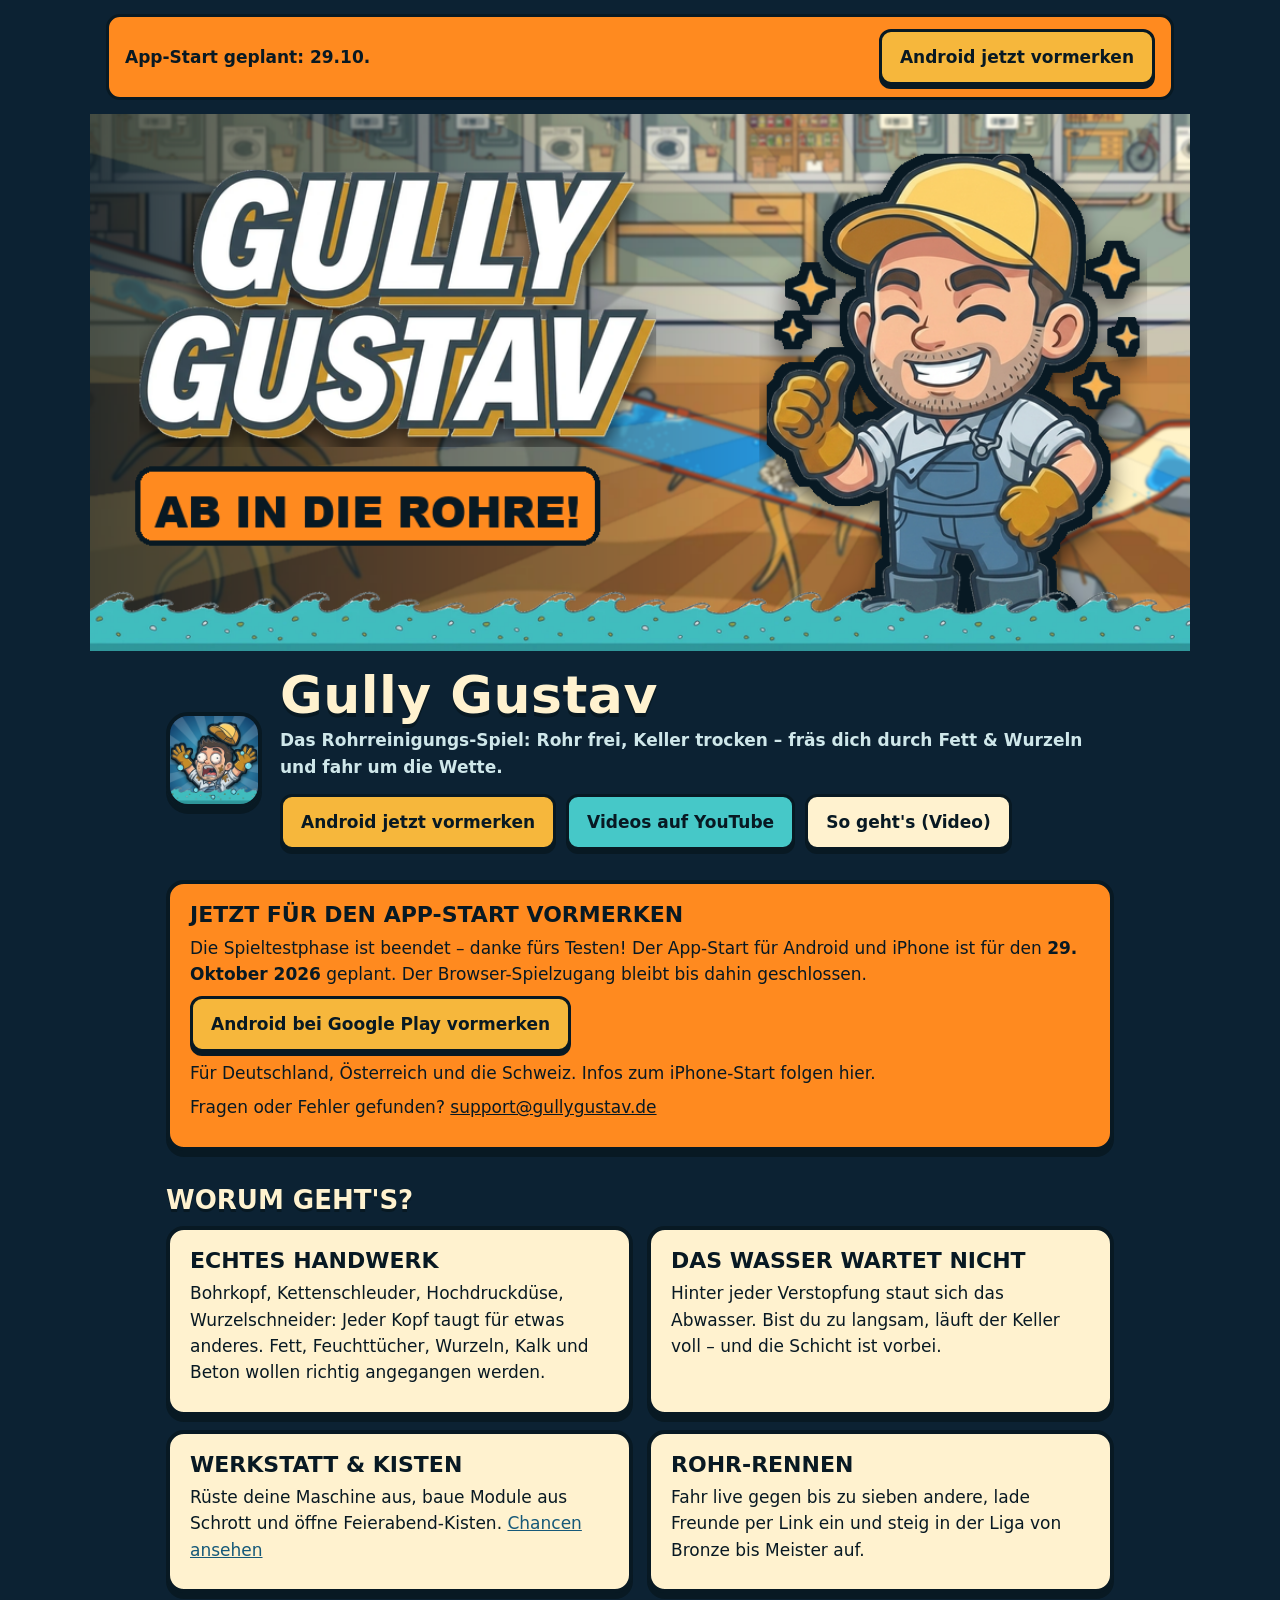
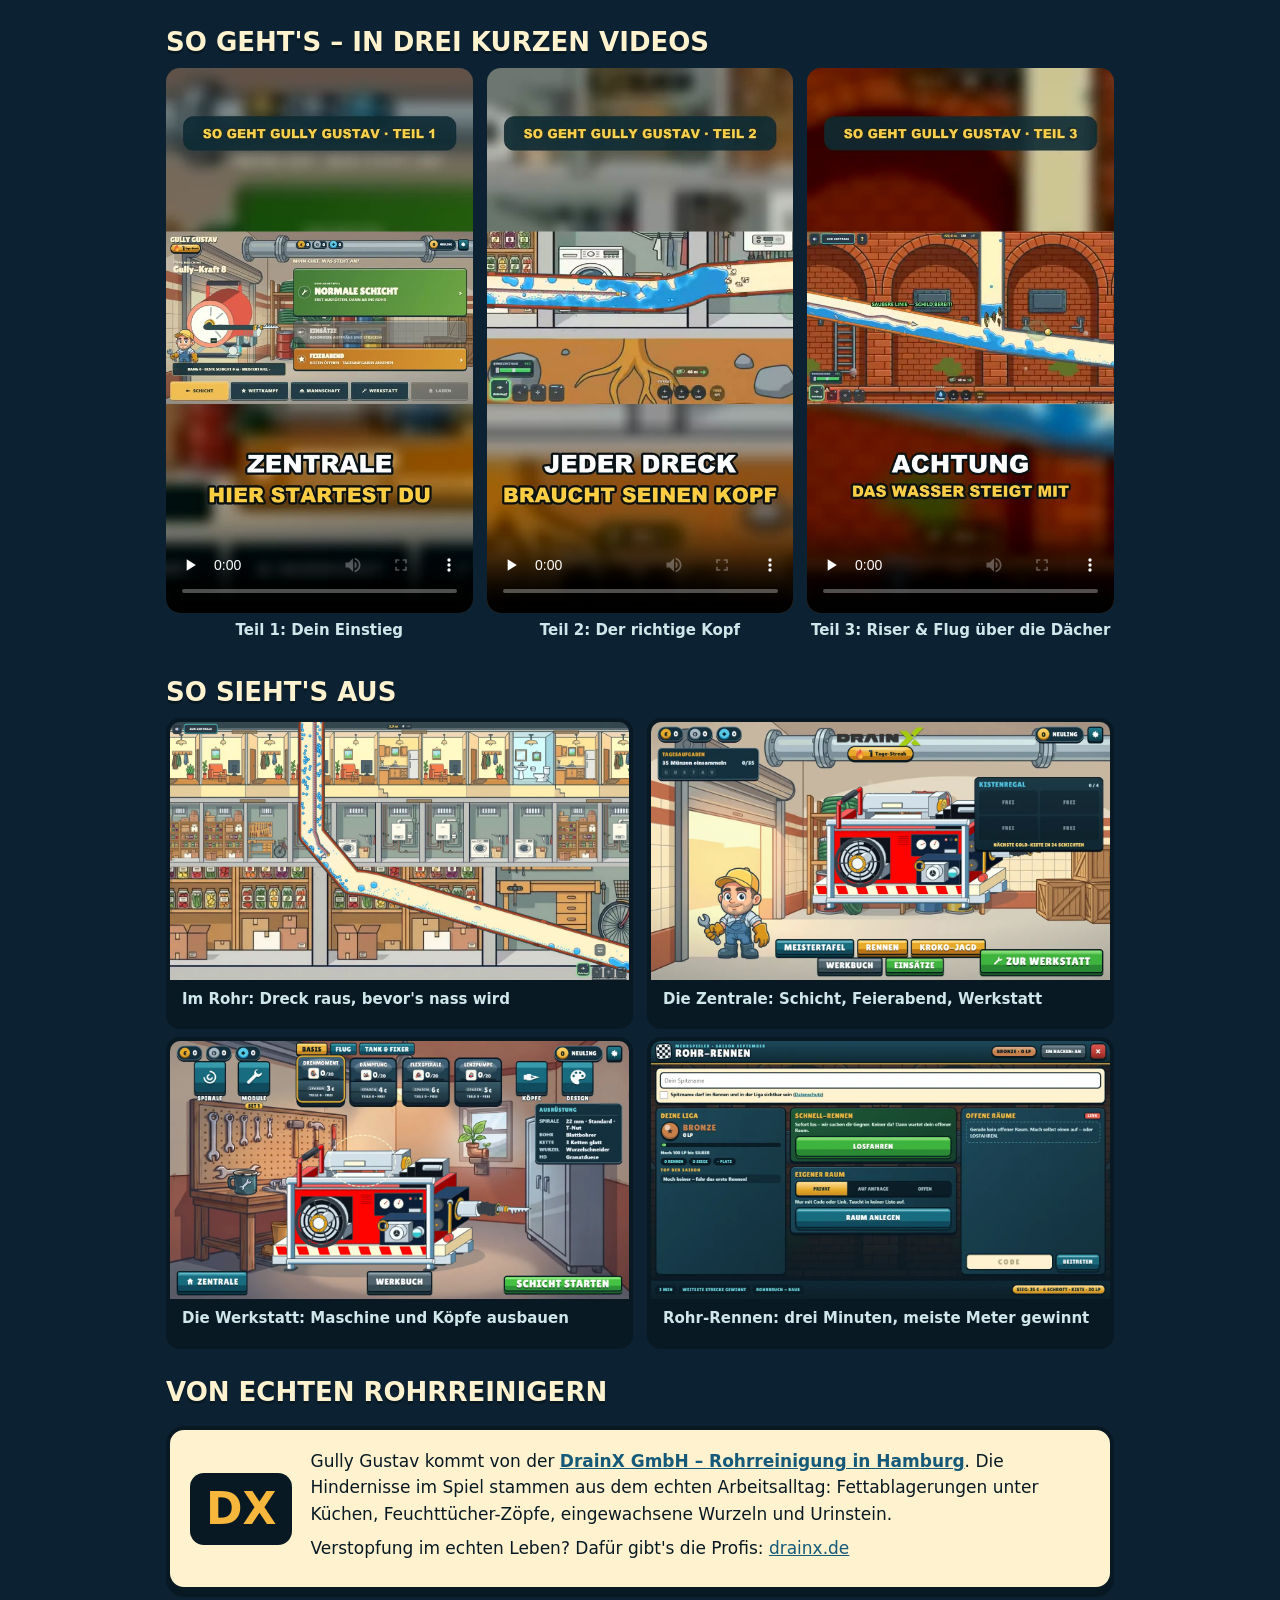
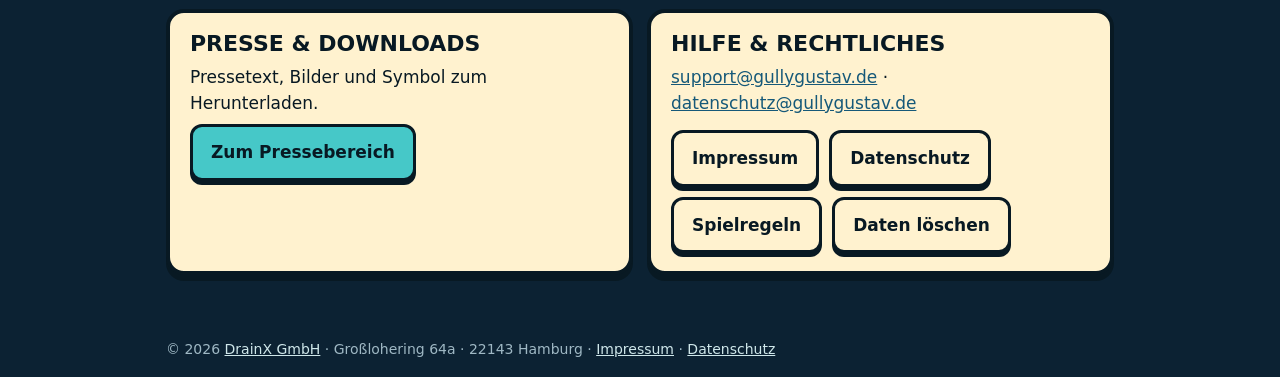
<file: index.html>
<!doctype html>
<html lang="de">
<head>
<meta charset="utf-8">
<meta name="viewport" content="width=device-width,initial-scale=1">
<title>Gully Gustav – das Rohrreinigungs-Spiel von DrainX</title>
<meta name="description" content="Gully Gustav: Fräs dich durch Fett, Feuchttücher und Wurzeln, bevor der Keller volläuft. Arcade-Spiel mit echter Wasserphysik, Werkstatt und Rohr-Rennen – gemacht von der DrainX GmbH, Rohrreinigung aus Hamburg.">
<link rel="canonical" href="https://gullygustav.de/">
<link rel="icon" href="assets/symbol-192.png">
<link rel="apple-touch-icon" href="assets/symbol-192.png">
<meta name="theme-color" content="#081923">
<meta property="og:type" content="website">
<meta property="og:site_name" content="Gully Gustav">
<meta property="og:title" content="Gully Gustav – das Rohrreinigungs-Spiel">
<meta property="og:description" content="Rohr frei, Keller trocken: Fräs dich durch Fett und Wurzeln und fahr um die Wette. Ein Spiel der DrainX GmbH aus Hamburg.">
<meta property="og:url" content="https://gullygustav.de/">
<meta property="og:image" content="https://gullygustav.de/assets/og-bild.jpg">
<meta property="og:image:width" content="1200">
<meta property="og:image:height" content="630">
<meta property="og:locale" content="de_DE">
<meta name="twitter:card" content="summary_large_image">
<script type="application/ld+json">
{
  "@context": "https://schema.org",
  "@type": "VideoGame",
  "name": "Gully Gustav",
  "url": "https://gullygustav.de/",
  "image": "https://gullygustav.de/assets/og-bild.jpg",
  "description": "Arcade-Spiel über Rohrreinigung: Werkzeugkopf wählen, Verstopfungen fräsen, bevor das Wasser den Keller flutet. Mit Werkstatt, Feierabend-Kisten und Rohr-Rennen.",
  "genre": ["Arcade", "Geschicklichkeit"],
  "gamePlatform": ["Webbrowser", "Android"],
  "inLanguage": ["de", "en"],
  "publisher": {
    "@type": "Organization",
    "name": "DrainX GmbH",
    "url": "https://drainx.de/",
    "address": { "@type": "PostalAddress", "streetAddress": "Großlohering 64a", "postalCode": "22143", "addressLocality": "Hamburg", "addressCountry": "DE" }
  },
  "sameAs": ["https://www.youtube.com/@gullygustavspiel"]
}
</script>
<style>
  :root { --tinte:#081923; --nacht:#0c2233; --papier:#fff2cf; --orange:#ff8a1f; --gold:#f6b73c; --wasser:#46c8c8; }
  * { box-sizing:border-box; }
  html { scroll-behavior:smooth; }
  body { margin:0; background:var(--nacht); color:var(--papier); font:17px/1.55 system-ui,-apple-system,"Segoe UI",Roboto,sans-serif; }
  a { color:var(--gold); }
  img { max-width:100%; }
  .held { max-width:1100px; margin:0 auto; }
  .vormerkleiste { margin:14px 16px; padding:12px 16px; display:flex; flex-wrap:wrap; gap:12px; align-items:center; justify-content:space-between; border:3px solid var(--tinte); border-radius:14px; background:var(--orange); color:var(--tinte); }
  .vormerkleiste p { margin:0; font-weight:800; }
  .held > img.banner { display:block; width:100%; height:auto; aspect-ratio:1024/500; }
  .held-inhalt { max-width:980px; width:100%; margin:0 auto; padding:18px 16px 4px; display:flex; gap:18px; align-items:center; }
  .held-inhalt img { width:96px; height:96px; border-radius:22px; border:4px solid var(--tinte); box-shadow:0 6px 0 var(--tinte); flex:none; }
  h1 { margin:0; font:900 clamp(30px,6vw,52px)/1 system-ui,sans-serif; letter-spacing:.5px; text-shadow:0 4px 0 var(--tinte); }
  .unter { margin:6px 0 0; font-weight:700; color:#cfe7ea; }
  .aktionen { display:flex; flex-wrap:wrap; gap:10px; margin:14px 0 0; }
  main { max-width:980px; margin:0 auto; padding:8px 16px 48px; }
  .karte { margin:18px 0; padding:18px 20px; border:4px solid var(--tinte); border-radius:18px; background:var(--papier); color:var(--tinte); box-shadow:0 6px 0 var(--tinte); }
  .karte h2 { margin:0 0 6px; font:900 22px/1.2 system-ui,sans-serif; text-transform:uppercase; }
  .karte p { margin:0 0 8px; }
  .raster { display:grid; grid-template-columns:repeat(auto-fit,minmax(min(100%,380px),1fr)); gap:14px; }
  .raster .karte { margin:0; }
  .hinweis { background:var(--orange); }
  .knopf { display:inline-block; padding:12px 18px; border:3px solid var(--tinte); border-radius:12px; background:var(--wasser); color:var(--tinte); font-weight:900; text-decoration:none; box-shadow:0 4px 0 var(--tinte); }
  .knopf.gold { background:var(--gold); }
  .knopf.leise { background:var(--papier); }
  .knopf:hover { transform:translateY(1px); box-shadow:0 3px 0 var(--tinte); }
  h2.abschnitt { margin:34px 0 10px; font:900 26px/1.2 system-ui,sans-serif; text-transform:uppercase; text-shadow:0 3px 0 var(--tinte); }
  .videos { display:grid; grid-template-columns:repeat(auto-fit,minmax(min(100%,230px),1fr)); gap:14px; }
  .videos figure { margin:0; } .videos video { width:100%; height:auto; aspect-ratio:9/16; border-radius:14px; background:#0f2a34; display:block; }
  .videos figcaption { margin-top:6px; font-size:15px; font-weight:700; text-align:center; color:#cfe7ea; }
  .galerie { display:grid; grid-template-columns:repeat(auto-fit,minmax(min(100%,420px),1fr)); gap:14px; }
  .galerie figure { margin:0; border:4px solid var(--tinte); border-radius:14px; overflow:hidden; background:var(--tinte); box-shadow:0 6px 0 var(--tinte); }
  .galerie img { display:block; width:100%; height:auto; aspect-ratio:16/9; object-fit:cover; }
  .galerie figcaption { padding:8px 12px; font-size:15px; font-weight:700; color:#cfe7ea; }
  .profi { display:grid; grid-template-columns:auto 1fr; gap:18px; align-items:center; }
  .profi .zeichen { font:900 44px/1 system-ui,sans-serif; background:var(--tinte); color:var(--gold); border-radius:14px; padding:14px 16px; }
  @media (max-width:560px) { .profi { grid-template-columns:1fr; } .held-inhalt { align-items:flex-start; } .held-inhalt img { width:72px; height:72px; } }
  footer { max-width:980px; margin:0 auto; padding:16px; font-size:14px; color:#9fb8c4; }
  footer a { color:#cfe7ea; }
</style>
</head>
<body>
<header class="held">
  <aside class="vormerkleiste" aria-label="Gully Gustav vormerken">
    <p>App-Start geplant: 29.10.</p>
    <a class="knopf gold" href="https://play.google.com/store/apps/details?id=de.drainx.gullygustav">Android jetzt vormerken</a>
  </aside>
  <img class="banner" src="assets/vorstellung-1024x500.png" alt="Gully Gustav – Ab in die Rohre!" width="1024" height="500">
  <div class="held-inhalt">
    <img src="assets/symbol-192.png" alt="Gully Gustav Symbol" width="96" height="96">
    <div>
      <h1>Gully Gustav</h1>
      <p class="unter">Das Rohrreinigungs-Spiel: Rohr frei, Keller trocken – fräs dich durch Fett &amp; Wurzeln und fahr um die Wette.</p>
      <div class="aktionen">
        <a class="knopf gold" href="https://play.google.com/store/apps/details?id=de.drainx.gullygustav">Android jetzt vormerken</a>
        <a class="knopf" href="https://www.youtube.com/@gullygustavspiel" rel="me">Videos auf YouTube</a>
        <a class="knopf leise" href="#sogehts">So geht's (Video)</a>
      </div>
    </div>
  </div>
</header>
<main>
  <section class="karte hinweis" id="launch">
    <h2>Jetzt für den App-Start vormerken</h2>
    <p>Die Spieltestphase ist beendet – danke fürs Testen! Der App-Start für Android und iPhone ist für den <strong>29. Oktober 2026</strong> geplant. Der Browser-Spielzugang bleibt bis dahin geschlossen.</p>
    <p><a class="knopf gold" href="https://play.google.com/store/apps/details?id=de.drainx.gullygustav">Android bei Google Play vormerken</a></p>
    <p>Für Deutschland, Österreich und die Schweiz. Infos zum iPhone-Start folgen hier.</p>
    <p>Fragen oder Fehler gefunden? <a href="mailto:support@gullygustav.de" style="color:var(--tinte)">support@gullygustav.de</a></p>
  </section>

  <h2 class="abschnitt">Worum geht's?</h2>
  <div class="raster">
    <section class="karte"><h2>Echtes Handwerk</h2><p>Bohrkopf, Kettenschleuder, Hochdruckdüse, Wurzelschneider: Jeder Kopf taugt für etwas anderes. Fett, Feuchttücher, Wurzeln, Kalk und Beton wollen richtig angegangen werden.</p></section>
    <section class="karte"><h2>Das Wasser wartet nicht</h2><p>Hinter jeder Verstopfung staut sich das Abwasser. Bist du zu langsam, läuft der Keller voll – und die Schicht ist vorbei.</p></section>
    <section class="karte"><h2>Werkstatt &amp; Kisten</h2><p>Rüste deine Maschine aus, baue Module aus Schrott und öffne Feierabend-Kisten. <a href="recht/#kisten" style="color:#165979">Chancen ansehen</a></p></section>
    <section class="karte"><h2>Rohr-Rennen</h2><p>Fahr live gegen bis zu sieben andere, lade Freunde per Link ein und steig in der Liga von Bronze bis Meister auf.</p></section>
  </div>

  <h2 class="abschnitt" id="sogehts">So geht's – in drei kurzen Videos</h2>
  <div class="videos">
    <figure><video controls playsinline preload="none" poster="assets/videos/tut-einstieg.jpg" width="1080" height="1920"><source src="assets/videos/tut-einstieg.mp4" type="video/mp4"></video><figcaption>Teil 1: Dein Einstieg</figcaption></figure>
    <figure><video controls playsinline preload="none" poster="assets/videos/tut-koepfe.jpg" width="1080" height="1920"><source src="assets/videos/tut-koepfe.mp4" type="video/mp4"></video><figcaption>Teil 2: Der richtige Kopf</figcaption></figure>
    <figure><video controls playsinline preload="none" poster="assets/videos/tut-riser.jpg" width="1080" height="1920"><source src="assets/videos/tut-riser.mp4" type="video/mp4"></video><figcaption>Teil 3: Riser &amp; Flug über die Dächer</figcaption></figure>
  </div>

  <h2 class="abschnitt" id="bilder">So sieht's aus</h2>
  <div class="galerie">
    <figure><img src="assets/bilder/fahrt.webp" alt="Gully Gustav: Spirale mit Fräskopf im Abwasserrohr unter einem Wohnhaus" loading="lazy" width="1280" height="720"><figcaption>Im Rohr: Dreck raus, bevor's nass wird</figcaption></figure>
    <figure><img src="assets/bilder/zentrale.webp" alt="Gully Gustav: Zentrale mit Schichtauswahl" loading="lazy" width="1280" height="720"><figcaption>Die Zentrale: Schicht, Feierabend, Werkstatt</figcaption></figure>
    <figure><img src="assets/bilder/werkstatt.webp" alt="Gully Gustav: Werkstatt mit Rohrreinigungsmaschine und Ausbau-Karten" loading="lazy" width="1280" height="720"><figcaption>Die Werkstatt: Maschine und Köpfe ausbauen</figcaption></figure>
    <figure><img src="assets/bilder/rennen.webp" alt="Gully Gustav: Rohr-Rennen gegen andere Spieler" loading="lazy" width="1280" height="720"><figcaption>Rohr-Rennen: drei Minuten, meiste Meter gewinnt</figcaption></figure>
  </div>

  <h2 class="abschnitt">Von echten Rohrreinigern</h2>
  <section class="karte profi">
    <div class="zeichen" aria-hidden="true">DX</div>
    <div>
      <p>Gully Gustav kommt von der <a href="https://drainx.de/" style="color:#165979"><strong>DrainX GmbH – Rohrreinigung in Hamburg</strong></a>. Die Hindernisse im Spiel stammen aus dem echten Arbeitsalltag: Fettablagerungen unter Küchen, Feuchttücher-Zöpfe, eingewachsene Wurzeln und Urinstein.</p>
      <p>Verstopfung im echten Leben? Dafür gibt's die Profis: <a href="https://drainx.de/" style="color:#165979">drainx.de</a></p>
    </div>
  </section>

  <div class="raster">
    <section class="karte"><h2>Presse &amp; Downloads</h2><p>Pressetext, Bilder und Symbol zum Herunterladen.</p><a class="knopf" href="presse/">Zum Pressebereich</a></section>
    <section class="karte"><h2>Hilfe &amp; Rechtliches</h2><p><a href="mailto:support@gullygustav.de" style="color:#165979">support@gullygustav.de</a> · <a href="mailto:datenschutz@gullygustav.de" style="color:#165979">datenschutz@gullygustav.de</a></p>
      <div class="aktionen"><a class="knopf leise" href="recht/#impressum">Impressum</a><a class="knopf leise" href="recht/#datenschutz">Datenschutz</a><a class="knopf leise" href="recht/#regeln">Spielregeln</a><a class="knopf leise" href="recht/#loeschen">Daten löschen</a></div></section>
  </div>
</main>
<footer>
  © 2026 <a href="https://drainx.de/">DrainX GmbH</a> · Großlohering 64a · 22143 Hamburg · <a href="recht/#impressum">Impressum</a> · <a href="recht/#datenschutz">Datenschutz</a>
</footer>
</body>
</html>
</file>
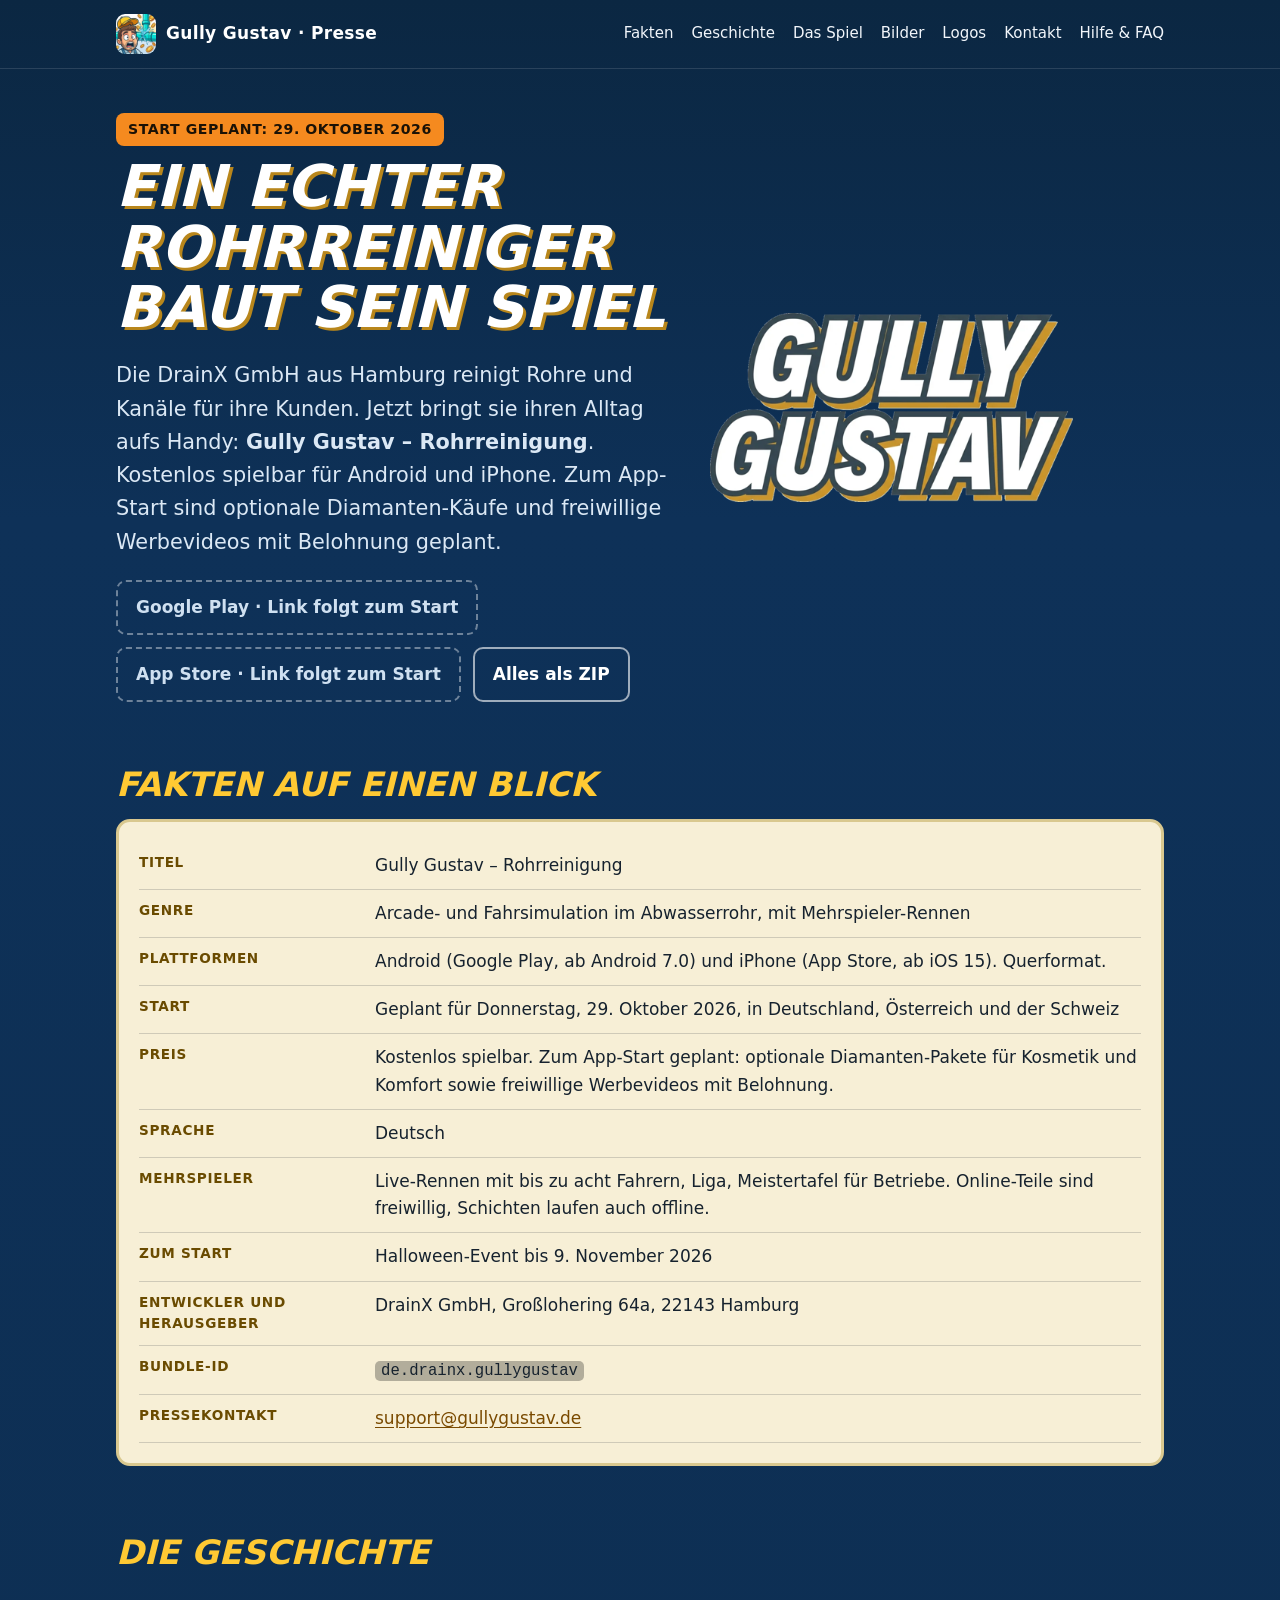
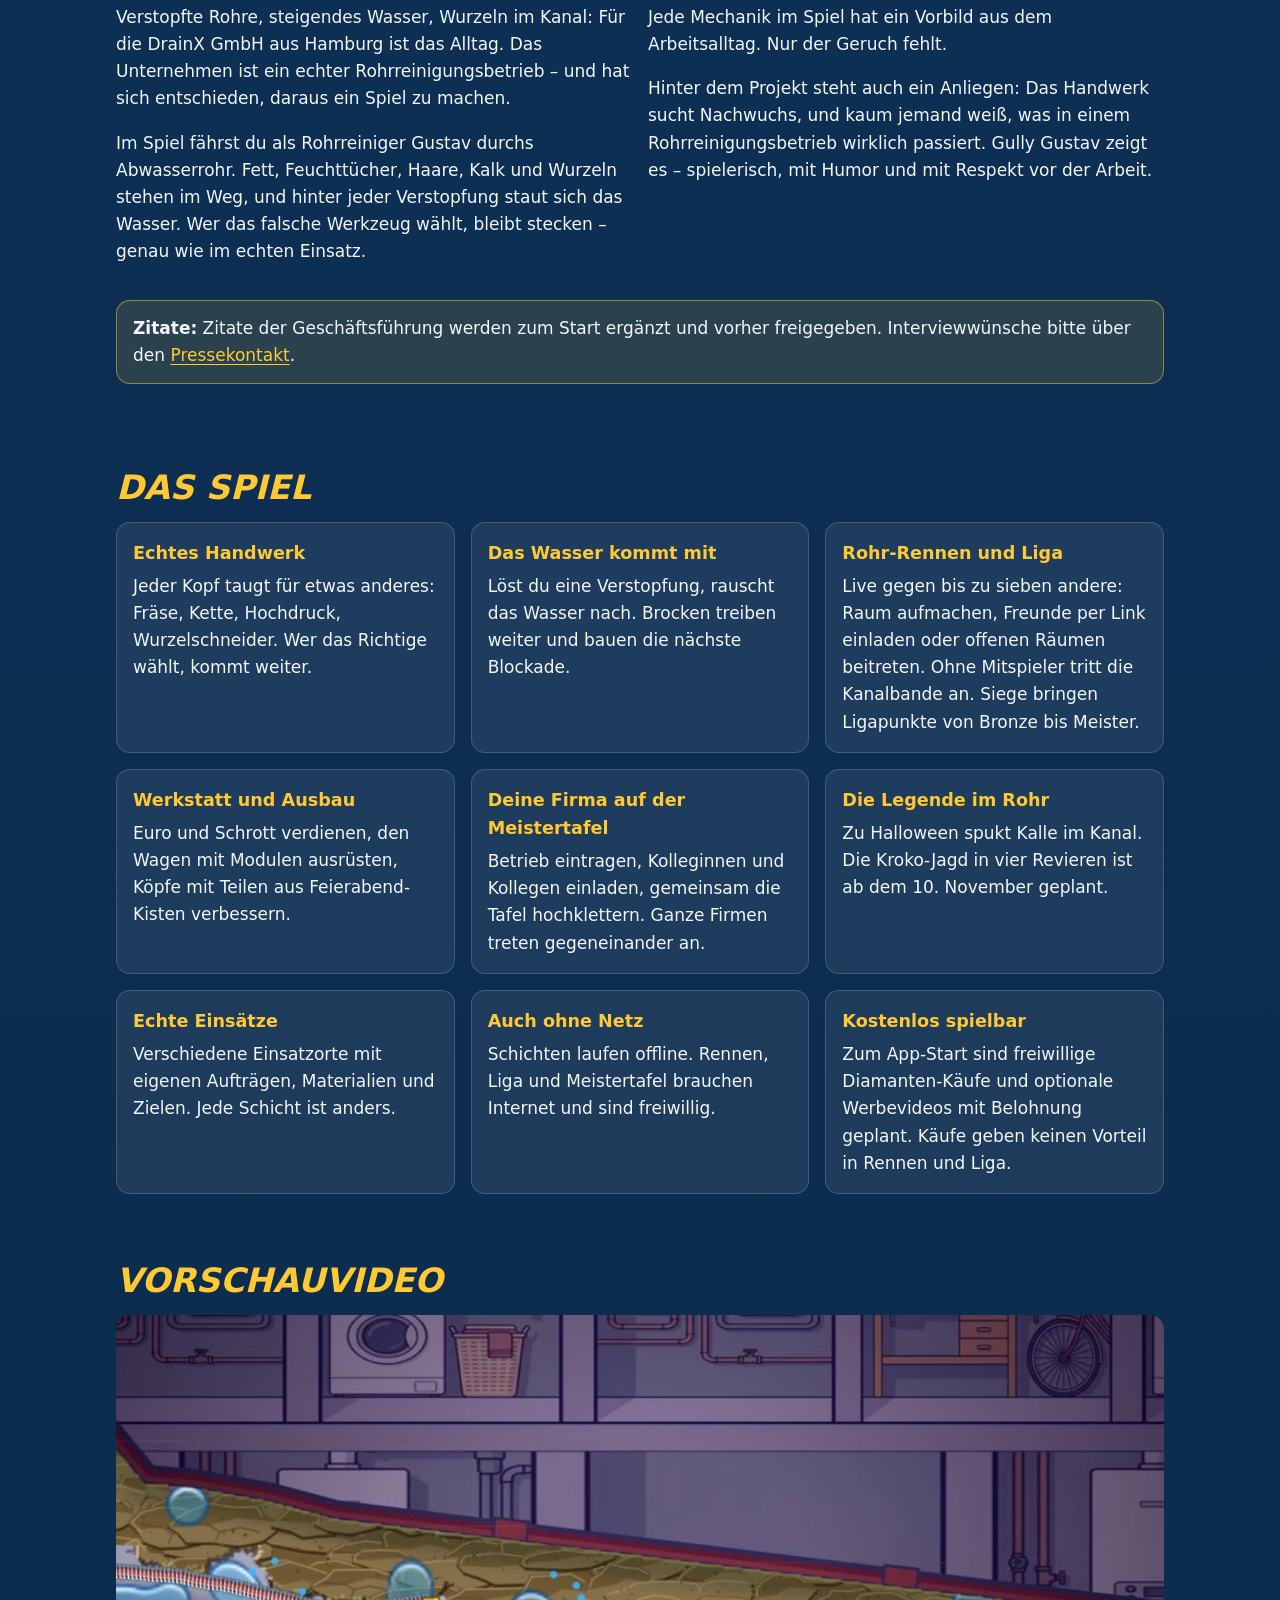
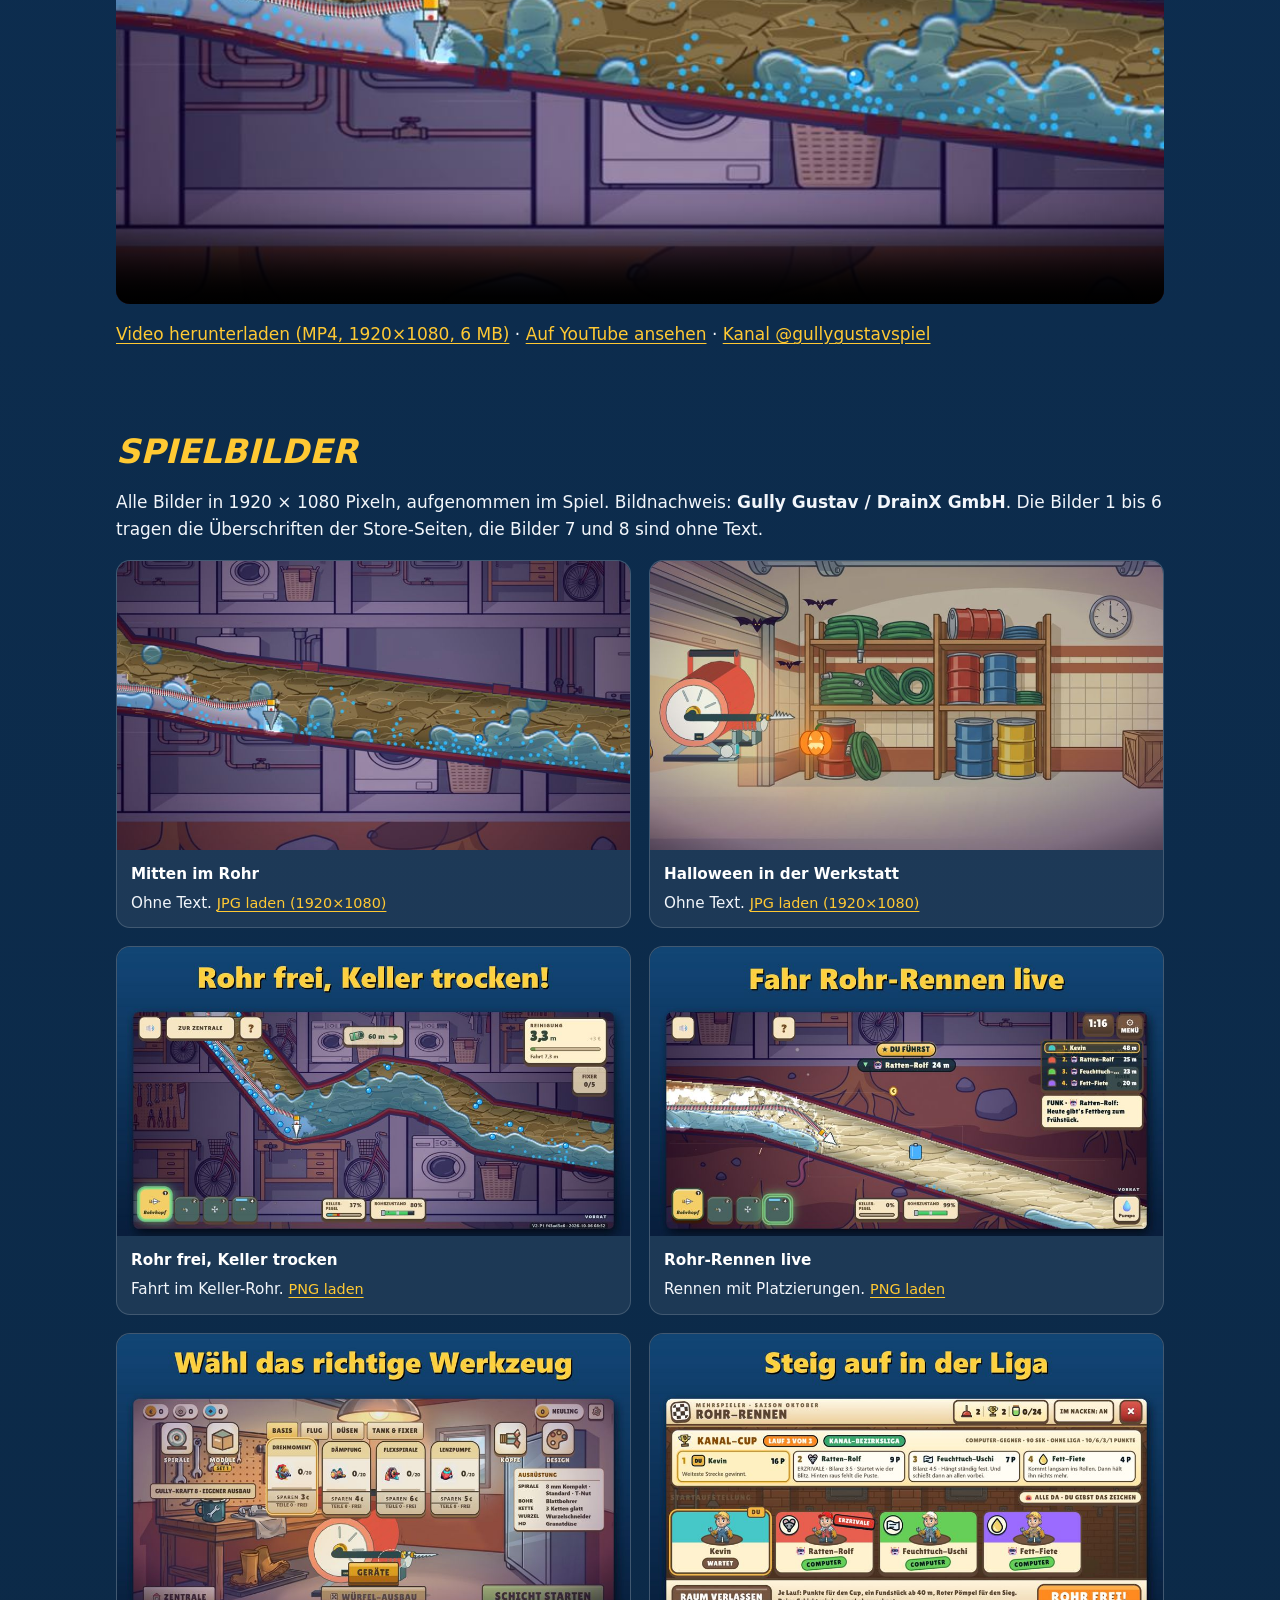
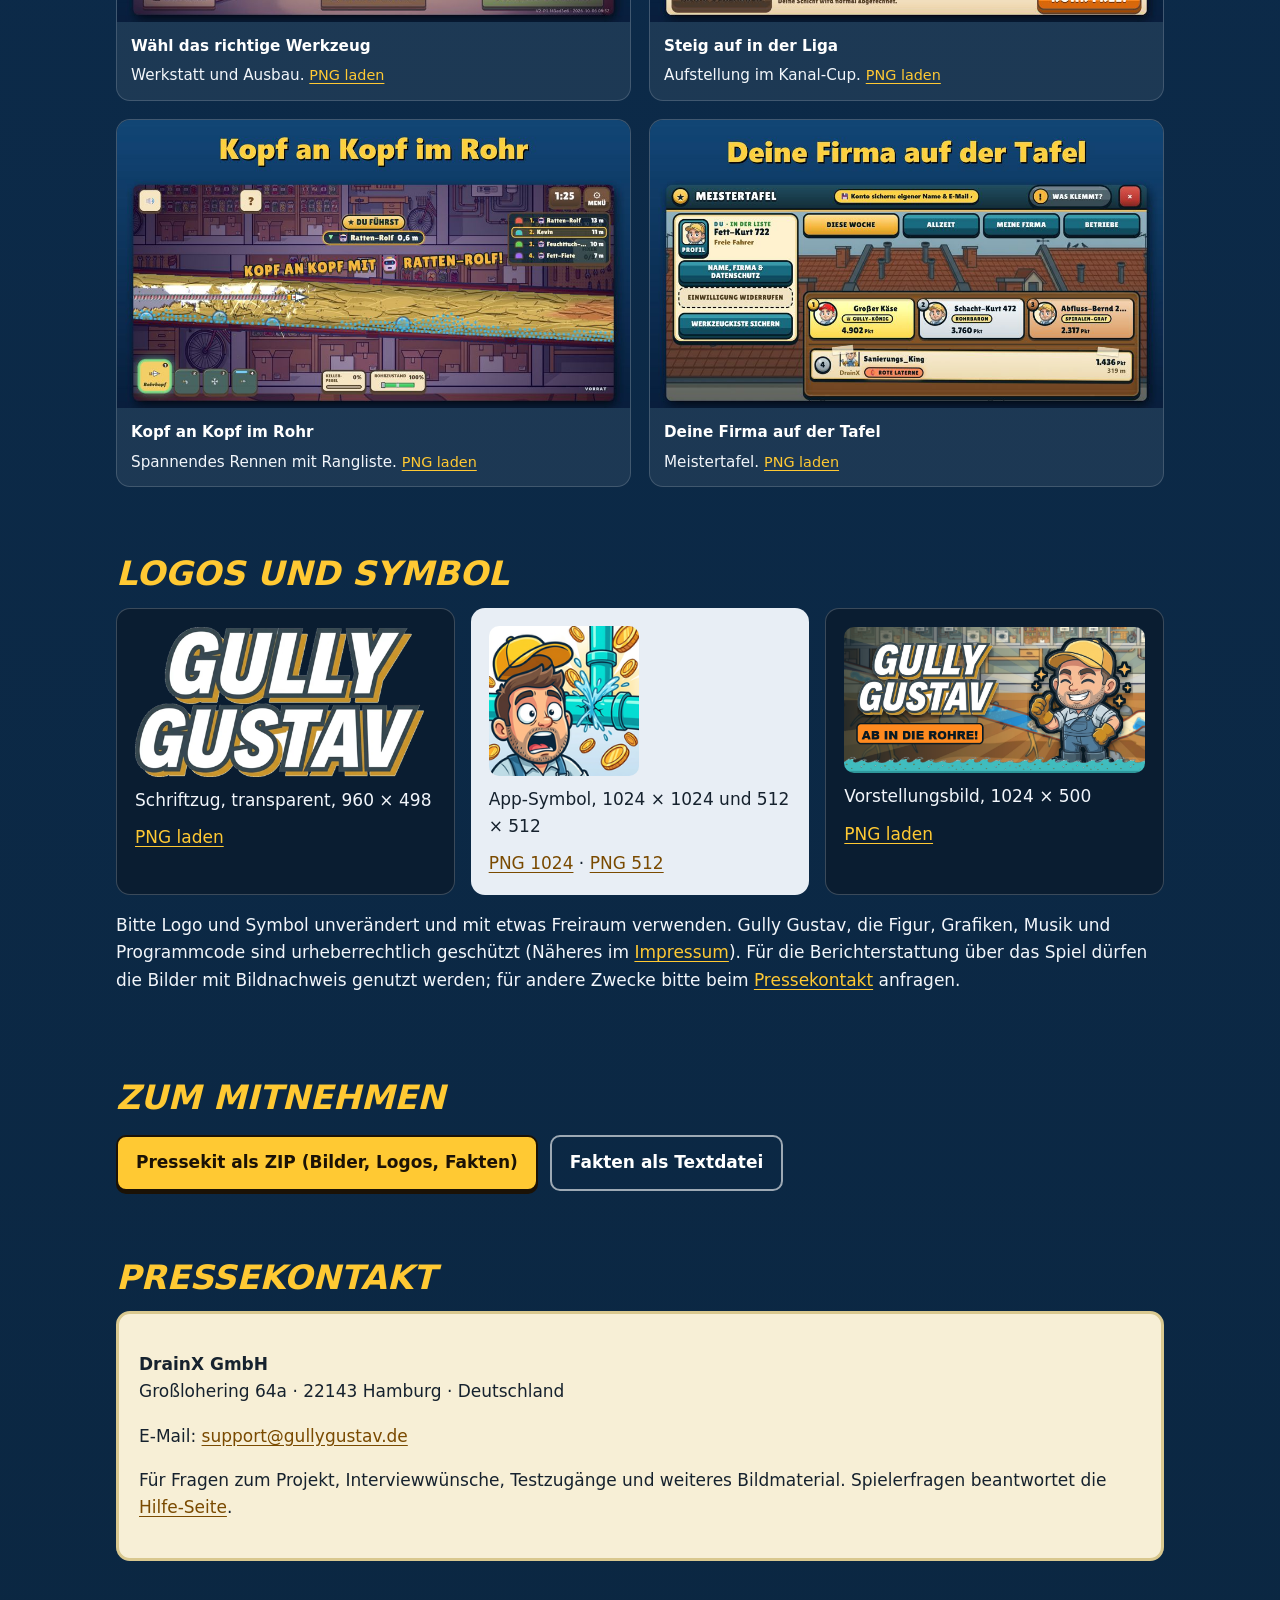
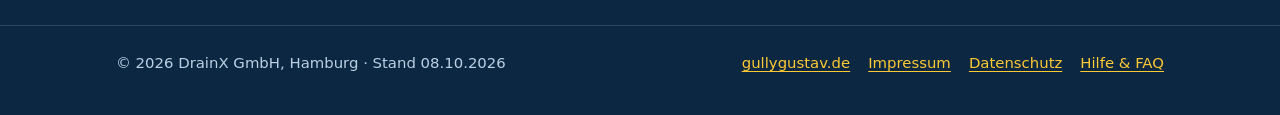
<file: presse/index.html>
<!doctype html>
<html lang="de">
<head>
<meta charset="utf-8">
<meta name="viewport" content="width=device-width,initial-scale=1">
<title>Pressemappe Gully Gustav</title>
<meta name="description" content="Pressemappe zu Gully Gustav: Rohrreinigungs-Spiel von der DrainX GmbH aus Hamburg. Fakten, Geschichte, Bilder, Logos und Kontakt. Start geplant am 29.10.2026 für Android und iPhone.">
<meta name="theme-color" content="#0b2742">
<link rel="icon" type="image/png" href="assets/vorschau/favicon-64.png">
<link rel="stylesheet" href="assets/seite.css">
</head>
<body data-kaeufe="geplant">
<a class="skip" href="#inhalt">Zum Inhalt</a>
<header class="kopf">
  <div class="huelle">
    <a class="marke" href="./"><img src="assets/vorschau/symbol-192.png" width="40" height="40" alt="">Gully Gustav · Presse</a>
    <nav class="haupt" aria-label="Seiten">
      <a href="#fakten">Fakten</a>
      <a href="#geschichte">Geschichte</a>
      <a href="#features">Das Spiel</a>
      <a href="#bilder">Bilder</a>
      <a href="#logos">Logos</a>
      <a href="#kontakt">Kontakt</a>
      <a href="support/">Hilfe &amp; FAQ</a>
    </nav>
  </div>
</header>

<main id="inhalt">
<div class="huelle">
  <div class="held">
    <div>
      <span class="etikett">Start geplant: 29. Oktober 2026</span>
      <h1>Ein echter Rohrreiniger baut sein Spiel</h1>
      <p class="lead">Die DrainX GmbH aus Hamburg reinigt Rohre und Kanäle für ihre Kunden. Jetzt bringt sie ihren Alltag aufs Handy: <strong>Gully Gustav – Rohrreinigung</strong>. Kostenlos spielbar für Android und iPhone. Zum App-Start sind optionale Diamanten-Käufe und freiwillige Werbevideos mit Belohnung geplant.</p>
      <div class="knopfreihe">
        <!-- STORE-LINKS: erst eintragen, wenn die Store-Seiten live sind (aus <span class="knopf aus"> wird <a class="knopf" href="...">) -->
        <span class="knopf aus" aria-disabled="true">Google Play · Link folgt zum Start</span>
        <span class="knopf aus" aria-disabled="true">App Store · Link folgt zum Start</span>
        <a class="knopf zweit" href="assets/gully-gustav-pressekit.zip" download>Alles als ZIP</a>
      </div>
    </div>
    <img class="logo" src="assets/vorschau/logo-480.png" width="480" height="249" alt="Logo Gully Gustav">
  </div>
</div>

<section id="fakten">
  <div class="huelle">
    <h2>Fakten auf einen Blick</h2>
    <div class="karte">
      <dl class="fakten">
        <div><dt>Titel</dt><dd>Gully Gustav – Rohrreinigung</dd></div>
        <div><dt>Genre</dt><dd>Arcade- und Fahrsimulation im Abwasserrohr, mit Mehrspieler-Rennen</dd></div>
        <div><dt>Plattformen</dt><dd>Android (Google Play, ab Android 7.0) und iPhone (App Store, ab iOS 15). Querformat.</dd></div>
        <div><dt>Start</dt><dd>Geplant für Donnerstag, 29. Oktober 2026, in Deutschland, Österreich und der Schweiz</dd></div>
        <div><dt>Preis</dt><dd>Kostenlos spielbar. Zum App-Start geplant: optionale Diamanten-Pakete für Kosmetik und Komfort sowie freiwillige Werbevideos mit Belohnung.</dd></div>
        <div><dt>Sprache</dt><dd>Deutsch</dd></div>
        <div><dt>Mehrspieler</dt><dd>Live-Rennen mit bis zu acht Fahrern, Liga, Meistertafel für Betriebe. Online-Teile sind freiwillig, Schichten laufen auch offline.</dd></div>
        <div><dt>Zum Start</dt><dd>Halloween-Event bis 9. November 2026</dd></div>
        <div><dt>Entwickler und Herausgeber</dt><dd>DrainX GmbH, Großlohering 64a, 22143 Hamburg</dd></div>
        <div><dt>Bundle-ID</dt><dd><code>de.drainx.gullygustav</code></dd></div>
        <div><dt>Pressekontakt</dt><dd><a href="mailto:support@gullygustav.de?subject=Presseanfrage%20Gully%20Gustav">support@gullygustav.de</a></dd></div>
      </dl>
    </div>
  </div>
</section>

<section id="geschichte">
  <div class="huelle">
    <h2>Die Geschichte</h2>
    <div class="raster zwei">
      <div>
        <p>Verstopfte Rohre, steigendes Wasser, Wurzeln im Kanal: Für die DrainX GmbH aus Hamburg ist das Alltag. Das Unternehmen ist ein echter Rohrreinigungsbetrieb – und hat sich entschieden, daraus ein Spiel zu machen.</p>
        <p>Im Spiel fährst du als Rohrreiniger Gustav durchs Abwasserrohr. Fett, Feuchttücher, Haare, Kalk und Wurzeln stehen im Weg, und hinter jeder Verstopfung staut sich das Wasser. Wer das falsche Werkzeug wählt, bleibt stecken – genau wie im echten Einsatz.</p>
      </div>
      <div>
        <p>Jede Mechanik im Spiel hat ein Vorbild aus dem Arbeitsalltag. Nur der Geruch fehlt.</p>
        <p>Hinter dem Projekt steht auch ein Anliegen: Das Handwerk sucht Nachwuchs, und kaum jemand weiß, was in einem Rohrreinigungsbetrieb wirklich passiert. Gully Gustav zeigt es – spielerisch, mit Humor und mit Respekt vor der Arbeit.</p>
      </div>
    </div>
    <p class="hinweis"><strong>Zitate:</strong> Zitate der Geschäftsführung werden zum Start ergänzt und vorher freigegeben. Interviewwünsche bitte über den <a href="#kontakt">Pressekontakt</a>.</p>
  </div>
</section>

<section id="features">
  <div class="huelle">
    <h2>Das Spiel</h2>
    <div class="raster drei">
      <div class="merkmal"><h3>Echtes Handwerk</h3><p>Jeder Kopf taugt für etwas anderes: Fräse, Kette, Hochdruck, Wurzelschneider. Wer das Richtige wählt, kommt weiter.</p></div>
      <div class="merkmal"><h3>Das Wasser kommt mit</h3><p>Löst du eine Verstopfung, rauscht das Wasser nach. Brocken treiben weiter und bauen die nächste Blockade.</p></div>
      <div class="merkmal"><h3>Rohr-Rennen und Liga</h3><p>Live gegen bis zu sieben andere: Raum aufmachen, Freunde per Link einladen oder offenen Räumen beitreten. Ohne Mitspieler tritt die Kanalbande an. Siege bringen Ligapunkte von Bronze bis Meister.</p></div>
      <div class="merkmal"><h3>Werkstatt und Ausbau</h3><p>Euro und Schrott verdienen, den Wagen mit Modulen ausrüsten, Köpfe mit Teilen aus Feierabend-Kisten verbessern.</p></div>
      <div class="merkmal"><h3>Deine Firma auf der Meistertafel</h3><p>Betrieb eintragen, Kolleginnen und Kollegen einladen, gemeinsam die Tafel hochklettern. Ganze Firmen treten gegeneinander an.</p></div>
      <div class="merkmal"><h3>Die Legende im Rohr</h3><p>Zu Halloween spukt Kalle im Kanal. Die Kroko-Jagd in vier Revieren ist ab dem 10. November geplant.</p></div>
      <div class="merkmal"><h3>Echte Einsätze</h3><p>Verschiedene Einsatzorte mit eigenen Aufträgen, Materialien und Zielen. Jede Schicht ist anders.</p></div>
      <div class="merkmal"><h3>Auch ohne Netz</h3><p>Schichten laufen offline. Rennen, Liga und Meistertafel brauchen Internet und sind freiwillig.</p></div>
      <div class="merkmal"><h3>Kostenlos spielbar</h3><p>Zum App-Start sind freiwillige Diamanten-Käufe und optionale Werbevideos mit Belohnung geplant. Käufe geben keinen Vorteil in Rennen und Liga.</p></div>
    </div>
  </div>
</section>

<section id="video">
  <div class="huelle">
    <h2>Vorschauvideo</h2>
    <video controls preload="none" poster="assets/vorschau/video-poster.jpg" playsinline width="1920" height="1080">
      <source src="assets/video/gully-gustav-vorschau-1920x1080.mp4" type="video/mp4">
      Dein Browser zeigt das Video nicht. <a href="assets/video/gully-gustav-vorschau-1920x1080.mp4">Video herunterladen (MP4, 1920×1080, 6 MB)</a>.
    </video>
    <p><a href="assets/video/gully-gustav-vorschau-1920x1080.mp4" download>Video herunterladen (MP4, 1920×1080, 6 MB)</a> · <a href="https://youtu.be/xipaqTTVWK8" rel="noopener">Auf YouTube ansehen</a> · <a href="https://www.youtube.com/@gullygustavspiel" rel="noopener">Kanal @gullygustavspiel</a></p>
  </div>
</section>

<section id="bilder">
  <div class="huelle">
    <h2>Spielbilder</h2>
    <p>Alle Bilder in 1920 × 1080 Pixeln, aufgenommen im Spiel. Bildnachweis: <strong>Gully Gustav / DrainX GmbH</strong>. Die Bilder 1 bis 6 tragen die Überschriften der Store-Seiten, die Bilder 7 und 8 sind ohne Text.</p>
    <div class="galerie">
      <figure><img src="assets/vorschau/spielbild-7-rohr-ohne-text.jpg" width="960" height="540" loading="lazy" alt="Der Bohrkopf frisst sich durch eine Kruste im Kellerrohr, Wasser sprudelt nach"><figcaption><strong>Mitten im Rohr</strong>Ohne Text. <a class="dl" href="assets/bilder/spielbild-7-rohr-ohne-text.jpg" download>JPG laden (1920×1080)</a></figcaption></figure>
      <figure><img src="assets/vorschau/spielbild-8-halloween-werkstatt-ohne-text.jpg" width="960" height="540" loading="lazy" alt="Werkstatt mit Schlauchtrommel, Fässern, Kürbis und Fledermäusen zu Halloween"><figcaption><strong>Halloween in der Werkstatt</strong>Ohne Text. <a class="dl" href="assets/bilder/spielbild-8-halloween-werkstatt-ohne-text.jpg" download>JPG laden (1920×1080)</a></figcaption></figure>
      <figure><img src="assets/vorschau/spielbild-1-fahrt-mit-ueberschrift.jpg" width="960" height="540" loading="lazy" alt="Rohr frei, Keller trocken: Fahrt durch ein Rohr im Waschkeller"><figcaption><strong>Rohr frei, Keller trocken</strong>Fahrt im Keller-Rohr. <a class="dl" href="assets/bilder/spielbild-1-fahrt-mit-ueberschrift.png" download>PNG laden</a></figcaption></figure>
      <figure><img src="assets/vorschau/spielbild-2-rennen-mit-ueberschrift.jpg" width="960" height="540" loading="lazy" alt="Rohr-Rennen live mit Rangliste und Funkmeldung"><figcaption><strong>Rohr-Rennen live</strong>Rennen mit Platzierungen. <a class="dl" href="assets/bilder/spielbild-2-rennen-mit-ueberschrift.png" download>PNG laden</a></figcaption></figure>
      <figure><img src="assets/vorschau/spielbild-3-werkstatt-mit-ueberschrift.jpg" width="960" height="540" loading="lazy" alt="Werkstatt mit Werkzeugwand und Ausbau-Auswahl"><figcaption><strong>Wähl das richtige Werkzeug</strong>Werkstatt und Ausbau. <a class="dl" href="assets/bilder/spielbild-3-werkstatt-mit-ueberschrift.png" download>PNG laden</a></figcaption></figure>
      <figure><img src="assets/vorschau/spielbild-4-liga-mit-ueberschrift.jpg" width="960" height="540" loading="lazy" alt="Startaufstellung im Kanal-Cup mit vier Fahrern"><figcaption><strong>Steig auf in der Liga</strong>Aufstellung im Kanal-Cup. <a class="dl" href="assets/bilder/spielbild-4-liga-mit-ueberschrift.png" download>PNG laden</a></figcaption></figure>
      <figure><img src="assets/vorschau/spielbild-5-kopf-an-kopf-mit-ueberschrift.jpg" width="960" height="540" loading="lazy" alt="Kopf an Kopf im Rohr: Rennen gegen Ratten-Rolf mit Rangliste"><figcaption><strong>Kopf an Kopf im Rohr</strong>Spannendes Rennen mit Rangliste. <a class="dl" href="assets/bilder/spielbild-5-kopf-an-kopf-mit-ueberschrift.png" download>PNG laden</a></figcaption></figure>
      <figure><img src="assets/vorschau/spielbild-6-meistertafel-mit-ueberschrift.jpg" width="960" height="540" loading="lazy" alt="Meistertafel mit Firmen-Rangliste"><figcaption><strong>Deine Firma auf der Tafel</strong>Meistertafel. <a class="dl" href="assets/bilder/spielbild-6-meistertafel-mit-ueberschrift.png" download>PNG laden</a></figcaption></figure>
    </div>
  </div>
</section>

<section id="logos">
  <div class="huelle">
    <h2>Logos und Symbol</h2>
    <div class="logos">
      <figure class="dunkel"><img src="assets/vorschau/logo-480.png" width="480" height="249" loading="lazy" alt="Schriftzug Gully Gustav"><span>Schriftzug, transparent, 960 × 498</span><a href="assets/logo/logo-gully-gustav.png" download>PNG laden</a></figure>
      <figure class="hell"><img src="assets/vorschau/symbol-192.png" width="150" height="150" loading="lazy" alt="App-Symbol: erschrockener Gustav mit Helm im steigenden Wasser"><span>App-Symbol, 1024 × 1024 und 512 × 512</span><span><a href="assets/logo/app-symbol-1024.png" download>PNG 1024</a> · <a href="assets/logo/app-symbol-512.png" download>PNG 512</a></span></figure>
      <figure class="dunkel"><img src="assets/logo/vorstellungsbild-1024x500.png" width="1024" height="500" loading="lazy" alt="Vorstellungsbild: Gustav mit Daumen hoch, Schriftzug und Spruch Ab in die Rohre"><span>Vorstellungsbild, 1024 × 500</span><a href="assets/logo/vorstellungsbild-1024x500.png" download>PNG laden</a></figure>
    </div>
    <p>Bitte Logo und Symbol unverändert und mit etwas Freiraum verwenden. Gully Gustav, die Figur, Grafiken, Musik und Programmcode sind urheberrechtlich geschützt (Näheres im <a href="https://gullygustav.de/recht/#impressum" rel="noopener">Impressum</a>). Für die Berichterstattung über das Spiel dürfen die Bilder mit Bildnachweis genutzt werden; für andere Zwecke bitte beim <a href="#kontakt">Pressekontakt</a> anfragen.</p>
  </div>
</section>

<section id="download">
  <div class="huelle">
    <h2>Zum Mitnehmen</h2>
    <div class="knopfreihe">
      <a class="knopf" href="assets/gully-gustav-pressekit.zip" download>Pressekit als ZIP (Bilder, Logos, Fakten)</a>
      <a class="knopf zweit" href="assets/fakten.txt" download>Fakten als Textdatei</a>
    </div>
  </div>
</section>

<section id="kontakt">
  <div class="huelle">
    <h2>Pressekontakt</h2>
    <div class="karte">
      <p><strong>DrainX GmbH</strong><br>Großlohering 64a · 22143 Hamburg · Deutschland</p>
      <p>E-Mail: <a href="mailto:support@gullygustav.de?subject=Presseanfrage%20Gully%20Gustav">support@gullygustav.de</a></p>
      <p>Für Fragen zum Projekt, Interviewwünsche, Testzugänge und weiteres Bildmaterial. Spielerfragen beantwortet die <a href="support/">Hilfe-Seite</a>.</p>
    </div>
  </div>
</section>
</main>

<footer class="fuss">
  <div class="huelle">
    <span>© 2026 DrainX GmbH, Hamburg · Stand 08.10.2026</span>
    <ul>
      <li><a href="https://gullygustav.de/" rel="noopener">gullygustav.de</a></li>
      <li><a href="https://gullygustav.de/recht/#impressum" rel="noopener">Impressum</a></li>
      <li><a href="https://gullygustav.de/recht/#datenschutz" rel="noopener">Datenschutz</a></li>
      <li><a href="support/">Hilfe &amp; FAQ</a></li>
    </ul>
  </div>
</footer>
</body>
</html>
</file>
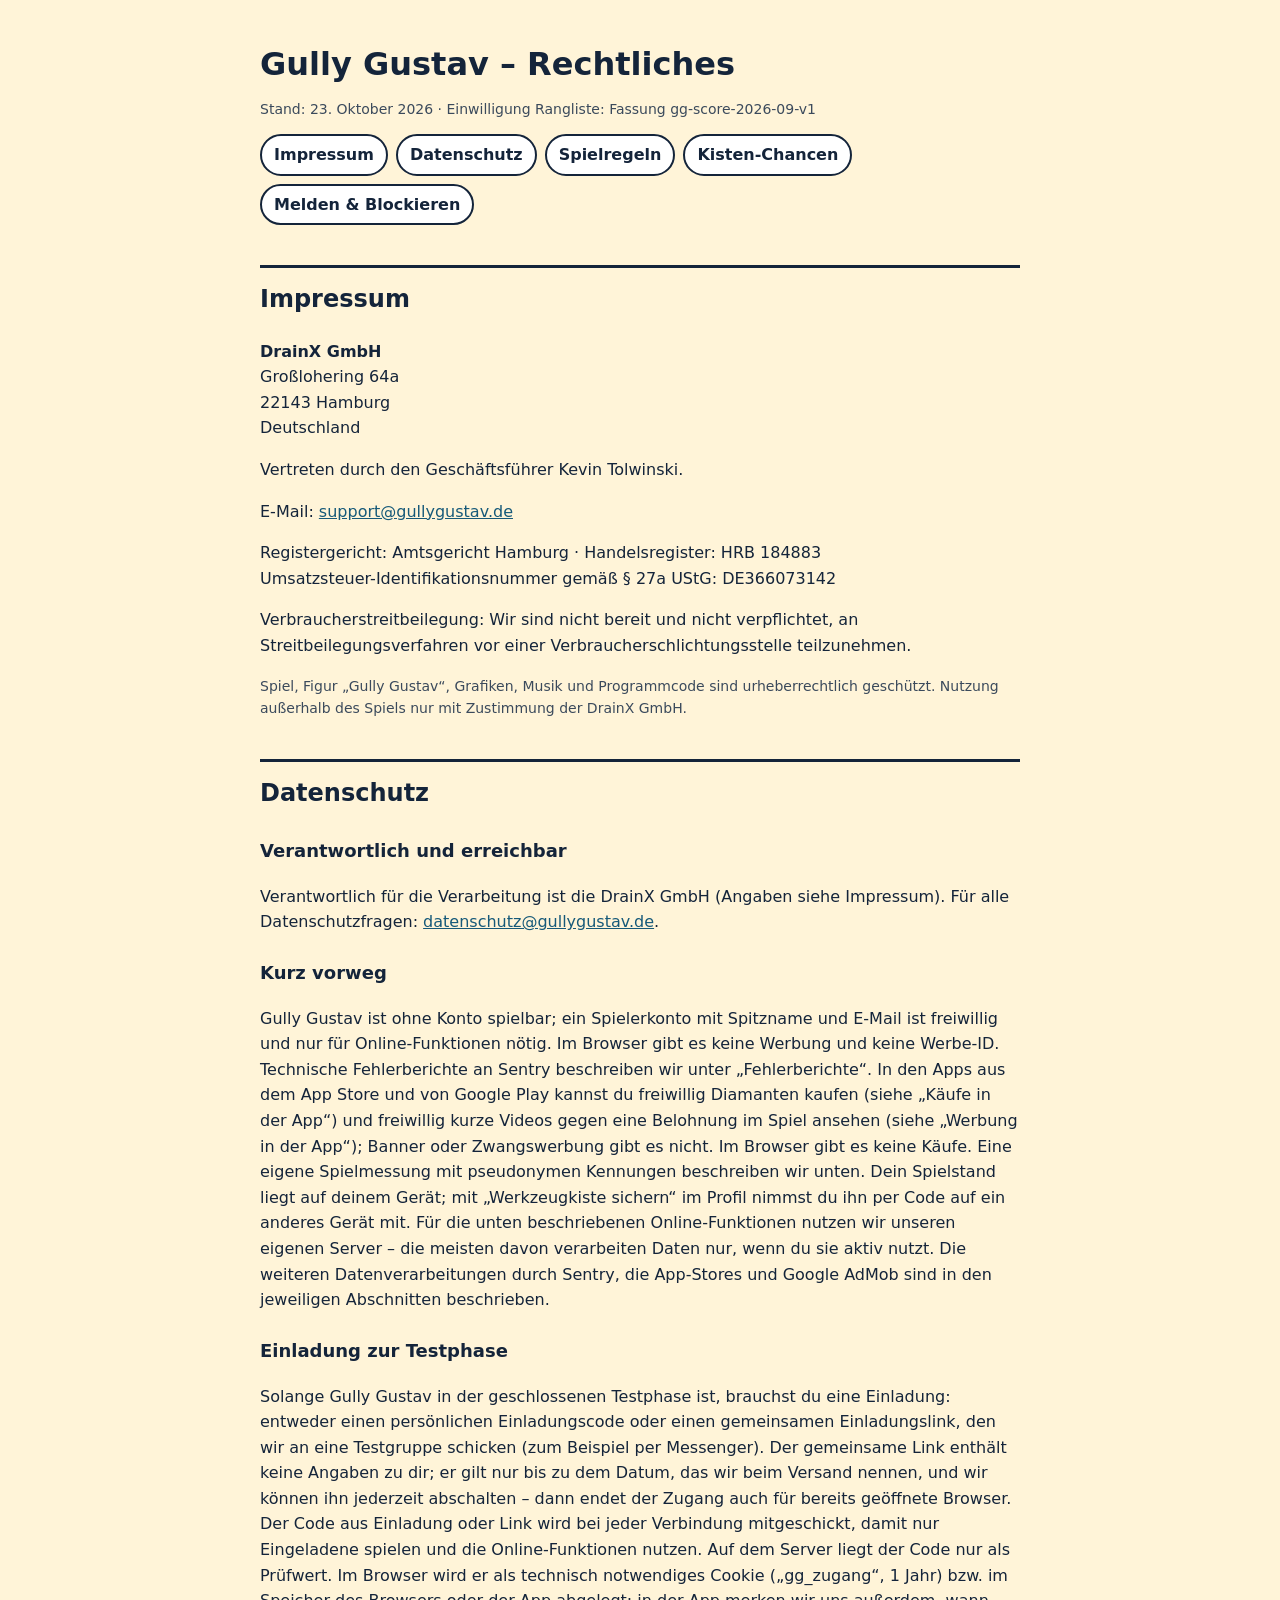
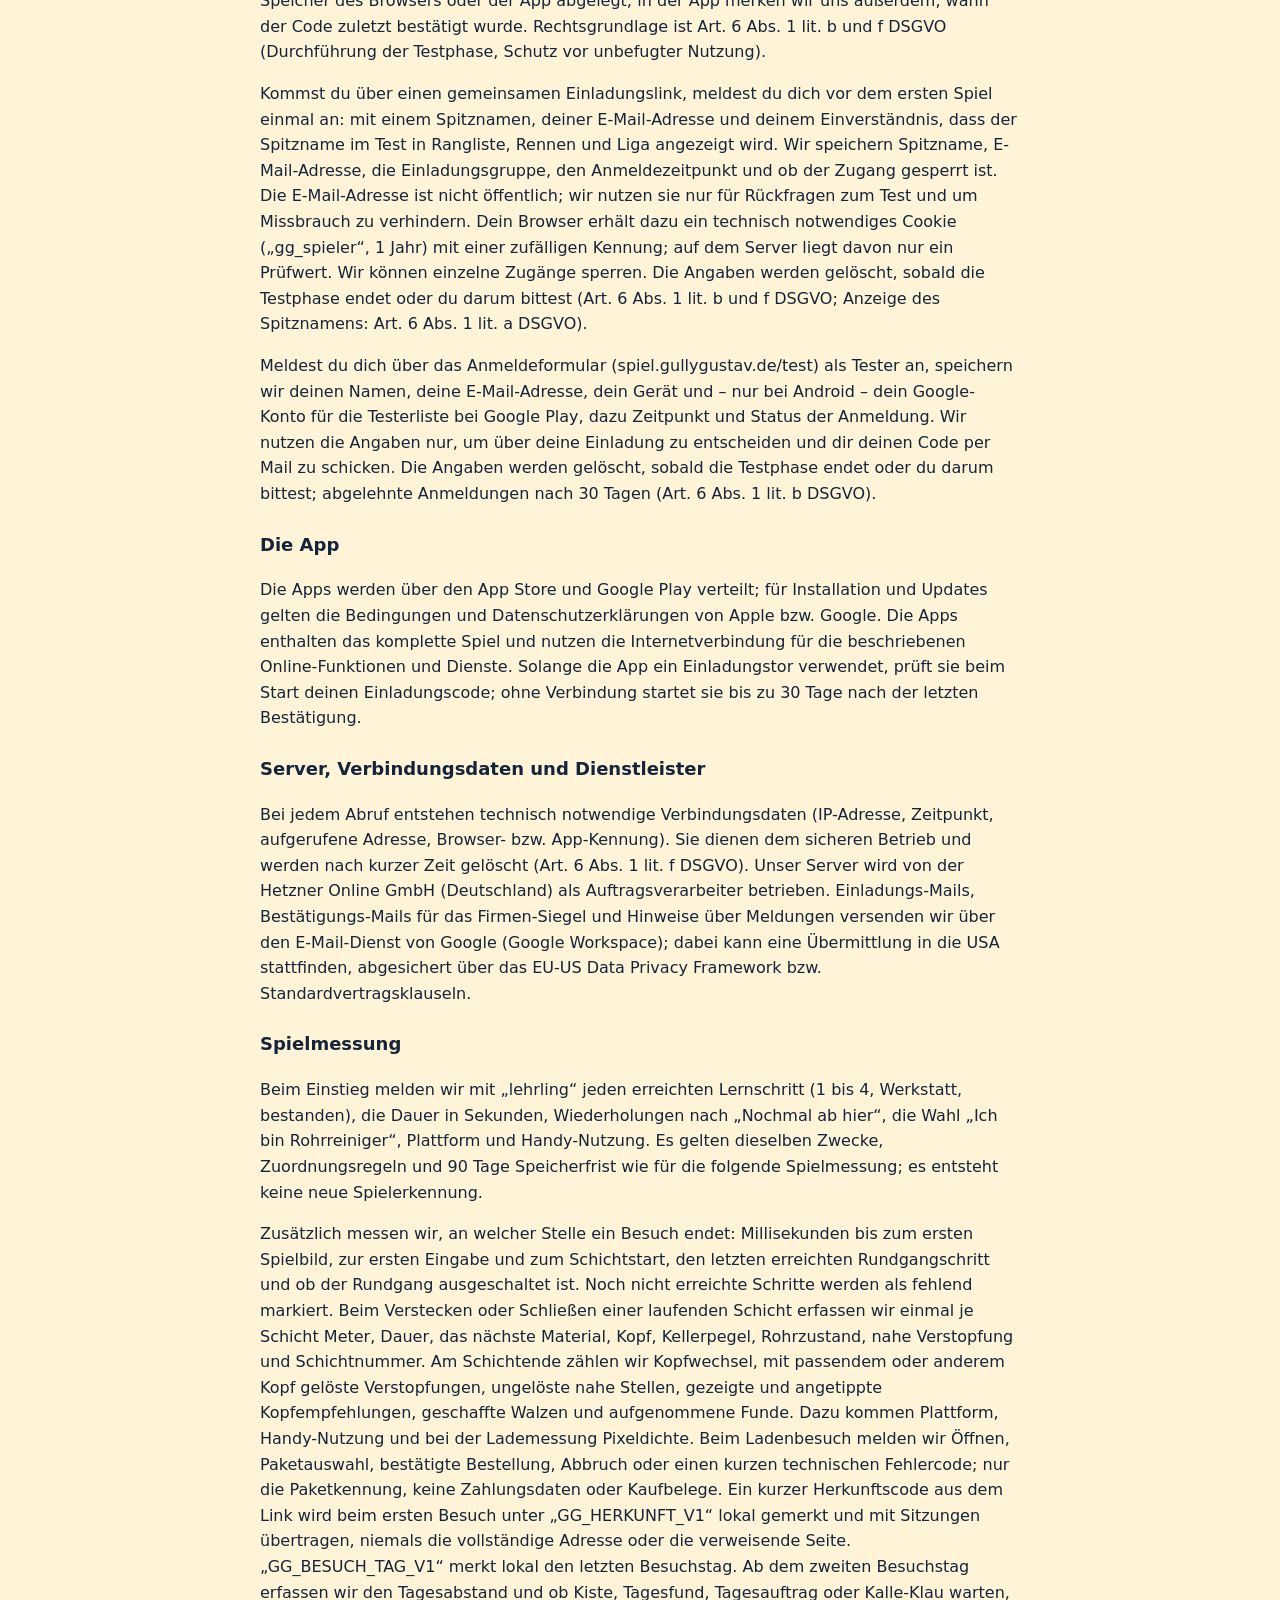
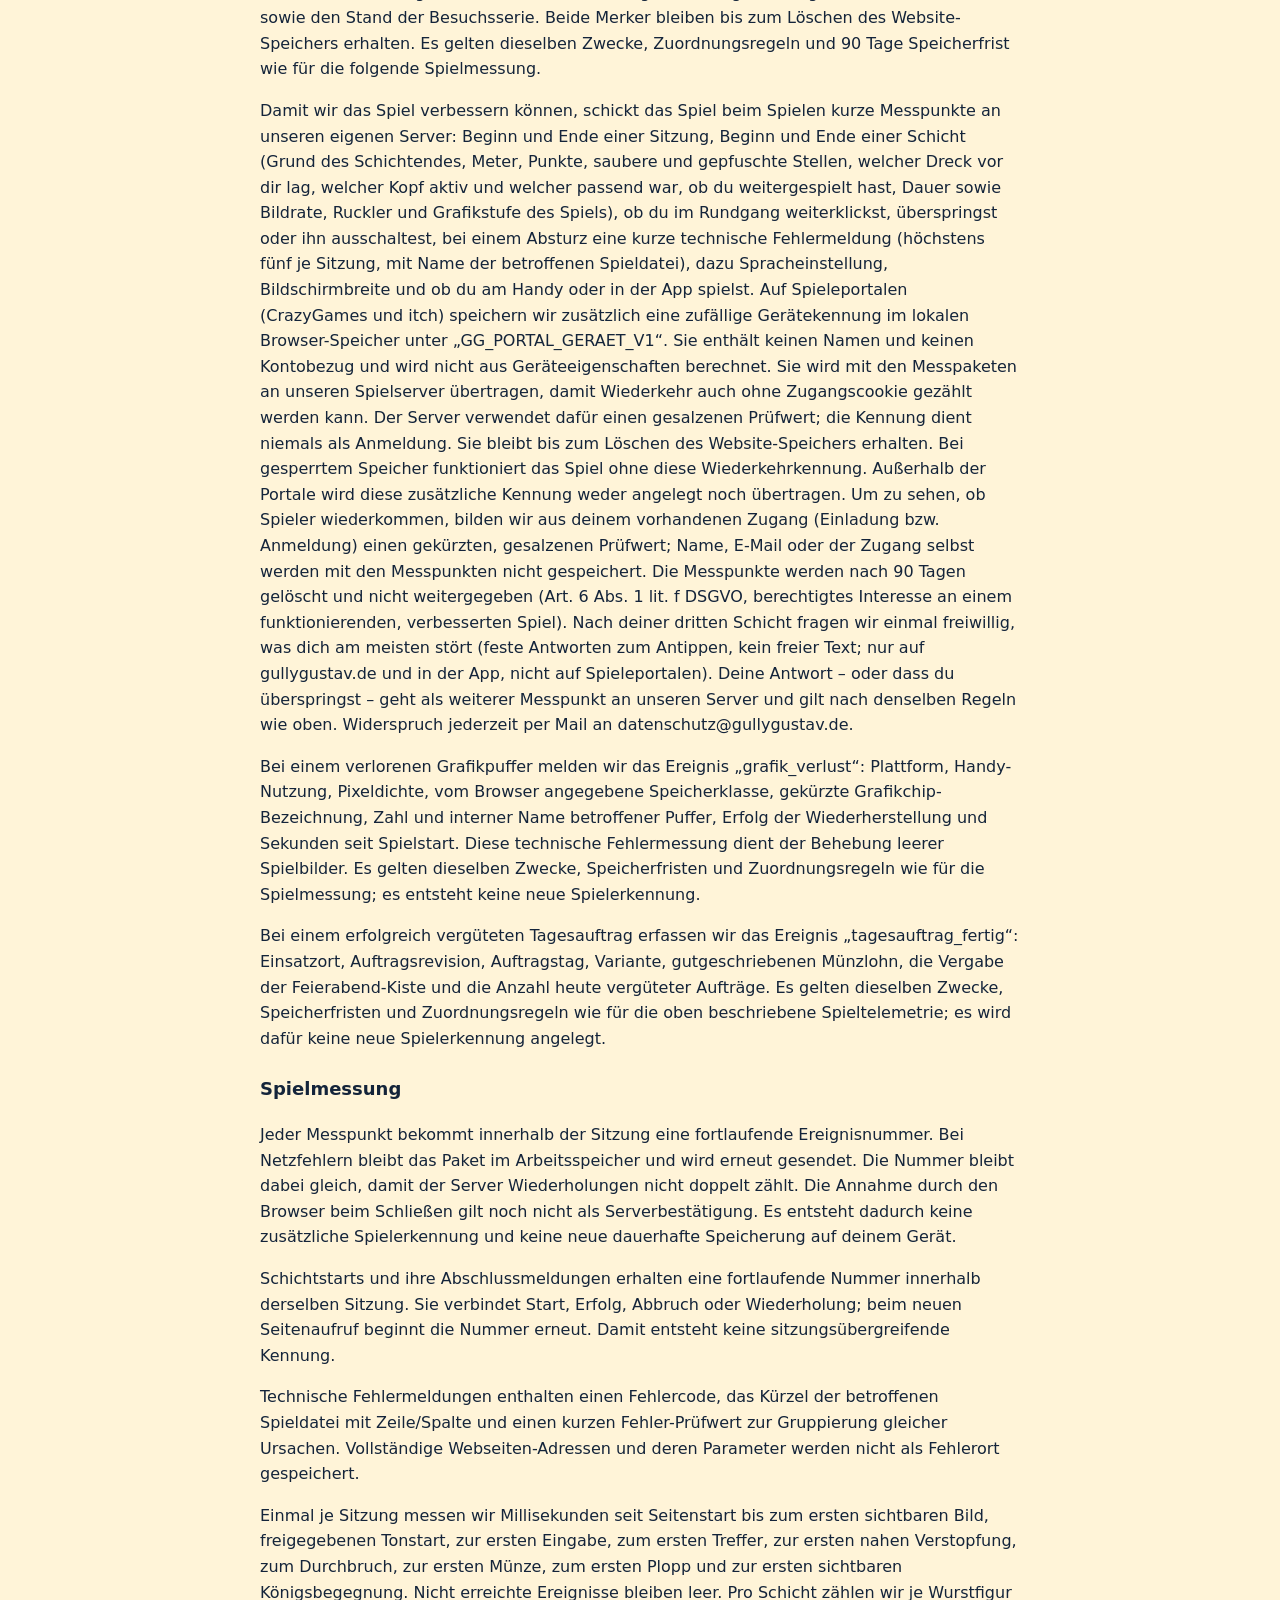
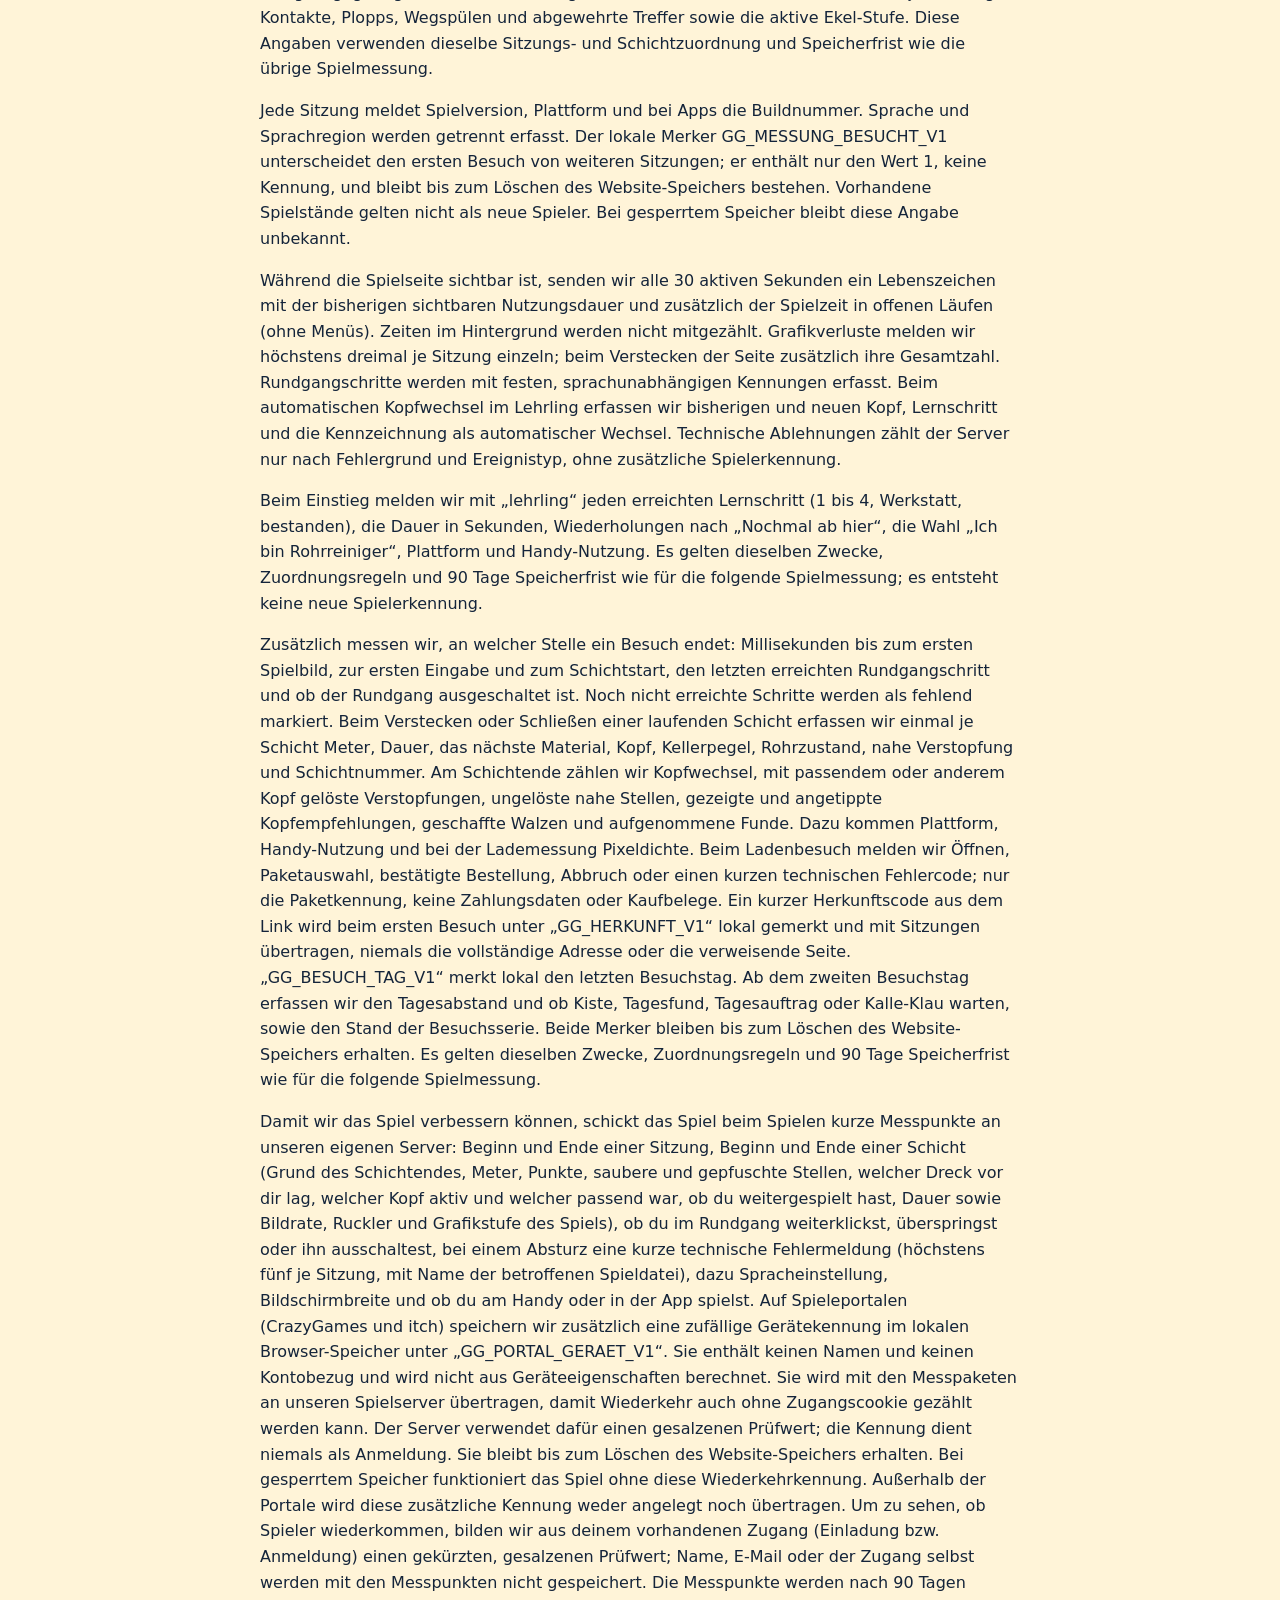
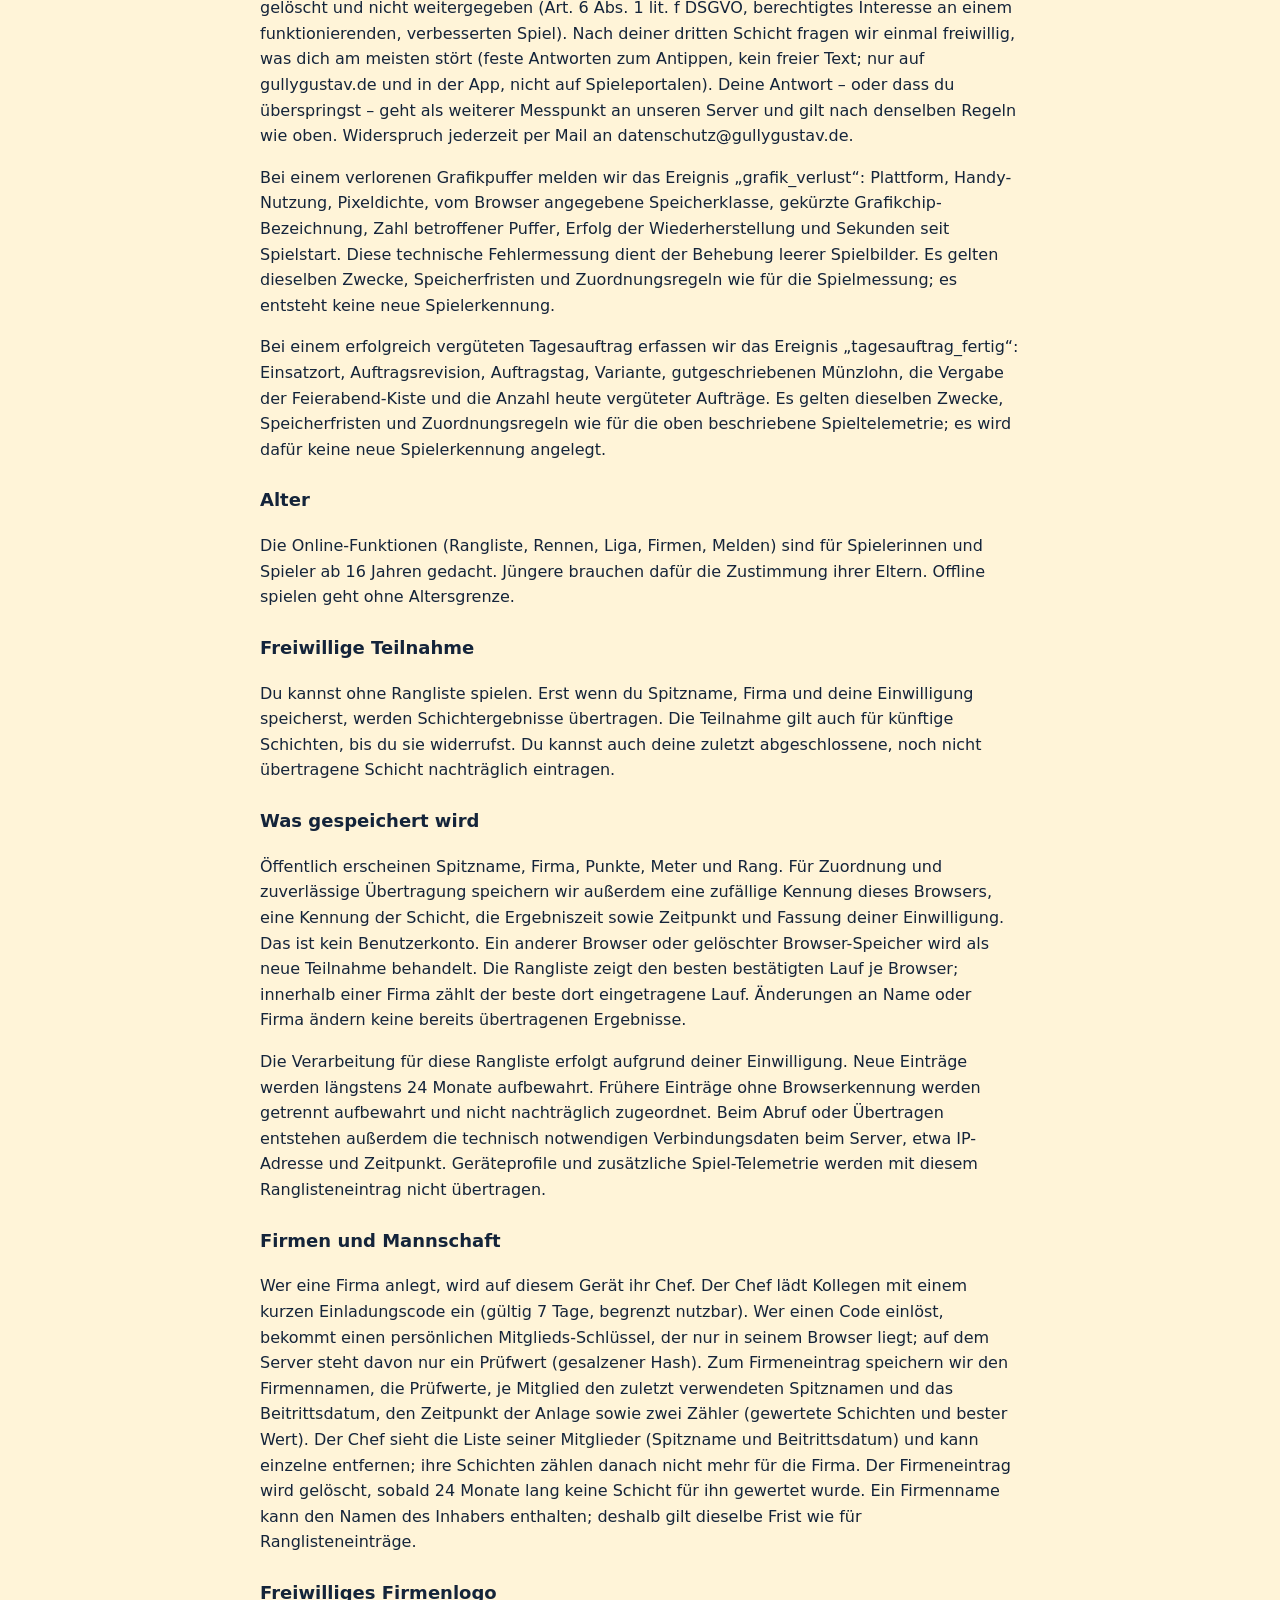
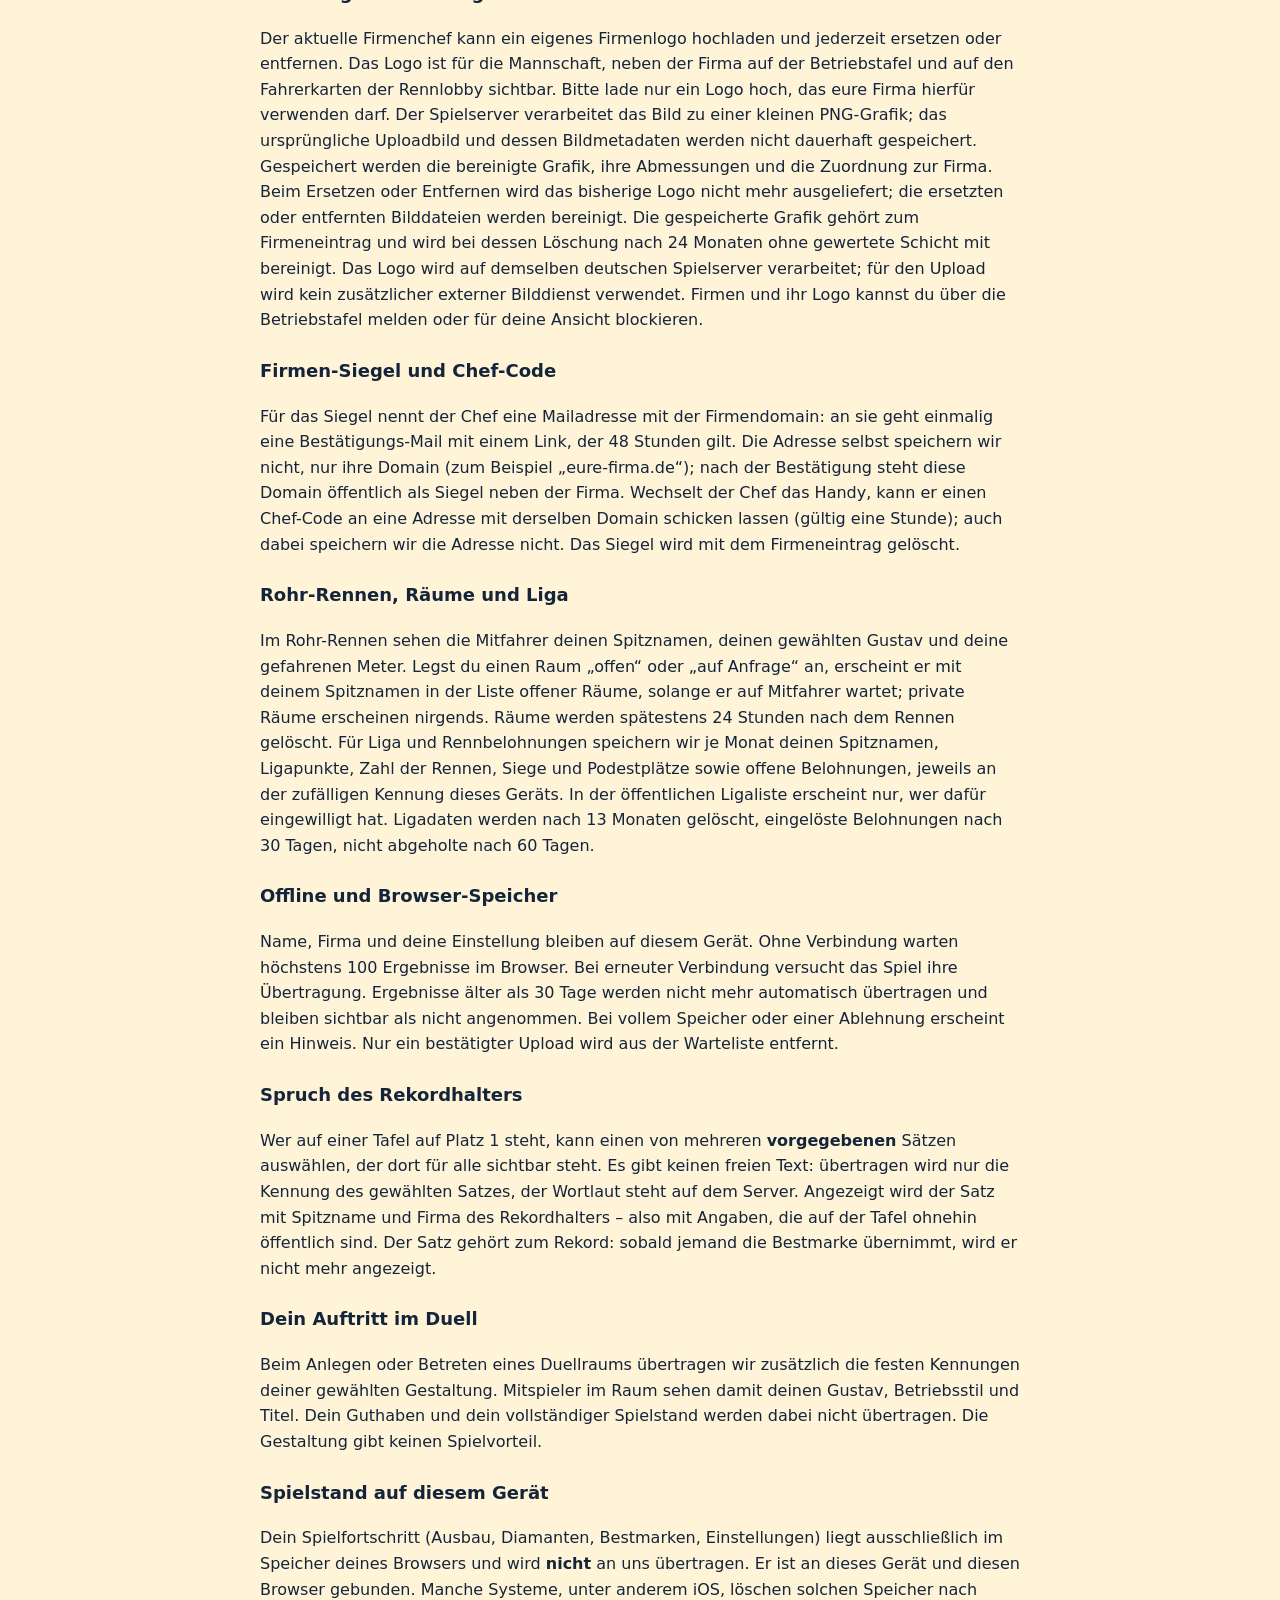
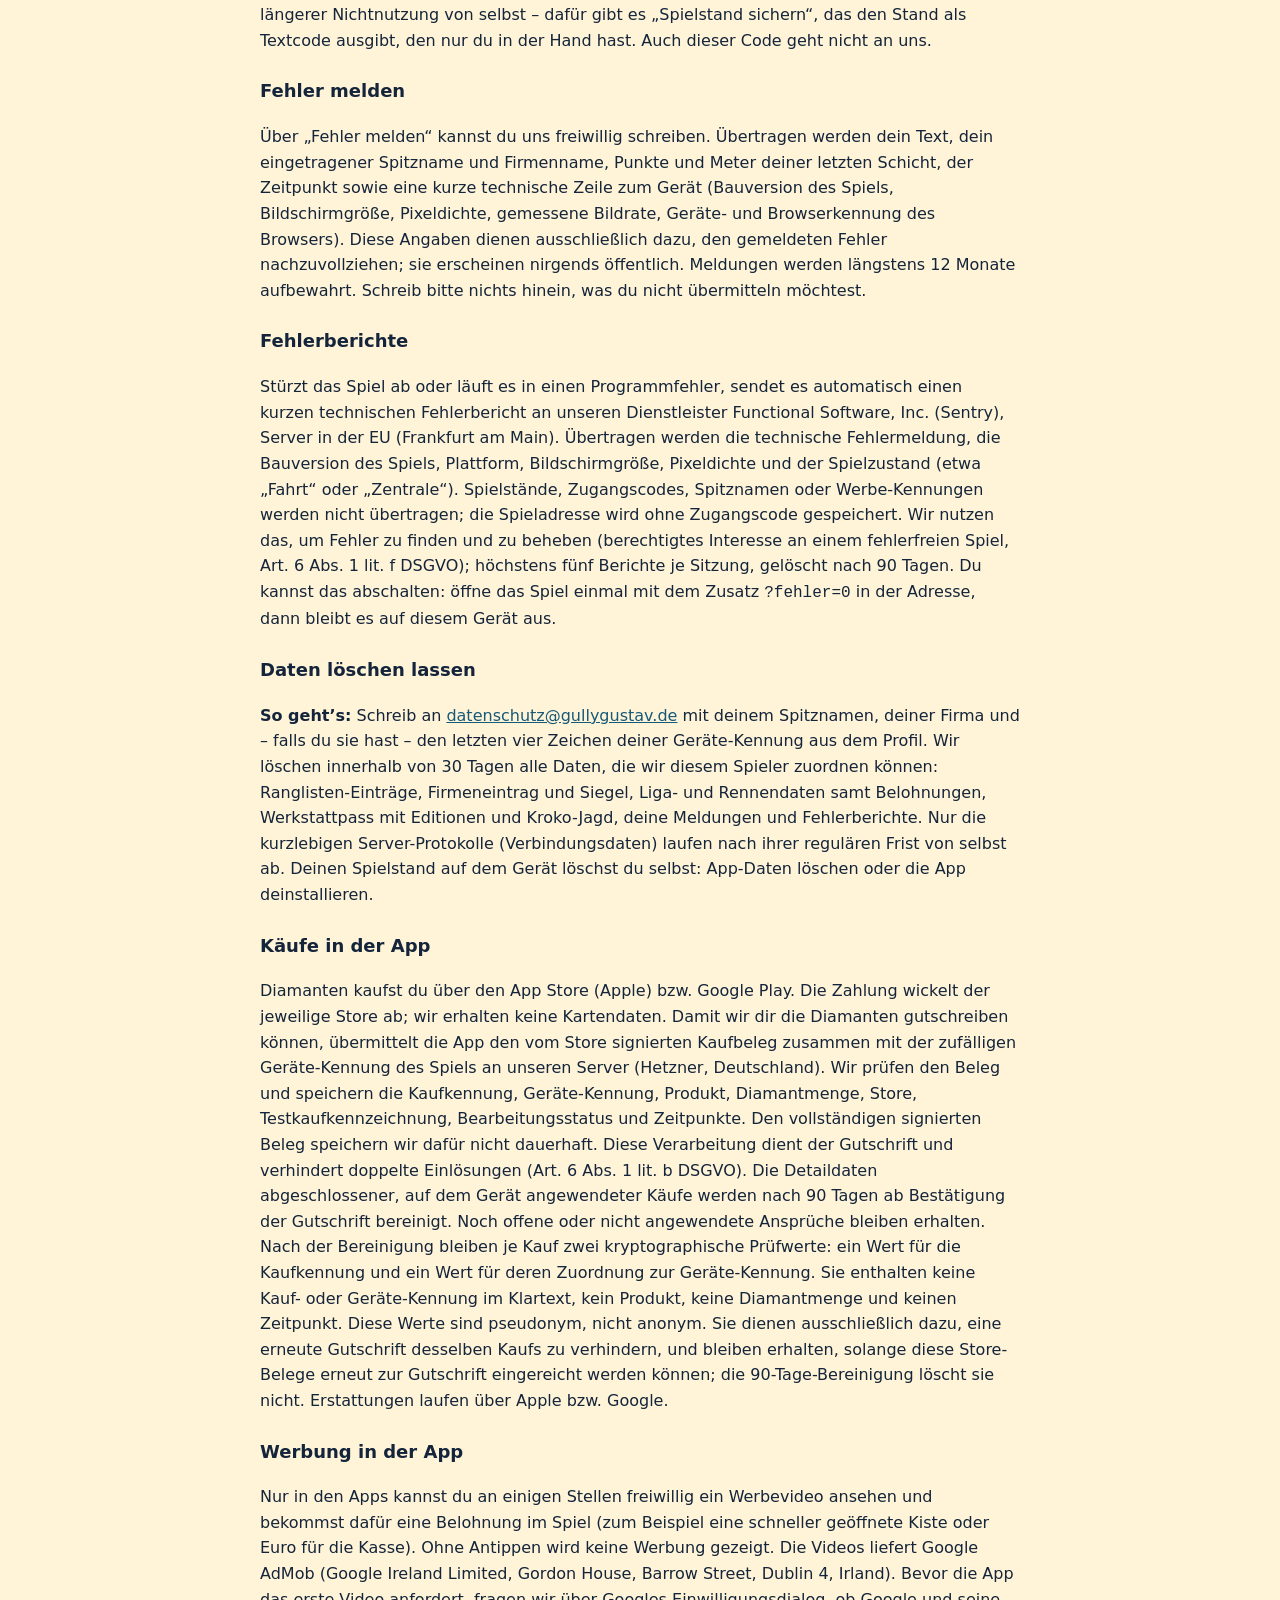
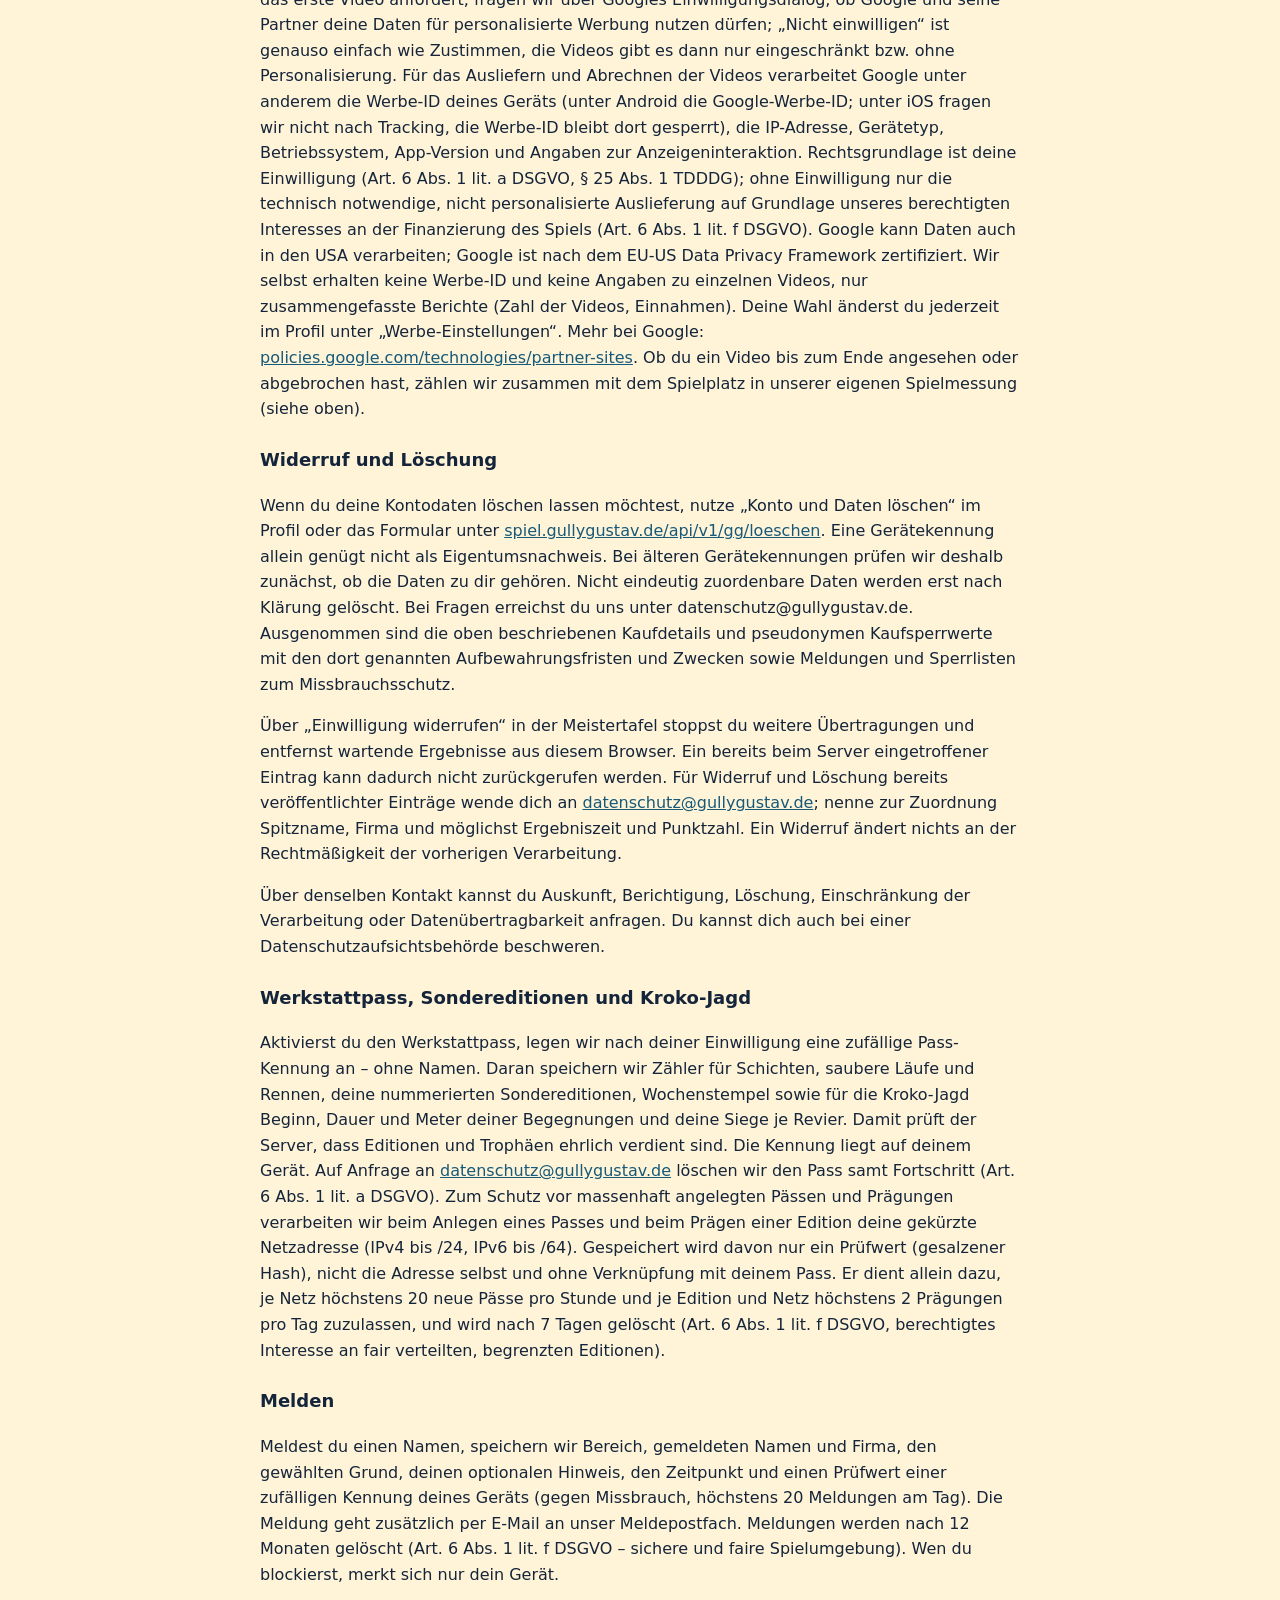
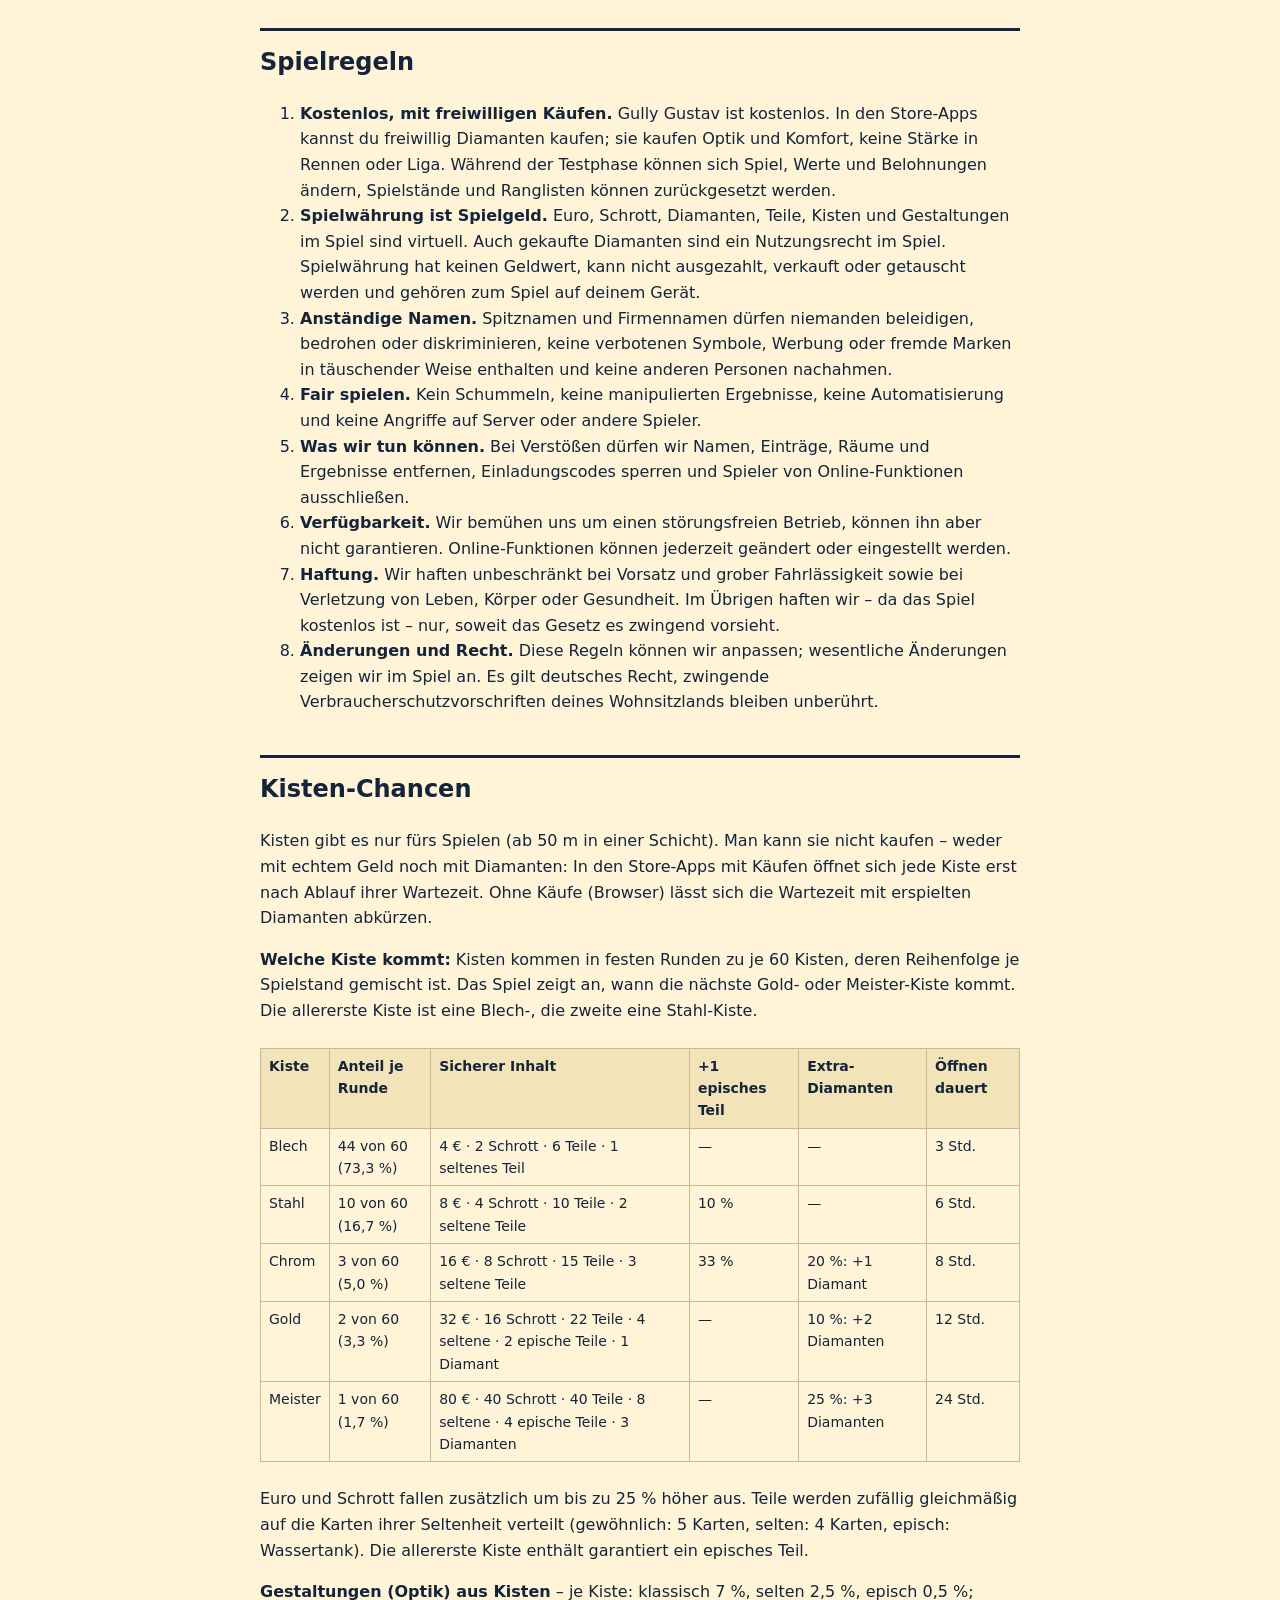
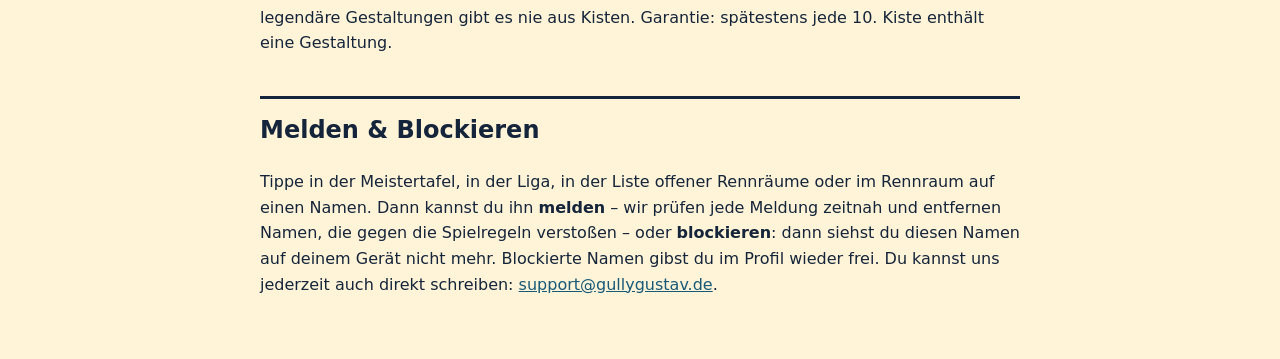
<file: recht/index.html>
<!doctype html>
<html lang="de"><meta charset="utf-8"><meta name="viewport" content="width=device-width,initial-scale=1">
<title>Gully Gustav – Rechtliches</title>
<style>body{margin:0;background:#fff4d8;color:#14243a;font:16px/1.6 system-ui,sans-serif}main{max-width:760px;margin:auto;padding:24px 16px 48px}h1{line-height:1.2;margin-bottom:4px}h2{font-size:24px;margin-top:40px;padding-top:12px;border-top:3px solid #14243a}h3{font-size:18px;margin-top:24px}a{color:#165979}nav{display:flex;flex-wrap:wrap;gap:8px;margin:12px 0 0}nav a{padding:6px 12px;border:2px solid #14243a;border-radius:999px;background:#fff;text-decoration:none;font-weight:700;color:#14243a}table{width:100%;border-collapse:collapse;font-size:14px;margin:8px 0}th,td{border:1px solid #c9b98f;padding:6px 8px;text-align:left;vertical-align:top}th{background:#f3e3b8}.klein{font-size:14px;color:#3b4a5c}.tabelle{overflow-x:auto}</style>
<main>
<h1>Gully Gustav – Rechtliches</h1>
<p class="klein">Stand: 23. Oktober 2026 · Einwilligung Rangliste: Fassung gg-score-2026-09-v1</p>
<nav><a href="#impressum">Impressum</a><a href="#datenschutz">Datenschutz</a><a href="#regeln">Spielregeln</a><a href="#kisten">Kisten-Chancen</a><a href="#melden">Melden &amp; Blockieren</a></nav>

<h2 id="impressum">Impressum</h2>
<p><strong>DrainX GmbH</strong><br>Großlohering 64a<br>22143 Hamburg<br>Deutschland</p>
<p>Vertreten durch den Geschäftsführer Kevin Tolwinski.</p>
<p>E-Mail: <a href="mailto:support@gullygustav.de">support@gullygustav.de</a></p>
<p>Registergericht: Amtsgericht Hamburg · Handelsregister: HRB 184883<br>Umsatzsteuer-Identifikationsnummer gemäß § 27a UStG: DE366073142</p>
<p>Verbraucherstreitbeilegung: Wir sind nicht bereit und nicht verpflichtet, an Streitbeilegungsverfahren vor einer Verbraucherschlichtungsstelle teilzunehmen.</p>
<p class="klein">Spiel, Figur „Gully Gustav“, Grafiken, Musik und Programmcode sind urheberrechtlich geschützt. Nutzung außerhalb des Spiels nur mit Zustimmung der DrainX GmbH.</p>

<h2 id="datenschutz">Datenschutz</h2>
<h3>Verantwortlich und erreichbar</h3>
<p>Verantwortlich für die Verarbeitung ist die DrainX GmbH (Angaben siehe Impressum). Für alle Datenschutzfragen: <a href="mailto:datenschutz@gullygustav.de">datenschutz@gullygustav.de</a>.</p>
<h3>Kurz vorweg</h3>
<p>Gully Gustav ist ohne Konto spielbar; ein Spielerkonto mit Spitzname und E-Mail ist freiwillig und nur für Online-Funktionen nötig. Im Browser gibt es keine Werbung und keine Werbe-ID. Technische Fehlerberichte an Sentry beschreiben wir unter „Fehlerberichte“. In den Apps aus dem App Store und von Google Play kannst du freiwillig Diamanten kaufen (siehe „Käufe in der App“) und freiwillig kurze Videos gegen eine Belohnung im Spiel ansehen (siehe „Werbung in der App“); Banner oder Zwangswerbung gibt es nicht. Im Browser gibt es keine Käufe. Eine eigene Spielmessung mit pseudonymen Kennungen beschreiben wir unten. Dein Spielstand liegt auf deinem Gerät; mit „Werkzeugkiste sichern“ im Profil nimmst du ihn per Code auf ein anderes Gerät mit. Für die unten beschriebenen Online-Funktionen nutzen wir unseren eigenen Server – die meisten davon verarbeiten Daten nur, wenn du sie aktiv nutzt. Die weiteren Datenverarbeitungen durch Sentry, die App-Stores und Google AdMob sind in den jeweiligen Abschnitten beschrieben.</p>
<h3>Einladung zur Testphase</h3>
<p>Solange Gully Gustav in der geschlossenen Testphase ist, brauchst du eine Einladung: entweder einen persönlichen Einladungscode oder einen gemeinsamen Einladungslink, den wir an eine Testgruppe schicken (zum Beispiel per Messenger). Der gemeinsame Link enthält keine Angaben zu dir; er gilt nur bis zu dem Datum, das wir beim Versand nennen, und wir können ihn jederzeit abschalten – dann endet der Zugang auch für bereits geöffnete Browser. Der Code aus Einladung oder Link wird bei jeder Verbindung mitgeschickt, damit nur Eingeladene spielen und die Online-Funktionen nutzen. Auf dem Server liegt der Code nur als Prüfwert. Im Browser wird er als technisch notwendiges Cookie („gg_zugang“, 1 Jahr) bzw. im Speicher des Browsers oder der App abgelegt; in der App merken wir uns außerdem, wann der Code zuletzt bestätigt wurde. Rechtsgrundlage ist Art. 6 Abs. 1 lit. b und f DSGVO (Durchführung der Testphase, Schutz vor unbefugter Nutzung).</p>
<p>Kommst du über einen gemeinsamen Einladungslink, meldest du dich vor dem ersten Spiel einmal an: mit einem Spitznamen, deiner E-Mail-Adresse und deinem Einverständnis, dass der Spitzname im Test in Rangliste, Rennen und Liga angezeigt wird. Wir speichern Spitzname, E-Mail-Adresse, die Einladungsgruppe, den Anmeldezeitpunkt und ob der Zugang gesperrt ist. Die E-Mail-Adresse ist nicht öffentlich; wir nutzen sie nur für Rückfragen zum Test und um Missbrauch zu verhindern. Dein Browser erhält dazu ein technisch notwendiges Cookie („gg_spieler“, 1 Jahr) mit einer zufälligen Kennung; auf dem Server liegt davon nur ein Prüfwert. Wir können einzelne Zugänge sperren. Die Angaben werden gelöscht, sobald die Testphase endet oder du darum bittest (Art. 6 Abs. 1 lit. b und f DSGVO; Anzeige des Spitznamens: Art. 6 Abs. 1 lit. a DSGVO).</p>
<p>Meldest du dich über das Anmeldeformular (spiel.gullygustav.de/test) als Tester an, speichern wir deinen Namen, deine E-Mail-Adresse, dein Gerät und – nur bei Android – dein Google-Konto für die Testerliste bei Google Play, dazu Zeitpunkt und Status der Anmeldung. Wir nutzen die Angaben nur, um über deine Einladung zu entscheiden und dir deinen Code per Mail zu schicken. Die Angaben werden gelöscht, sobald die Testphase endet oder du darum bittest; abgelehnte Anmeldungen nach 30 Tagen (Art. 6 Abs. 1 lit. b DSGVO).</p>
<h3>Die App</h3>
<p>Die Apps werden über den App Store und Google Play verteilt; für Installation und Updates gelten die Bedingungen und Datenschutzerklärungen von Apple bzw. Google. Die Apps enthalten das komplette Spiel und nutzen die Internetverbindung für die beschriebenen Online-Funktionen und Dienste. Solange die App ein Einladungstor verwendet, prüft sie beim Start deinen Einladungscode; ohne Verbindung startet sie bis zu 30 Tage nach der letzten Bestätigung.</p>
<h3>Server, Verbindungsdaten und Dienstleister</h3>
<p>Bei jedem Abruf entstehen technisch notwendige Verbindungsdaten (IP-Adresse, Zeitpunkt, aufgerufene Adresse, Browser- bzw. App-Kennung). Sie dienen dem sicheren Betrieb und werden nach kurzer Zeit gelöscht (Art. 6 Abs. 1 lit. f DSGVO). Unser Server wird von der Hetzner Online GmbH (Deutschland) als Auftragsverarbeiter betrieben. Einladungs-Mails, Bestätigungs-Mails für das Firmen-Siegel und Hinweise über Meldungen versenden wir über den E-Mail-Dienst von Google (Google Workspace); dabei kann eine Übermittlung in die USA stattfinden, abgesichert über das EU-US Data Privacy Framework bzw. Standardvertragsklauseln.</p>
<h3>Spielmessung</h3><p>Beim Einstieg melden wir mit „lehrling“ jeden erreichten Lernschritt (1 bis 4, Werkstatt, bestanden), die Dauer in Sekunden, Wiederholungen nach „Nochmal ab hier“, die Wahl „Ich bin Rohrreiniger“, Plattform und Handy-Nutzung. Es gelten dieselben Zwecke, Zuordnungsregeln und 90 Tage Speicherfrist wie für die folgende Spielmessung; es entsteht keine neue Spielerkennung.</p><p>Zusätzlich messen wir, an welcher Stelle ein Besuch endet: Millisekunden bis zum ersten Spielbild, zur ersten Eingabe und zum Schichtstart, den letzten erreichten Rundgangschritt und ob der Rundgang ausgeschaltet ist. Noch nicht erreichte Schritte werden als fehlend markiert. Beim Verstecken oder Schließen einer laufenden Schicht erfassen wir einmal je Schicht Meter, Dauer, das nächste Material, Kopf, Kellerpegel, Rohrzustand, nahe Verstopfung und Schichtnummer. Am Schichtende zählen wir Kopfwechsel, mit passendem oder anderem Kopf gelöste Verstopfungen, ungelöste nahe Stellen, gezeigte und angetippte Kopfempfehlungen, geschaffte Walzen und aufgenommene Funde. Dazu kommen Plattform, Handy-Nutzung und bei der Lademessung Pixeldichte. Beim Ladenbesuch melden wir Öffnen, Paketauswahl, bestätigte Bestellung, Abbruch oder einen kurzen technischen Fehlercode; nur die Paketkennung, keine Zahlungsdaten oder Kaufbelege. Ein kurzer Herkunftscode aus dem Link wird beim ersten Besuch unter „GG_HERKUNFT_V1“ lokal gemerkt und mit Sitzungen übertragen, niemals die vollständige Adresse oder die verweisende Seite. „GG_BESUCH_TAG_V1“ merkt lokal den letzten Besuchstag. Ab dem zweiten Besuchstag erfassen wir den Tagesabstand und ob Kiste, Tagesfund, Tagesauftrag oder Kalle-Klau warten, sowie den Stand der Besuchsserie. Beide Merker bleiben bis zum Löschen des Website-Speichers erhalten. Es gelten dieselben Zwecke, Zuordnungsregeln und 90 Tage Speicherfrist wie für die folgende Spielmessung.</p><p>Damit wir das Spiel verbessern können, schickt das Spiel beim Spielen kurze Messpunkte an unseren eigenen Server: Beginn und Ende einer Sitzung, Beginn und Ende einer Schicht (Grund des Schichtendes, Meter, Punkte, saubere und gepfuschte Stellen, welcher Dreck vor dir lag, welcher Kopf aktiv und welcher passend war, ob du weitergespielt hast, Dauer sowie Bildrate, Ruckler und Grafikstufe des Spiels), ob du im Rundgang weiterklickst, überspringst oder ihn ausschaltest, bei einem Absturz eine kurze technische Fehlermeldung (höchstens fünf je Sitzung, mit Name der betroffenen Spieldatei), dazu Spracheinstellung, Bildschirmbreite und ob du am Handy oder in der App spielst. Auf Spieleportalen (CrazyGames und itch) speichern wir zusätzlich eine zufällige Gerätekennung im lokalen Browser-Speicher unter „GG_PORTAL_GERAET_V1“. Sie enthält keinen Namen und keinen Kontobezug und wird nicht aus Geräteeigenschaften berechnet. Sie wird mit den Messpaketen an unseren Spielserver übertragen, damit Wiederkehr auch ohne Zugangscookie gezählt werden kann. Der Server verwendet dafür einen gesalzenen Prüfwert; die Kennung dient niemals als Anmeldung. Sie bleibt bis zum Löschen des Website-Speichers erhalten. Bei gesperrtem Speicher funktioniert das Spiel ohne diese Wiederkehrkennung. Außerhalb der Portale wird diese zusätzliche Kennung weder angelegt noch übertragen. Um zu sehen, ob Spieler wiederkommen, bilden wir aus deinem vorhandenen Zugang (Einladung bzw. Anmeldung) einen gekürzten, gesalzenen Prüfwert; Name, E-Mail oder der Zugang selbst werden mit den Messpunkten nicht gespeichert. Die Messpunkte werden nach 90 Tagen gelöscht und nicht weitergegeben (Art. 6 Abs. 1 lit. f DSGVO, berechtigtes Interesse an einem funktionierenden, verbesserten Spiel). Nach deiner dritten Schicht fragen wir einmal freiwillig, was dich am meisten stört (feste Antworten zum Antippen, kein freier Text; nur auf gullygustav.de und in der App, nicht auf Spieleportalen). Deine Antwort – oder dass du überspringst – geht als weiterer Messpunkt an unseren Server und gilt nach denselben Regeln wie oben. Widerspruch jederzeit per Mail an datenschutz@gullygustav.de.</p><p>Bei einem verlorenen Grafikpuffer melden wir das Ereignis &bdquo;grafik_verlust&ldquo;: Plattform, Handy-Nutzung, Pixeldichte, vom Browser angegebene Speicherklasse, gek&uuml;rzte Grafikchip-Bezeichnung, Zahl und interner Name betroffener Puffer, Erfolg der Wiederherstellung und Sekunden seit Spielstart. Diese technische Fehlermessung dient der Behebung leerer Spielbilder. Es gelten dieselben Zwecke, Speicherfristen und Zuordnungsregeln wie f&uuml;r die Spielmessung; es entsteht keine neue Spielerkennung.</p><p>Bei einem erfolgreich vergüteten Tagesauftrag erfassen wir das Ereignis „tagesauftrag_fertig“: Einsatzort, Auftragsrevision, Auftragstag, Variante, gutgeschriebenen Münzlohn, die Vergabe der Feierabend-Kiste und die Anzahl heute vergüteter Aufträge. Es gelten dieselben Zwecke, Speicherfristen und Zuordnungsregeln wie für die oben beschriebene Spieltelemetrie; es wird dafür keine neue Spielerkennung angelegt.</p>
<h3>Spielmessung</h3>
<p>Jeder Messpunkt bekommt innerhalb der Sitzung eine fortlaufende Ereignisnummer. Bei Netzfehlern bleibt das Paket im Arbeitsspeicher und wird erneut gesendet. Die Nummer bleibt dabei gleich, damit der Server Wiederholungen nicht doppelt z&#228;hlt. Die Annahme durch den Browser beim Schlie&#223;en gilt noch nicht als Serverbest&#228;tigung. Es entsteht dadurch keine zus&#228;tzliche Spielerkennung und keine neue dauerhafte Speicherung auf deinem Ger&#228;t.</p><p>Schichtstarts und ihre Abschlussmeldungen erhalten eine fortlaufende Nummer innerhalb derselben Sitzung. Sie verbindet Start, Erfolg, Abbruch oder Wiederholung; beim neuen Seitenaufruf beginnt die Nummer erneut. Damit entsteht keine sitzungs&#252;bergreifende Kennung.</p><p>Technische Fehlermeldungen enthalten einen Fehlercode, das K&#252;rzel der betroffenen Spieldatei mit Zeile/Spalte und einen kurzen Fehler-Pr&#252;fwert zur Gruppierung gleicher Ursachen. Vollst&#228;ndige Webseiten-Adressen und deren Parameter werden nicht als Fehlerort gespeichert.</p><p>Einmal je Sitzung messen wir Millisekunden seit Seitenstart bis zum ersten sichtbaren Bild, freigegebenen Tonstart, zur ersten Eingabe, zum ersten Treffer, zur ersten nahen Verstopfung, zum Durchbruch, zur ersten M&#252;nze, zum ersten Plopp und zur ersten sichtbaren K&#246;nigsbegegnung. Nicht erreichte Ereignisse bleiben leer. Pro Schicht z&#228;hlen wir je Wurstfigur Kontakte, Plopps, Wegsp&#252;len und abgewehrte Treffer sowie die aktive Ekel-Stufe. Diese Angaben verwenden dieselbe Sitzungs- und Schichtzuordnung und Speicherfrist wie die &#252;brige Spielmessung.</p><p>Jede Sitzung meldet Spielversion, Plattform und bei Apps die Buildnummer. Sprache und Sprachregion werden getrennt erfasst. Der lokale Merker GG_MESSUNG_BESUCHT_V1 unterscheidet den ersten Besuch von weiteren Sitzungen; er enthält nur den Wert 1, keine Kennung, und bleibt bis zum Löschen des Website-Speichers bestehen. Vorhandene Spielstände gelten nicht als neue Spieler. Bei gesperrtem Speicher bleibt diese Angabe unbekannt.</p><p>Während die Spielseite sichtbar ist, senden wir alle 30 aktiven Sekunden ein Lebenszeichen mit der bisherigen sichtbaren Nutzungsdauer und zusätzlich der Spielzeit in offenen Läufen (ohne Menüs). Zeiten im Hintergrund werden nicht mitgezählt. Grafikverluste melden wir höchstens dreimal je Sitzung einzeln; beim Verstecken der Seite zusätzlich ihre Gesamtzahl. Rundgangschritte werden mit festen, sprachunabhängigen Kennungen erfasst. Beim automatischen Kopfwechsel im Lehrling erfassen wir bisherigen und neuen Kopf, Lernschritt und die Kennzeichnung als automatischer Wechsel. Technische Ablehnungen zählt der Server nur nach Fehlergrund und Ereignistyp, ohne zusätzliche Spielerkennung.</p><p>Beim Einstieg melden wir mit „lehrling“ jeden erreichten Lernschritt (1 bis 4, Werkstatt, bestanden), die Dauer in Sekunden, Wiederholungen nach „Nochmal ab hier“, die Wahl „Ich bin Rohrreiniger“, Plattform und Handy-Nutzung. Es gelten dieselben Zwecke, Zuordnungsregeln und 90 Tage Speicherfrist wie für die folgende Spielmessung; es entsteht keine neue Spielerkennung.</p><p>Zusätzlich messen wir, an welcher Stelle ein Besuch endet: Millisekunden bis zum ersten Spielbild, zur ersten Eingabe und zum Schichtstart, den letzten erreichten Rundgangschritt und ob der Rundgang ausgeschaltet ist. Noch nicht erreichte Schritte werden als fehlend markiert. Beim Verstecken oder Schließen einer laufenden Schicht erfassen wir einmal je Schicht Meter, Dauer, das nächste Material, Kopf, Kellerpegel, Rohrzustand, nahe Verstopfung und Schichtnummer. Am Schichtende zählen wir Kopfwechsel, mit passendem oder anderem Kopf gelöste Verstopfungen, ungelöste nahe Stellen, gezeigte und angetippte Kopfempfehlungen, geschaffte Walzen und aufgenommene Funde. Dazu kommen Plattform, Handy-Nutzung und bei der Lademessung Pixeldichte. Beim Ladenbesuch melden wir Öffnen, Paketauswahl, bestätigte Bestellung, Abbruch oder einen kurzen technischen Fehlercode; nur die Paketkennung, keine Zahlungsdaten oder Kaufbelege. Ein kurzer Herkunftscode aus dem Link wird beim ersten Besuch unter „GG_HERKUNFT_V1“ lokal gemerkt und mit Sitzungen übertragen, niemals die vollständige Adresse oder die verweisende Seite. „GG_BESUCH_TAG_V1“ merkt lokal den letzten Besuchstag. Ab dem zweiten Besuchstag erfassen wir den Tagesabstand und ob Kiste, Tagesfund, Tagesauftrag oder Kalle-Klau warten, sowie den Stand der Besuchsserie. Beide Merker bleiben bis zum Löschen des Website-Speichers erhalten. Es gelten dieselben Zwecke, Zuordnungsregeln und 90 Tage Speicherfrist wie für die folgende Spielmessung.</p><p>Damit wir das Spiel verbessern können, schickt das Spiel beim Spielen kurze Messpunkte an unseren eigenen Server: Beginn und Ende einer Sitzung, Beginn und Ende einer Schicht (Grund des Schichtendes, Meter, Punkte, saubere und gepfuschte Stellen, welcher Dreck vor dir lag, welcher Kopf aktiv und welcher passend war, ob du weitergespielt hast, Dauer sowie Bildrate, Ruckler und Grafikstufe des Spiels), ob du im Rundgang weiterklickst, überspringst oder ihn ausschaltest, bei einem Absturz eine kurze technische Fehlermeldung (höchstens fünf je Sitzung, mit Name der betroffenen Spieldatei), dazu Spracheinstellung, Bildschirmbreite und ob du am Handy oder in der App spielst. Auf Spieleportalen (CrazyGames und itch) speichern wir zusätzlich eine zufällige Gerätekennung im lokalen Browser-Speicher unter „GG_PORTAL_GERAET_V1“. Sie enthält keinen Namen und keinen Kontobezug und wird nicht aus Geräteeigenschaften berechnet. Sie wird mit den Messpaketen an unseren Spielserver übertragen, damit Wiederkehr auch ohne Zugangscookie gezählt werden kann. Der Server verwendet dafür einen gesalzenen Prüfwert; die Kennung dient niemals als Anmeldung. Sie bleibt bis zum Löschen des Website-Speichers erhalten. Bei gesperrtem Speicher funktioniert das Spiel ohne diese Wiederkehrkennung. Außerhalb der Portale wird diese zusätzliche Kennung weder angelegt noch übertragen. Um zu sehen, ob Spieler wiederkommen, bilden wir aus deinem vorhandenen Zugang (Einladung bzw. Anmeldung) einen gekürzten, gesalzenen Prüfwert; Name, E-Mail oder der Zugang selbst werden mit den Messpunkten nicht gespeichert. Die Messpunkte werden nach 90 Tagen gelöscht und nicht weitergegeben (Art. 6 Abs. 1 lit. f DSGVO, berechtigtes Interesse an einem funktionierenden, verbesserten Spiel). Nach deiner dritten Schicht fragen wir einmal freiwillig, was dich am meisten stört (feste Antworten zum Antippen, kein freier Text; nur auf gullygustav.de und in der App, nicht auf Spieleportalen). Deine Antwort – oder dass du überspringst – geht als weiterer Messpunkt an unseren Server und gilt nach denselben Regeln wie oben. Widerspruch jederzeit per Mail an datenschutz@gullygustav.de.</p><p>Bei einem verlorenen Grafikpuffer melden wir das Ereignis &bdquo;grafik_verlust&ldquo;: Plattform, Handy-Nutzung, Pixeldichte, vom Browser angegebene Speicherklasse, gek&uuml;rzte Grafikchip-Bezeichnung, Zahl betroffener Puffer, Erfolg der Wiederherstellung und Sekunden seit Spielstart. Diese technische Fehlermessung dient der Behebung leerer Spielbilder. Es gelten dieselben Zwecke, Speicherfristen und Zuordnungsregeln wie f&uuml;r die Spielmessung; es entsteht keine neue Spielerkennung.</p><p>Bei einem erfolgreich vergüteten Tagesauftrag erfassen wir das Ereignis „tagesauftrag_fertig“: Einsatzort, Auftragsrevision, Auftragstag, Variante, gutgeschriebenen Münzlohn, die Vergabe der Feierabend-Kiste und die Anzahl heute vergüteter Aufträge. Es gelten dieselben Zwecke, Speicherfristen und Zuordnungsregeln wie für die oben beschriebene Spieltelemetrie; es wird dafür keine neue Spielerkennung angelegt.</p>
<h3>Alter</h3>
<p>Die Online-Funktionen (Rangliste, Rennen, Liga, Firmen, Melden) sind für Spielerinnen und Spieler ab 16 Jahren gedacht. Jüngere brauchen dafür die Zustimmung ihrer Eltern. Offline spielen geht ohne Altersgrenze.</p>
<h3>Freiwillige Teilnahme</h3><p>Du kannst ohne Rangliste spielen. Erst wenn du Spitzname, Firma und deine Einwilligung speicherst, werden Schichtergebnisse übertragen. Die Teilnahme gilt auch für künftige Schichten, bis du sie widerrufst. Du kannst auch deine zuletzt abgeschlossene, noch nicht übertragene Schicht nachträglich eintragen.</p>
<h3>Was gespeichert wird</h3><p>Öffentlich erscheinen Spitzname, Firma, Punkte, Meter und Rang. Für Zuordnung und zuverlässige Übertragung speichern wir außerdem eine zufällige Kennung dieses Browsers, eine Kennung der Schicht, die Ergebniszeit sowie Zeitpunkt und Fassung deiner Einwilligung. Das ist kein Benutzerkonto. Ein anderer Browser oder gelöschter Browser-Speicher wird als neue Teilnahme behandelt. Die Rangliste zeigt den besten bestätigten Lauf je Browser; innerhalb einer Firma zählt der beste dort eingetragene Lauf. Änderungen an Name oder Firma ändern keine bereits übertragenen Ergebnisse.</p>
<p>Die Verarbeitung für diese Rangliste erfolgt aufgrund deiner Einwilligung. Neue Einträge werden längstens 24 Monate aufbewahrt. Frühere Einträge ohne Browserkennung werden getrennt aufbewahrt und nicht nachträglich zugeordnet. Beim Abruf oder Übertragen entstehen außerdem die technisch notwendigen Verbindungsdaten beim Server, etwa IP-Adresse und Zeitpunkt. Geräteprofile und zusätzliche Spiel-Telemetrie werden mit diesem Ranglisteneintrag nicht übertragen.</p>
<h3>Firmen und Mannschaft</h3><p>Wer eine Firma anlegt, wird auf diesem Gerät ihr Chef. Der Chef lädt Kollegen mit einem kurzen Einladungscode ein (gültig 7 Tage, begrenzt nutzbar). Wer einen Code einlöst, bekommt einen persönlichen Mitglieds-Schlüssel, der nur in seinem Browser liegt; auf dem Server steht davon nur ein Prüfwert (gesalzener Hash). Zum Firmeneintrag speichern wir den Firmennamen, die Prüfwerte, je Mitglied den zuletzt verwendeten Spitznamen und das Beitrittsdatum, den Zeitpunkt der Anlage sowie zwei Zähler (gewertete Schichten und bester Wert). Der Chef sieht die Liste seiner Mitglieder (Spitzname und Beitrittsdatum) und kann einzelne entfernen; ihre Schichten zählen danach nicht mehr für die Firma. Der Firmeneintrag wird gelöscht, sobald 24 Monate lang keine Schicht für ihn gewertet wurde. Ein Firmenname kann den Namen des Inhabers enthalten; deshalb gilt dieselbe Frist wie für Ranglisteneinträge.</p><h3>Freiwilliges Firmenlogo</h3><p>Der aktuelle Firmenchef kann ein eigenes Firmenlogo hochladen und jederzeit ersetzen oder entfernen. Das Logo ist für die Mannschaft, neben der Firma auf der Betriebstafel und auf den Fahrerkarten der Rennlobby sichtbar. Bitte lade nur ein Logo hoch, das eure Firma hierfür verwenden darf. Der Spielserver verarbeitet das Bild zu einer kleinen PNG-Grafik; das ursprüngliche Uploadbild und dessen Bildmetadaten werden nicht dauerhaft gespeichert. Gespeichert werden die bereinigte Grafik, ihre Abmessungen und die Zuordnung zur Firma. Beim Ersetzen oder Entfernen wird das bisherige Logo nicht mehr ausgeliefert; die ersetzten oder entfernten Bilddateien werden bereinigt. Die gespeicherte Grafik gehört zum Firmeneintrag und wird bei dessen Löschung nach 24 Monaten ohne gewertete Schicht mit bereinigt. Das Logo wird auf demselben deutschen Spielserver verarbeitet; für den Upload wird kein zusätzlicher externer Bilddienst verwendet. Firmen und ihr Logo kannst du über die Betriebstafel melden oder für deine Ansicht blockieren.</p><h3>Firmen-Siegel und Chef-Code</h3><p>Für das Siegel nennt der Chef eine Mailadresse mit der Firmendomain: an sie geht einmalig eine Bestätigungs-Mail mit einem Link, der 48 Stunden gilt. Die Adresse selbst speichern wir nicht, nur ihre Domain (zum Beispiel „eure-firma.de“); nach der Bestätigung steht diese Domain öffentlich als Siegel neben der Firma. Wechselt der Chef das Handy, kann er einen Chef-Code an eine Adresse mit derselben Domain schicken lassen (gültig eine Stunde); auch dabei speichern wir die Adresse nicht. Das Siegel wird mit dem Firmeneintrag gelöscht.</p><h3>Rohr-Rennen, Räume und Liga</h3><p>Im Rohr-Rennen sehen die Mitfahrer deinen Spitznamen, deinen gewählten Gustav und deine gefahrenen Meter. Legst du einen Raum „offen“ oder „auf Anfrage“ an, erscheint er mit deinem Spitznamen in der Liste offener Räume, solange er auf Mitfahrer wartet; private Räume erscheinen nirgends. Räume werden spätestens 24 Stunden nach dem Rennen gelöscht. Für Liga und Rennbelohnungen speichern wir je Monat deinen Spitznamen, Ligapunkte, Zahl der Rennen, Siege und Podestplätze sowie offene Belohnungen, jeweils an der zufälligen Kennung dieses Geräts. In der öffentlichen Ligaliste erscheint nur, wer dafür eingewilligt hat. Ligadaten werden nach 13 Monaten gelöscht, eingelöste Belohnungen nach 30 Tagen, nicht abgeholte nach 60 Tagen.</p><h3>Offline und Browser-Speicher</h3><p>Name, Firma und deine Einstellung bleiben auf diesem Gerät. Ohne Verbindung warten höchstens 100 Ergebnisse im Browser. Bei erneuter Verbindung versucht das Spiel ihre Übertragung. Ergebnisse älter als 30 Tage werden nicht mehr automatisch übertragen und bleiben sichtbar als nicht angenommen. Bei vollem Speicher oder einer Ablehnung erscheint ein Hinweis. Nur ein bestätigter Upload wird aus der Warteliste entfernt.</p>
<h3>Spruch des Rekordhalters</h3><p>Wer auf einer Tafel auf Platz 1 steht, kann einen von mehreren <strong>vorgegebenen</strong> Sätzen auswählen, der dort für alle sichtbar steht. Es gibt keinen freien Text: übertragen wird nur die Kennung des gewählten Satzes, der Wortlaut steht auf dem Server. Angezeigt wird der Satz mit Spitzname und Firma des Rekordhalters – also mit Angaben, die auf der Tafel ohnehin öffentlich sind. Der Satz gehört zum Rekord: sobald jemand die Bestmarke übernimmt, wird er nicht mehr angezeigt.</p><h3>Dein Auftritt im Duell</h3><p>Beim Anlegen oder Betreten eines Duellraums übertragen wir zusätzlich die festen Kennungen deiner gewählten Gestaltung. Mitspieler im Raum sehen damit deinen Gustav, Betriebsstil und Titel. Dein Guthaben und dein vollständiger Spielstand werden dabei nicht übertragen. Die Gestaltung gibt keinen Spielvorteil.</p><h3>Spielstand auf diesem Gerät</h3><p>Dein Spielfortschritt (Ausbau, Diamanten, Bestmarken, Einstellungen) liegt ausschließlich im Speicher deines Browsers und wird <strong>nicht</strong> an uns übertragen. Er ist an dieses Gerät und diesen Browser gebunden. Manche Systeme, unter anderem iOS, löschen solchen Speicher nach längerer Nichtnutzung von selbst – dafür gibt es „Spielstand sichern“, das den Stand als Textcode ausgibt, den nur du in der Hand hast. Auch dieser Code geht nicht an uns.</p><h3>Fehler melden</h3><p>Über „Fehler melden“ kannst du uns freiwillig schreiben. Übertragen werden dein Text, dein eingetragener Spitzname und Firmenname, Punkte und Meter deiner letzten Schicht, der Zeitpunkt sowie eine kurze technische Zeile zum Gerät (Bauversion des Spiels, Bildschirmgröße, Pixeldichte, gemessene Bildrate, Geräte- und Browserkennung des Browsers). Diese Angaben dienen ausschließlich dazu, den gemeldeten Fehler nachzuvollziehen; sie erscheinen nirgends öffentlich. Meldungen werden längstens 12 Monate aufbewahrt. Schreib bitte nichts hinein, was du nicht übermitteln möchtest.</p><h3>Fehlerberichte</h3><p>Stürzt das Spiel ab oder läuft es in einen Programmfehler, sendet es automatisch einen kurzen technischen Fehlerbericht an unseren Dienstleister Functional Software, Inc. (Sentry), Server in der EU (Frankfurt am Main). Übertragen werden die technische Fehlermeldung, die Bauversion des Spiels, Plattform, Bildschirmgröße, Pixeldichte und der Spielzustand (etwa „Fahrt“ oder „Zentrale“). Spielstände, Zugangscodes, Spitznamen oder Werbe-Kennungen werden nicht übertragen; die Spieladresse wird ohne Zugangscode gespeichert. Wir nutzen das, um Fehler zu finden und zu beheben (berechtigtes Interesse an einem fehlerfreien Spiel, Art. 6 Abs. 1 lit. f DSGVO); höchstens fünf Berichte je Sitzung, gelöscht nach 90 Tagen. Du kannst das abschalten: öffne das Spiel einmal mit dem Zusatz <code>?fehler=0</code> in der Adresse, dann bleibt es auf diesem Gerät aus.</p><h3 id="loeschen">Daten löschen lassen</h3>
<p><strong>So geht’s:</strong> Schreib an <a href="mailto:datenschutz@gullygustav.de">datenschutz@gullygustav.de</a> mit deinem Spitznamen, deiner Firma und – falls du sie hast – den letzten vier Zeichen deiner Geräte-Kennung aus dem Profil. Wir löschen innerhalb von 30 Tagen alle Daten, die wir diesem Spieler zuordnen können: Ranglisten-Einträge, Firmeneintrag und Siegel, Liga- und Rennendaten samt Belohnungen, Werkstattpass mit Editionen und Kroko-Jagd, deine Meldungen und Fehlerberichte. Nur die kurzlebigen Server-Protokolle (Verbindungsdaten) laufen nach ihrer regulären Frist von selbst ab. Deinen Spielstand auf dem Gerät löschst du selbst: App-Daten löschen oder die App deinstallieren.</p>
<h3>Käufe in der App</h3><p>Diamanten kaufst du über den App Store (Apple) bzw. Google Play. Die Zahlung wickelt der jeweilige Store ab; wir erhalten keine Kartendaten. Damit wir dir die Diamanten gutschreiben können, übermittelt die App den vom Store signierten Kaufbeleg zusammen mit der zufälligen Geräte-Kennung des Spiels an unseren Server (Hetzner, Deutschland). Wir prüfen den Beleg und speichern die Kaufkennung, Geräte-Kennung, Produkt, Diamantmenge, Store, Testkaufkennzeichnung, Bearbeitungsstatus und Zeitpunkte. Den vollständigen signierten Beleg speichern wir dafür nicht dauerhaft. Diese Verarbeitung dient der Gutschrift und verhindert doppelte Einlösungen (Art. 6 Abs. 1 lit. b DSGVO). Die Detaildaten abgeschlossener, auf dem Gerät angewendeter Käufe werden nach 90 Tagen ab Bestätigung der Gutschrift bereinigt. Noch offene oder nicht angewendete Ansprüche bleiben erhalten. Nach der Bereinigung bleiben je Kauf zwei kryptographische Prüfwerte: ein Wert für die Kaufkennung und ein Wert für deren Zuordnung zur Geräte-Kennung. Sie enthalten keine Kauf- oder Geräte-Kennung im Klartext, kein Produkt, keine Diamantmenge und keinen Zeitpunkt. Diese Werte sind pseudonym, nicht anonym. Sie dienen ausschließlich dazu, eine erneute Gutschrift desselben Kaufs zu verhindern, und bleiben erhalten, solange diese Store-Belege erneut zur Gutschrift eingereicht werden können; die 90-Tage-Bereinigung löscht sie nicht. Erstattungen laufen über Apple bzw. Google.</p><h3>Werbung in der App</h3><p>Nur in den Apps kannst du an einigen Stellen freiwillig ein Werbevideo ansehen und bekommst dafür eine Belohnung im Spiel (zum Beispiel eine schneller geöffnete Kiste oder Euro für die Kasse). Ohne Antippen wird keine Werbung gezeigt. Die Videos liefert Google AdMob (Google Ireland Limited, Gordon House, Barrow Street, Dublin 4, Irland). Bevor die App das erste Video anfordert, fragen wir über Googles Einwilligungsdialog, ob Google und seine Partner deine Daten für personalisierte Werbung nutzen dürfen; „Nicht einwilligen“ ist genauso einfach wie Zustimmen, die Videos gibt es dann nur eingeschränkt bzw. ohne Personalisierung. Für das Ausliefern und Abrechnen der Videos verarbeitet Google unter anderem die Werbe-ID deines Geräts (unter Android die Google-Werbe-ID; unter iOS fragen wir nicht nach Tracking, die Werbe-ID bleibt dort gesperrt), die IP-Adresse, Gerätetyp, Betriebssystem, App-Version und Angaben zur Anzeigeninteraktion. Rechtsgrundlage ist deine Einwilligung (Art. 6 Abs. 1 lit. a DSGVO, § 25 Abs. 1 TDDDG); ohne Einwilligung nur die technisch notwendige, nicht personalisierte Auslieferung auf Grundlage unseres berechtigten Interesses an der Finanzierung des Spiels (Art. 6 Abs. 1 lit. f DSGVO). Google kann Daten auch in den USA verarbeiten; Google ist nach dem EU-US Data Privacy Framework zertifiziert. Wir selbst erhalten keine Werbe-ID und keine Angaben zu einzelnen Videos, nur zusammengefasste Berichte (Zahl der Videos, Einnahmen). Deine Wahl änderst du jederzeit im Profil unter „Werbe-Einstellungen“. Mehr bei Google: <a href="https://policies.google.com/technologies/partner-sites" target="_blank" rel="noopener">policies.google.com/technologies/partner-sites</a>. Ob du ein Video bis zum Ende angesehen oder abgebrochen hast, zählen wir zusammen mit dem Spielplatz in unserer eigenen Spielmessung (siehe oben).</p><h3>Widerruf und Löschung</h3><p>Wenn du deine Kontodaten l&#246;schen lassen m&#246;chtest, nutze „Konto und Daten l&#246;schen“ im Profil oder das Formular unter <a href="https://spiel.gullygustav.de/api/v1/gg/loeschen">spiel.gullygustav.de/api/v1/gg/loeschen</a>. Eine Ger&#228;tekennung allein gen&#252;gt nicht als Eigentumsnachweis. Bei &#228;lteren Ger&#228;tekennungen pr&#252;fen wir deshalb zun&#228;chst, ob die Daten zu dir geh&#246;ren. Nicht eindeutig zuordenbare Daten werden erst nach Kl&#228;rung gel&#246;scht. Bei Fragen erreichst du uns unter datenschutz@gullygustav.de. Ausgenommen sind die oben beschriebenen Kaufdetails und pseudonymen Kaufsperrwerte mit den dort genannten Aufbewahrungsfristen und Zwecken sowie Meldungen und Sperrlisten zum Missbrauchsschutz.</p><p>Über „Einwilligung widerrufen“ in der Meistertafel stoppst du weitere Übertragungen und entfernst wartende Ergebnisse aus diesem Browser. Ein bereits beim Server eingetroffener Eintrag kann dadurch nicht zurückgerufen werden. Für Widerruf und Löschung bereits veröffentlichter Einträge wende dich an <a href="mailto:datenschutz@gullygustav.de">datenschutz@gullygustav.de</a>; nenne zur Zuordnung Spitzname, Firma und möglichst Ergebniszeit und Punktzahl. Ein Widerruf ändert nichts an der Rechtmäßigkeit der vorherigen Verarbeitung.</p>
<p>Über denselben Kontakt kannst du Auskunft, Berichtigung, Löschung, Einschränkung der Verarbeitung oder Datenübertragbarkeit anfragen. Du kannst dich auch bei einer Datenschutzaufsichtsbehörde beschweren.</p>
<h3>Werkstattpass, Sondereditionen und Kroko-Jagd</h3>
<p>Aktivierst du den Werkstattpass, legen wir nach deiner Einwilligung eine zufällige Pass-Kennung an – ohne Namen. Daran speichern wir Zähler für Schichten, saubere Läufe und Rennen, deine nummerierten Sondereditionen, Wochenstempel sowie für die Kroko-Jagd Beginn, Dauer und Meter deiner Begegnungen und deine Siege je Revier. Damit prüft der Server, dass Editionen und Trophäen ehrlich verdient sind. Die Kennung liegt auf deinem Gerät. Auf Anfrage an <a href="mailto:datenschutz@gullygustav.de">datenschutz@gullygustav.de</a> löschen wir den Pass samt Fortschritt (Art. 6 Abs. 1 lit. a DSGVO). Zum Schutz vor massenhaft angelegten Pässen und Prägungen verarbeiten wir beim Anlegen eines Passes und beim Prägen einer Edition deine gekürzte Netzadresse (IPv4 bis /24, IPv6 bis /64). Gespeichert wird davon nur ein Prüfwert (gesalzener Hash), nicht die Adresse selbst und ohne Verknüpfung mit deinem Pass. Er dient allein dazu, je Netz höchstens 20 neue Pässe pro Stunde und je Edition und Netz höchstens 2 Prägungen pro Tag zuzulassen, und wird nach 7 Tagen gelöscht (Art. 6 Abs. 1 lit. f DSGVO, berechtigtes Interesse an fair verteilten, begrenzten Editionen).</p>
<h3>Melden</h3>
<p>Meldest du einen Namen, speichern wir Bereich, gemeldeten Namen und Firma, den gewählten Grund, deinen optionalen Hinweis, den Zeitpunkt und einen Prüfwert einer zufälligen Kennung deines Geräts (gegen Missbrauch, höchstens 20 Meldungen am Tag). Die Meldung geht zusätzlich per E-Mail an unser Meldepostfach. Meldungen werden nach 12 Monaten gelöscht (Art. 6 Abs. 1 lit. f DSGVO – sichere und faire Spielumgebung). Wen du blockierst, merkt sich nur dein Gerät.</p>

<h2 id="regeln">Spielregeln</h2>
<ol>
<li><strong>Kostenlos, mit freiwilligen Käufen.</strong> Gully Gustav ist kostenlos. In den Store-Apps kannst du freiwillig Diamanten kaufen; sie kaufen Optik und Komfort, keine Stärke in Rennen oder Liga. Während der Testphase können sich Spiel, Werte und Belohnungen ändern, Spielstände und Ranglisten können zurückgesetzt werden.</li>
<li><strong>Spielwährung ist Spielgeld.</strong> Euro, Schrott, Diamanten, Teile, Kisten und Gestaltungen im Spiel sind virtuell. Auch gekaufte Diamanten sind ein Nutzungsrecht im Spiel. Spielwährung hat keinen Geldwert, kann nicht ausgezahlt, verkauft oder getauscht werden und gehören zum Spiel auf deinem Gerät.</li>
<li><strong>Anständige Namen.</strong> Spitznamen und Firmennamen dürfen niemanden beleidigen, bedrohen oder diskriminieren, keine verbotenen Symbole, Werbung oder fremde Marken in täuschender Weise enthalten und keine anderen Personen nachahmen.</li>
<li><strong>Fair spielen.</strong> Kein Schummeln, keine manipulierten Ergebnisse, keine Automatisierung und keine Angriffe auf Server oder andere Spieler.</li>
<li><strong>Was wir tun können.</strong> Bei Verstößen dürfen wir Namen, Einträge, Räume und Ergebnisse entfernen, Einladungscodes sperren und Spieler von Online-Funktionen ausschließen.</li>
<li><strong>Verfügbarkeit.</strong> Wir bemühen uns um einen störungsfreien Betrieb, können ihn aber nicht garantieren. Online-Funktionen können jederzeit geändert oder eingestellt werden.</li>
<li><strong>Haftung.</strong> Wir haften unbeschränkt bei Vorsatz und grober Fahrlässigkeit sowie bei Verletzung von Leben, Körper oder Gesundheit. Im Übrigen haften wir – da das Spiel kostenlos ist – nur, soweit das Gesetz es zwingend vorsieht.</li>
<li><strong>Änderungen und Recht.</strong> Diese Regeln können wir anpassen; wesentliche Änderungen zeigen wir im Spiel an. Es gilt deutsches Recht, zwingende Verbraucherschutzvorschriften deines Wohnsitzlands bleiben unberührt.</li>
</ol>

<h2 id="kisten">Kisten-Chancen</h2>
<p>Kisten gibt es nur fürs Spielen (ab 50 m in einer Schicht). Man kann sie nicht kaufen – weder mit echtem Geld noch mit Diamanten: In den Store-Apps mit Käufen öffnet sich jede Kiste erst nach Ablauf ihrer Wartezeit. Ohne Käufe (Browser) lässt sich die Wartezeit mit erspielten Diamanten abkürzen.</p>
<p><strong>Welche Kiste kommt:</strong> Kisten kommen in festen Runden zu je 60 Kisten, deren Reihenfolge je Spielstand gemischt ist. Das Spiel zeigt an, wann die nächste Gold- oder Meister-Kiste kommt. Die allererste Kiste ist eine Blech-, die zweite eine Stahl-Kiste.</p>
<div class="tabelle"><table>
<tr><th>Kiste</th><th>Anteil je Runde</th><th>Sicherer Inhalt</th><th>+1 episches Teil</th><th>Extra-Diamanten</th><th>Öffnen dauert</th></tr>
<tr><td>Blech</td><td>44 von 60 (73,3 %)</td><td>4 € · 2 Schrott · 6 Teile · 1 seltenes Teil</td><td>—</td><td>—</td><td>3 Std.</td></tr><tr><td>Stahl</td><td>10 von 60 (16,7 %)</td><td>8 € · 4 Schrott · 10 Teile · 2 seltene Teile</td><td>10 %</td><td>—</td><td>6 Std.</td></tr><tr><td>Chrom</td><td>3 von 60 (5,0 %)</td><td>16 € · 8 Schrott · 15 Teile · 3 seltene Teile</td><td>33 %</td><td>20 %: +1 Diamant</td><td>8 Std.</td></tr><tr><td>Gold</td><td>2 von 60 (3,3 %)</td><td>32 € · 16 Schrott · 22 Teile · 4 seltene · 2 epische Teile · 1 Diamant</td><td>—</td><td>10 %: +2 Diamanten</td><td>12 Std.</td></tr><tr><td>Meister</td><td>1 von 60 (1,7 %)</td><td>80 € · 40 Schrott · 40 Teile · 8 seltene · 4 epische Teile · 3 Diamanten</td><td>—</td><td>25 %: +3 Diamanten</td><td>24 Std.</td></tr>
</table></div>
<p>Euro und Schrott fallen zusätzlich um bis zu 25 % höher aus. Teile werden zufällig gleichmäßig auf die Karten ihrer Seltenheit verteilt (gewöhnlich: 5 Karten, selten: 4 Karten, episch: Wassertank). Die allererste Kiste enthält garantiert ein episches Teil.</p>
<p><strong>Gestaltungen (Optik) aus Kisten</strong> – je Kiste: klassisch 7 %, selten 2,5 %, episch 0,5 %; legendäre Gestaltungen gibt es nie aus Kisten. Garantie: spätestens jede 10. Kiste enthält eine Gestaltung.</p>

<h2 id="melden">Melden &amp; Blockieren</h2>
<p>Tippe in der Meistertafel, in der Liga, in der Liste offener Rennräume oder im Rennraum auf einen Namen. Dann kannst du ihn <strong>melden</strong> – wir prüfen jede Meldung zeitnah und entfernen Namen, die gegen die Spielregeln verstoßen – oder <strong>blockieren</strong>: dann siehst du diesen Namen auf deinem Gerät nicht mehr. Blockierte Namen gibst du im Profil wieder frei. Du kannst uns jederzeit auch direkt schreiben: <a href="mailto:support@gullygustav.de">support@gullygustav.de</a>.</p>
</main>
</file>
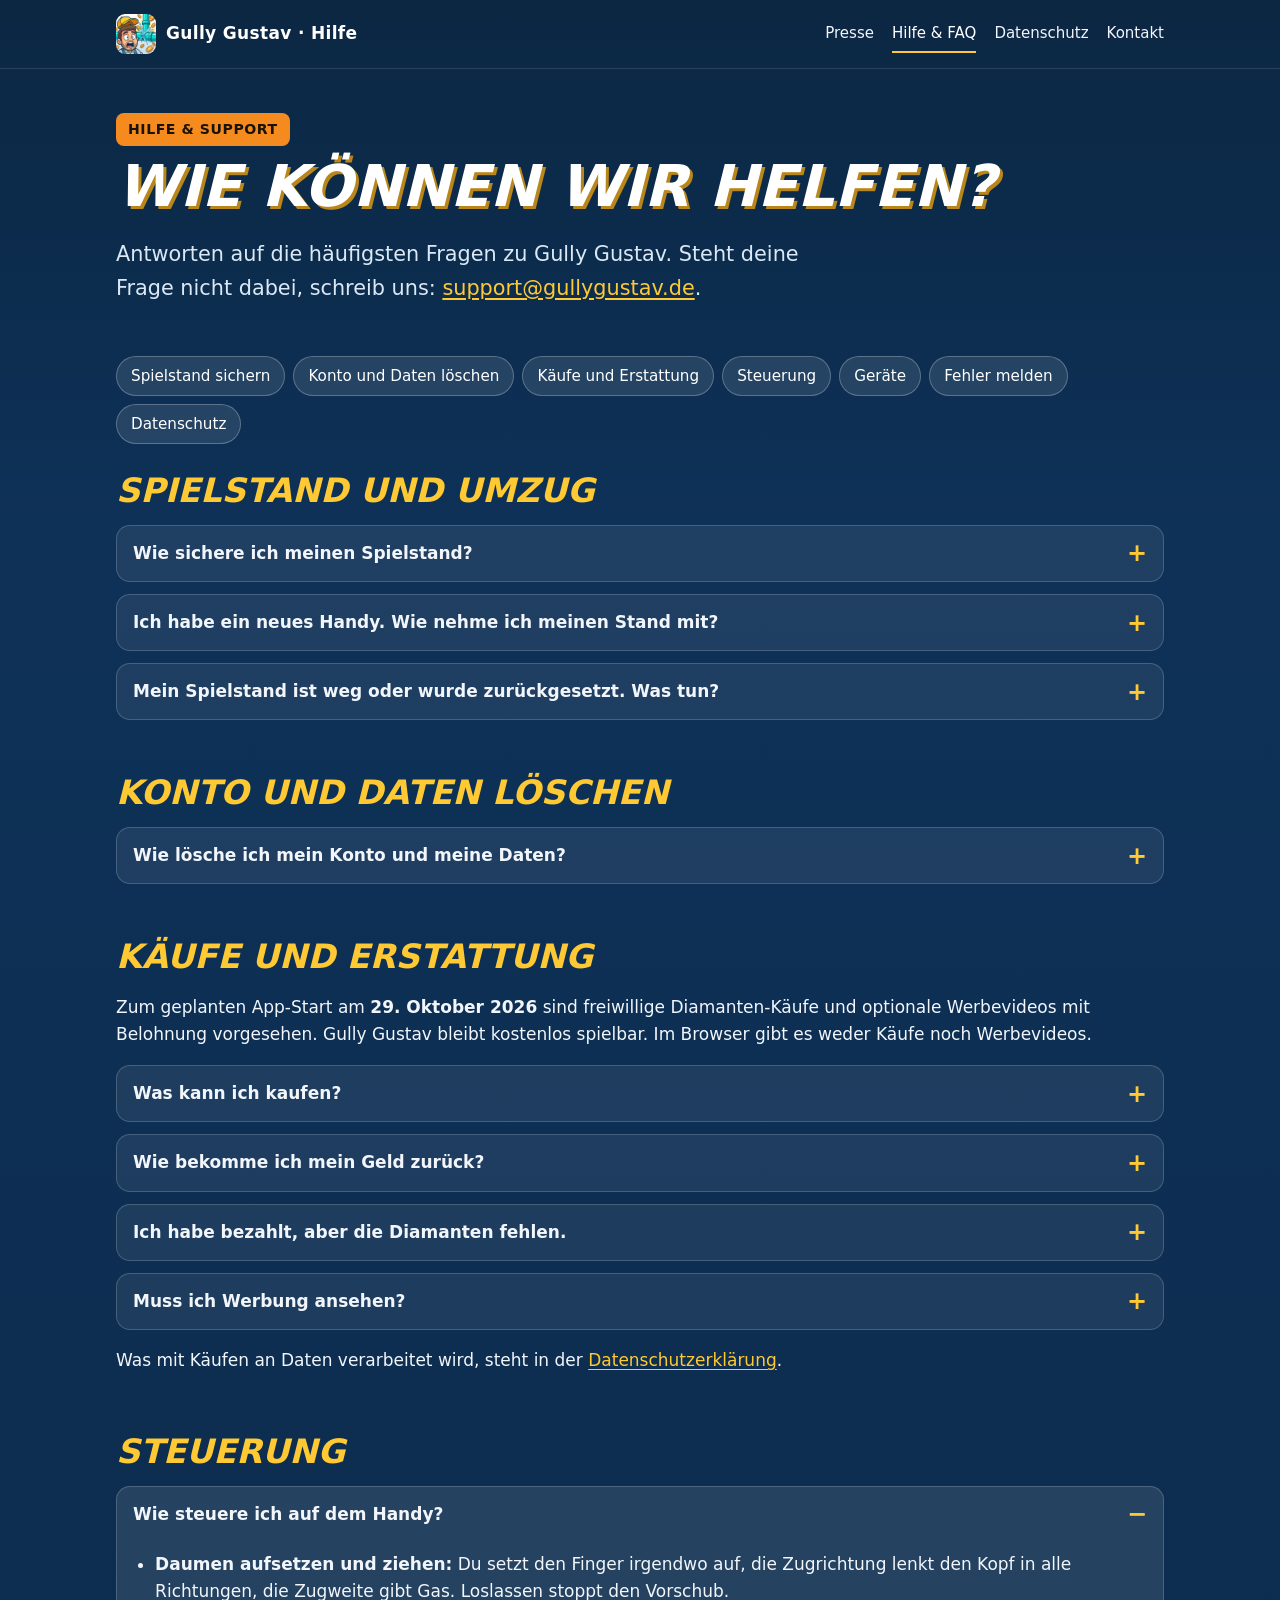
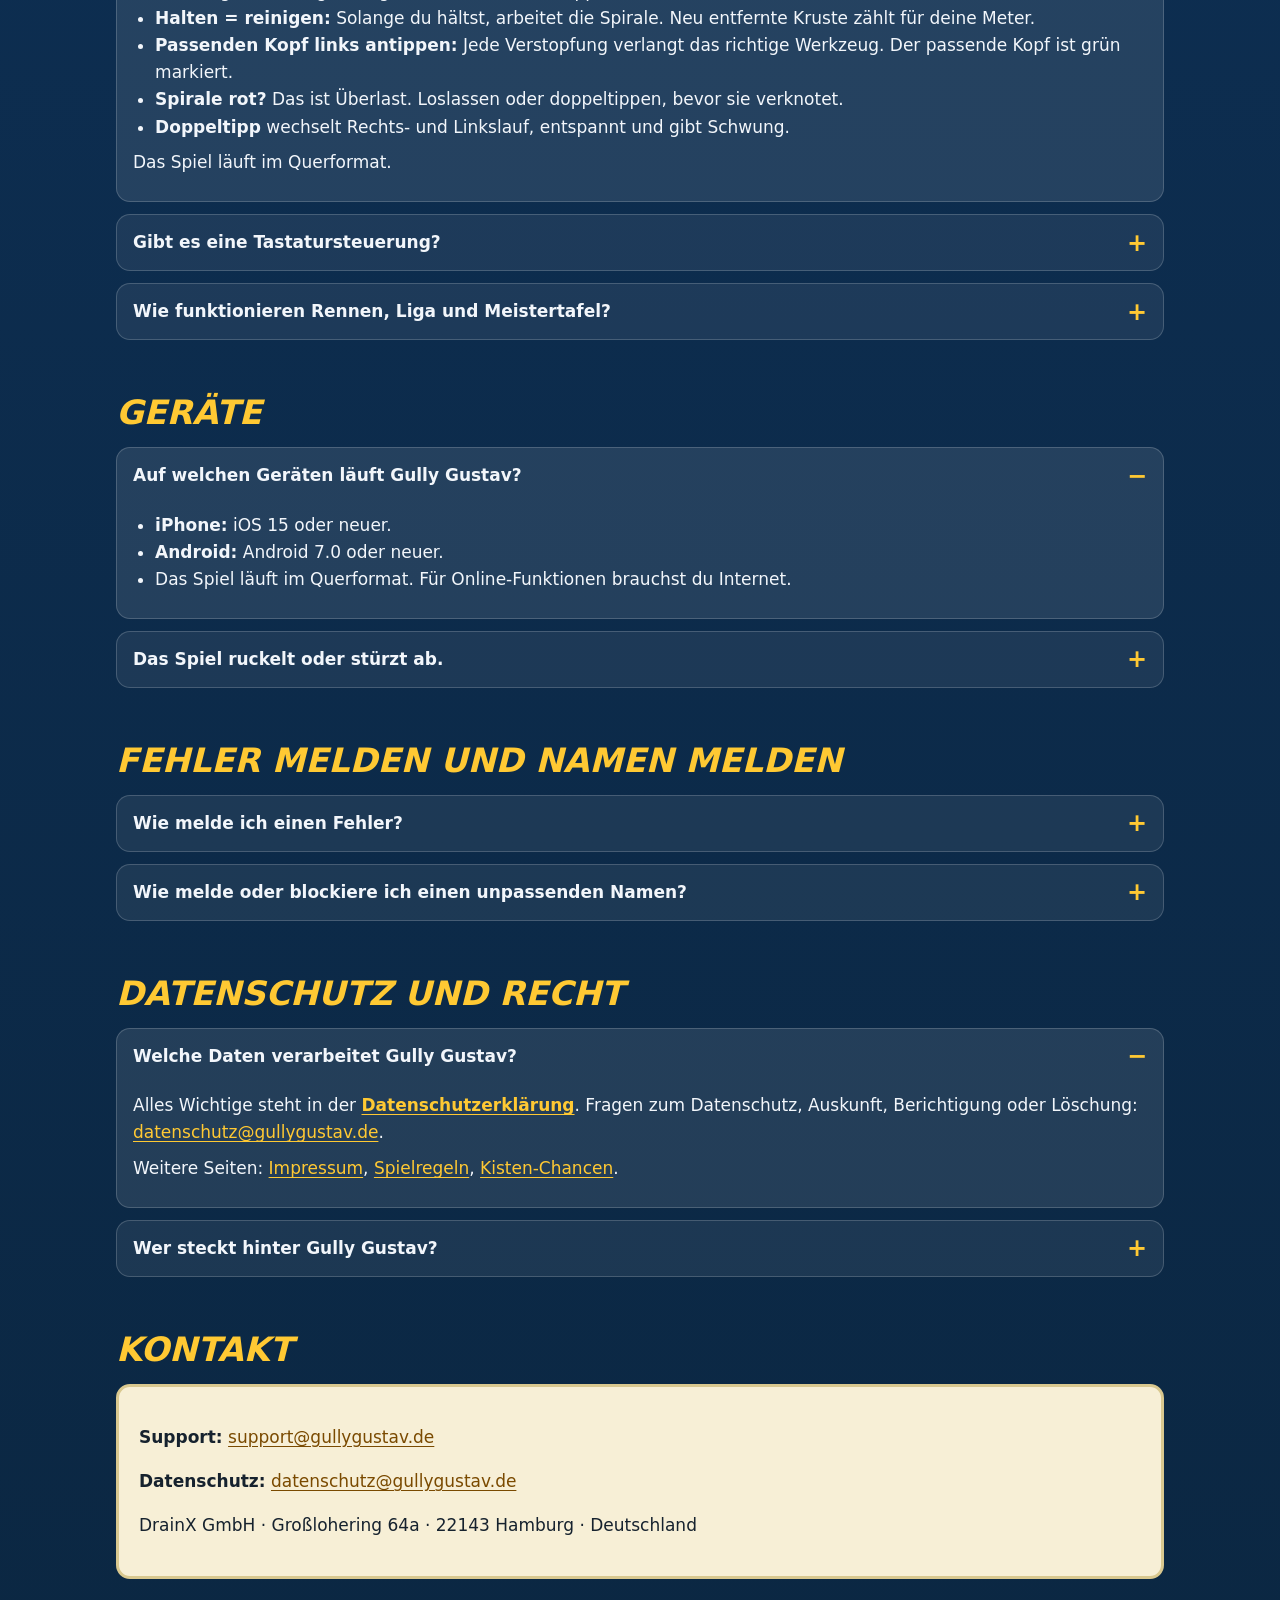
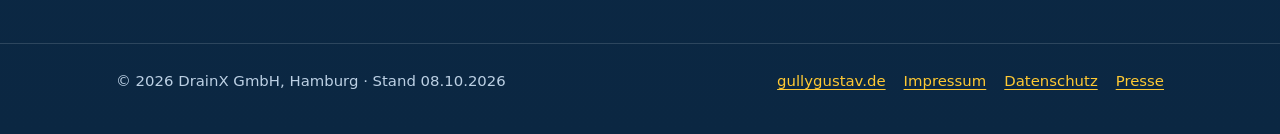
<file: support/index.html>
<!doctype html>
<html lang="de">
<head>
<meta charset="utf-8">
<meta name="viewport" content="width=device-width,initial-scale=1">
<title>Hilfe und FAQ Gully Gustav</title>
<meta name="description" content="Hilfe zu Gully Gustav: Spielstand sichern und umziehen, Konto und Daten löschen, Käufe und Erstattung, Steuerung, Geräte, Fehler melden, Datenschutz.">
<meta name="theme-color" content="#0b2742">
<link rel="icon" type="image/png" href="/presse/assets/vorschau/favicon-64.png">
<link rel="stylesheet" href="/presse/assets/seite.css">
</head>
<!-- data-kaeufe="geplant": angekuendigte Launch-Angebote; keine technische Aktivierung von Kaeufen oder Werbung. -->
<body data-kaeufe="geplant">
<a class="skip" href="#inhalt">Zum Inhalt</a>
<header class="kopf">
  <div class="huelle">
    <a class="marke" href="../"><img src="/presse/assets/vorschau/symbol-192.png" width="40" height="40" alt="">Gully Gustav · Hilfe</a>
    <nav class="haupt" aria-label="Seiten">
      <a href="../">Presse</a>
      <a href="./" aria-current="page">Hilfe &amp; FAQ</a>
      <a href="https://gullygustav.de/recht/#datenschutz" rel="noopener">Datenschutz</a>
      <a href="#kontakt">Kontakt</a>
    </nav>
  </div>
</header>

<main id="inhalt">
<div class="huelle">
  <div class="held" style="grid-template-columns:1fr">
    <div>
      <span class="etikett">Hilfe &amp; Support</span>
      <h1>Wie können wir helfen?</h1>
      <p class="lead">Antworten auf die häufigsten Fragen zu Gully Gustav. Steht deine Frage nicht dabei, schreib uns: <a href="mailto:support@gullygustav.de">support@gullygustav.de</a>.</p>
    </div>
  </div>

  <ul class="themen" aria-label="Themen">
    <li><a href="#spielstand">Spielstand sichern</a></li>
    <li><a href="#loeschen">Konto und Daten löschen</a></li>
    <li><a href="#kaeufe">Käufe und Erstattung</a></li>
    <li><a href="#steuerung">Steuerung</a></li>
    <li><a href="#geraete">Geräte</a></li>
    <li><a href="#fehler">Fehler melden</a></li>
    <li><a href="#datenschutz">Datenschutz</a></li>
  </ul>

  <section id="spielstand" style="padding-top:8px">
    <h2>Spielstand und Umzug</h2>
    <details id="sichern">
      <summary>Wie sichere ich meinen Spielstand?</summary>
      <div class="antwort">
        <p>Dein Fortschritt (Ausbau, Geld, Diamanten, Bestmarken, Einstellungen) liegt auf deinem Gerät. Du sicherst ihn mit einem Code:</p>
        <ol>
          <li>Im Spiel das <strong>Profil</strong> öffnen.</li>
          <li><strong>Werkzeugkiste sichern</strong> antippen, dann <strong>Code anzeigen</strong>.</li>
          <li><strong>Kopieren</strong> und den Code an einem sicheren Ort ablegen, zum Beispiel per Nachricht an dich selbst.</li>
        </ol>
        <p>Der Code geht nicht an uns. Wer ihn hat, kann den Stand einspielen – behandle ihn wie einen Schlüssel.</p>
      </div>
    </details>
    <details id="umzug">
      <summary>Ich habe ein neues Handy. Wie nehme ich meinen Stand mit?</summary>
      <div class="antwort">
        <ol>
          <li>Auf dem <strong>alten</strong> Gerät den Code wie oben anzeigen und kopieren.</li>
          <li>Gully Gustav auf dem <strong>neuen</strong> Gerät installieren und einmal starten.</li>
          <li>Profil → Werkzeugkiste sichern → Code in das Feld einfügen → <strong>Einspielen</strong>. Das Spiel fragt zur Sicherheit nach, denn der eingespielte Stand ersetzt den Stand auf dem Gerät vollständig.</li>
        </ol>
        <p>Ein automatischer Umzug über ein Konto oder die Cloud ist noch nicht verfügbar. Liga-Punkte und Rennbelohnungen hängen an der Geräte-Kennung (die letzten vier Zeichen siehst du im Profil). Ob sie auf dem neuen Gerät weiterlaufen, können wir nicht zusagen – schreib uns bei Fragen an <a href="mailto:support@gullygustav.de?subject=Umzug%20Gully%20Gustav">support@gullygustav.de</a>.</p>
      </div>
    </details>
    <details id="spielstand-weg">
      <summary>Mein Spielstand ist weg oder wurde zurückgesetzt. Was tun?</summary>
      <div class="antwort">
        <p><strong>Neustart zum App-Launch:</strong> Die Launchfassung setzt den Testfortschritt beim ersten Start am oder nach dem 29. Oktober 2026 einmalig auf null. Die Online-Ranglisten werden zum Stichtag zurückgesetzt. Einstellungen und Spielerkennung bleiben erhalten.</p>
        <p>Testfortschritt aus alten Sicherungscodes kann nach dem Stichtag nicht wieder eingespielt werden. Für spätere Spielstände gilt die normale Sicherung und Wiederherstellung.</p>
        <p>Der lokale Stand geht verloren, wenn du die App deinstallierst, die App-Daten löschst oder das Gerät zurücksetzt. Manche Systeme räumen den Speicher einer Anwendung außerdem nach längerer Nichtnutzung auf. Wenn du vorher einen Code gesichert hast, spiel ihn wie beim Umzug ein.</p>
        <p>Ohne Code können wir den Stand nicht wiederherstellen, weil wir ihn nicht auf unserem Server speichern. Sichere deshalb regelmäßig, vor allem vor Neuinstallationen und Gerätewechseln.</p>
      </div>
    </details>
  </section>

  <section id="loeschen" style="padding-top:8px">
    <h2>Konto und Daten löschen</h2>
    <details id="loeschen-wie">
      <summary>Wie lösche ich mein Konto und meine Daten?</summary>
      <div class="antwort">
        <p>Dafür gibt es drei Wege:</p>
        <ol>
          <li><strong>In der App oder im Spiel:</strong> Profil → <strong>Konto und Daten löschen</strong>, zweimal bestätigen. Der Server löscht dann Spielerkonto (Spitzname, E-Mail), Einträge in Meistertafel und Liga, Gutschriften, Rennräume, Werkstattpass mit Sondereditionen und Kroko-Jagd.</li>
          <li><strong>Ohne App:</strong> das Formular unter <a href="https://spiel.gullygustav.de/api/v1/gg/loeschen" rel="noopener">spiel.gullygustav.de/api/v1/gg/loeschen</a>. Wir löschen innerhalb von 30 Tagen alle Daten, die sich deinem Spitznamen und deiner Kennung zuordnen lassen.</li>
          <li><strong>Per E-Mail</strong> an <a href="mailto:datenschutz@gullygustav.de?subject=Daten%20l%C3%B6schen">datenschutz@gullygustav.de</a> mit Spitzname und, falls vorhanden, den letzten vier Zeichen deiner Geräte-Kennung.</li>
        </ol>
        <p><strong>Was bleibt:</strong> Der Spielstand auf deinem Gerät. Den löschst du selbst, indem du die App-Daten löschst oder die App deinstallierst. Aufbewahren müssen wir nur, was Pflicht ist: Belege zu Käufen (steuerliche Aufbewahrungspflicht) sowie Sperrlisten und Meldungen zum Schutz vor Missbrauch. Die Spielmessung kennt dich nicht.</p>
      </div>
    </details>
  </section>

  <section id="kaeufe" style="padding-top:8px">
    <h2>Käufe und Erstattung</h2>
    <p>Zum geplanten App-Start am <strong>29. Oktober 2026</strong> sind freiwillige Diamanten-Käufe und optionale Werbevideos mit Belohnung vorgesehen. Gully Gustav bleibt kostenlos spielbar. Im Browser gibt es weder Käufe noch Werbevideos.</p>
    <div class="kauf-hinweise">
      <details id="kaeufe-was">
        <summary>Was kann ich kaufen?</summary>
        <div class="antwort">
          <p>Diese Diamanten-Pakete sind zum App-Start geplant, nur für iPhone und Android. Die Euro-Preise gelten für Deutschland und Österreich; in der Schweiz gilt der angezeigte Store-Preis:</p>
          <ul>
            <li>60 Diamanten – 1,99 €</li>
            <li>170 Diamanten – 4,99 €</li>
            <li>400 Diamanten – 9,99 €</li>
            <li>1000 Diamanten – 19,99 €</li>
          </ul>
          <p>Mit Diamanten bekommst du Optik und Komfort. Sie geben keinen Vorteil in Rennen und Liga. Kisten kannst du nicht mit Echtgeld kaufen.</p>
        </div>
      </details>
      <details id="erstattung">
        <summary>Wie bekomme ich mein Geld zurück?</summary>
        <div class="antwort">
          <p>Verkäufer und Zahlungsabwickler sind Apple beziehungsweise Google. Wir erhalten keine Zahlungsdaten und können Käufe deshalb nicht selbst erstatten. Erstattungen und Widerruf laufen über den Store, in dem du gekauft hast:</p>
          <ul>
            <li><strong>iPhone:</strong> <a href="https://reportaproblem.apple.com" rel="noopener">reportaproblem.apple.com</a>, dort den Kauf auswählen und „Problem melden“ wählen. Hinweise von Apple: <a href="https://support.apple.com/de-de/118223" rel="noopener">support.apple.com/de-de/118223</a>.</li>
            <li><strong>Android:</strong> Hinweise von Google zur Erstattung: <a href="https://support.google.com/googleplay/answer/2479637" rel="noopener">support.google.com/googleplay/answer/2479637</a>.</li>
          </ul>
          <p>Ob eine Erstattung möglich ist, entscheidet der jeweilige Store nach seinen Bedingungen.</p>
        </div>
      </details>
      <details id="kauf-fehlt">
        <summary>Ich habe bezahlt, aber die Diamanten fehlen.</summary>
        <div class="antwort">
          <p>Die Gutschrift erfolgt, sobald unser Server den Kaufbeleg des Stores geprüft hat. Das braucht eine Internetverbindung.</p>
          <ol>
            <li>Mit Internet verbinden und die App neu starten.</li>
            <li>Im Shop kurz warten und den Diamantenstand prüfen.</li>
            <li>Fehlen sie weiter, schreib uns mit <strong>Bestellnummer</strong> (Apple: Beleg-E-Mail, Google: Bestell-ID) und Kaufdatum an <a href="mailto:support@gullygustav.de?subject=Kauf%20nicht%20gutgeschrieben">support@gullygustav.de</a>. Wir prüfen jeden Fall einzeln.</li>
          </ol>
        </div>
      </details>
      <details id="werbung">
        <summary>Muss ich Werbung ansehen?</summary>
        <div class="antwort">
          <p>Werbevideos sind freiwillig und nur in den Apps vorgesehen. Die Belohnung wird vor dem Video angezeigt. Schichten bleiben auch ohne Werbevideo spielbar.</p>
          <p>Vor der ersten Anzeigenanfrage fragt ein Einwilligungsdialog nach deiner Wahl. In der Launchfassung kannst du sie im Profil unter „Werbe-Einstellungen“ wieder ändern. Mehr dazu steht in der Datenschutzerklärung.</p>
        </div>
      </details>
      <p>Was mit Käufen an Daten verarbeitet wird, steht in der <a href="https://gullygustav.de/recht/#datenschutz" rel="noopener">Datenschutzerklärung</a>.</p>
    </div>
  </section>

  <section id="steuerung" style="padding-top:8px">
    <h2>Steuerung</h2>
    <details id="steuerung-touch" open>
      <summary>Wie steuere ich auf dem Handy?</summary>
      <div class="antwort">
        <ul>
          <li><strong>Daumen aufsetzen und ziehen:</strong> Du setzt den Finger irgendwo auf, die Zugrichtung lenkt den Kopf in alle Richtungen, die Zugweite gibt Gas. Loslassen stoppt den Vorschub.</li>
          <li><strong>Halten = reinigen:</strong> Solange du hältst, arbeitet die Spirale. Neu entfernte Kruste zählt für deine Meter.</li>
          <li><strong>Passenden Kopf links antippen:</strong> Jede Verstopfung verlangt das richtige Werkzeug. Der passende Kopf ist grün markiert.</li>
          <li><strong>Spirale rot?</strong> Das ist Überlast. Loslassen oder doppeltippen, bevor sie verknotet.</li>
          <li><strong>Doppeltipp</strong> wechselt Rechts- und Linkslauf, entspannt und gibt Schwung.</li>
        </ul>
        <p>Das Spiel läuft im Querformat.</p>
      </div>
    </details>
    <details id="steuerung-tastatur">
      <summary>Gibt es eine Tastatursteuerung?</summary>
      <div class="antwort">
        <p>Im Browser und auf Geräten mit Tastatur: <kbd>←</kbd> <kbd>↑</kbd> <kbd>↓</kbd> <kbd>→</kbd> oder <kbd>W</kbd> <kbd>A</kbd> <kbd>S</kbd> <kbd>D</kbd> lenken und geben Vollgas, <kbd>Leertaste</kbd> lässt die Spirale ohne Vorschub drehen, <kbd>1</kbd> bis <kbd>4</kbd> wechseln den Kopf.</p>
      </div>
    </details>
    <details id="rennen">
      <summary>Wie funktionieren Rennen, Liga und Meistertafel?</summary>
      <div class="antwort">
        <p>Im Rohr-Rennen fährst du live gegen bis zu sieben andere. Du kannst einen Raum aufmachen und Freunde per Link einladen oder offenen Räumen beitreten. Findet sich niemand, fährt die Kanalbande mit. Siege bringen Ligapunkte. Auf der Meistertafel trägst du deinen Betrieb ein und lädst Kolleginnen und Kollegen mit einem Code ein.</p>
        <p>Rennen, Liga und Meistertafel brauchen Internet und sind freiwillig. Deine Schichten fährst du auch offline.</p>
      </div>
    </details>
  </section>

  <section id="geraete" style="padding-top:8px">
    <h2>Geräte</h2>
    <details id="geraete-liste" open>
      <summary>Auf welchen Geräten läuft Gully Gustav?</summary>
      <div class="antwort">
        <ul>
          <li><strong>iPhone:</strong> iOS 15 oder neuer.</li>
          <li><strong>Android:</strong> Android 7.0 oder neuer.</li>
          <li>Das Spiel läuft im Querformat. Für Online-Funktionen brauchst du Internet.</li>
        </ul>
      </div>
    </details>
    <details id="geraete-ruckelt">
      <summary>Das Spiel ruckelt oder stürzt ab.</summary>
      <div class="antwort">
        <ol>
          <li>App ganz schließen und neu starten.</li>
          <li>Andere Apps im Hintergrund beenden und genug freien Speicher lassen.</li>
          <li>Auf die neueste Version von Gully Gustav und des Betriebssystems aktualisieren.</li>
          <li>Besteht das Problem weiter, melde es (siehe unten) mit Gerätemodell und Systemversion.</li>
        </ol>
      </div>
    </details>
  </section>

  <section id="fehler" style="padding-top:8px">
    <h2>Fehler melden und Namen melden</h2>
    <details id="fehler-melden">
      <summary>Wie melde ich einen Fehler?</summary>
      <div class="antwort">
        <p>Am schnellsten über „Fehler melden“ im Spiel. Dabei übertragen wir freiwillig deinen Text, die Punkte der letzten Schicht und eine kurze technische Zeile zum Gerät. Die Meldungen sind nirgends öffentlich und werden längstens 12 Monate aufbewahrt.</p>
        <p>Alternativ per E-Mail an <a href="mailto:support@gullygustav.de?subject=Fehler%20in%20Gully%20Gustav">support@gullygustav.de</a>. Hilfreich sind:</p>
        <ul>
          <li>Gerätemodell und Systemversion (iOS oder Android)</li>
          <li>Version des Spiels, zu finden im Store-Eintrag</li>
          <li>Was du getan hast, was passiert ist und was du erwartet hast</li>
          <li>Wenn möglich ein Screenshot</li>
        </ul>
      </div>
    </details>
    <details id="melden">
      <summary>Wie melde oder blockiere ich einen unpassenden Namen?</summary>
      <div class="antwort">
        <p>In der Meistertafel auf <strong>Melden</strong> tippen. Wen du blockierst, merkt sich nur dein Gerät. Gemeldete Namen prüfen wir und entfernen sie bei Verstößen gegen die Spielregeln. Du erreichst uns zusätzlich unter <a href="mailto:support@gullygustav.de?subject=Meldung">support@gullygustav.de</a>.</p>
      </div>
    </details>
  </section>

  <section id="datenschutz" style="padding-top:8px">
    <h2>Datenschutz und Recht</h2>
    <details id="datenschutz-link" open>
      <summary>Welche Daten verarbeitet Gully Gustav?</summary>
      <div class="antwort">
        <p>Alles Wichtige steht in der <a href="https://gullygustav.de/recht/#datenschutz" rel="noopener"><strong>Datenschutzerklärung</strong></a>. Fragen zum Datenschutz, Auskunft, Berichtigung oder Löschung: <a href="mailto:datenschutz@gullygustav.de">datenschutz@gullygustav.de</a>.</p>
        <p>Weitere Seiten: <a href="https://gullygustav.de/recht/#impressum" rel="noopener">Impressum</a>, <a href="https://gullygustav.de/recht/#regeln" rel="noopener">Spielregeln</a>, <a href="https://gullygustav.de/recht/#kisten" rel="noopener">Kisten-Chancen</a>.</p>
      </div>
    </details>
    <details id="wer">
      <summary>Wer steckt hinter Gully Gustav?</summary>
      <div class="antwort">
        <p>Die DrainX GmbH aus Hamburg, ein echter Rohrreinigungsbetrieb. Jede Mechanik im Spiel hat ein Vorbild im Einsatzalltag. Presse-Informationen: <a href="../">Pressemappe</a>.</p>
      </div>
    </details>
  </section>

  <section id="kontakt" style="padding-top:8px">
    <h2>Kontakt</h2>
    <div class="karte">
      <p><strong>Support:</strong> <a href="mailto:support@gullygustav.de">support@gullygustav.de</a></p>
      <p><strong>Datenschutz:</strong> <a href="mailto:datenschutz@gullygustav.de">datenschutz@gullygustav.de</a></p>
      <p>DrainX GmbH · Großlohering 64a · 22143 Hamburg · Deutschland</p>
          </div>
  </section>
</div>
</main>

<footer class="fuss">
  <div class="huelle">
    <span>© 2026 DrainX GmbH, Hamburg · Stand 08.10.2026</span>
    <ul>
      <li><a href="https://gullygustav.de/" rel="noopener">gullygustav.de</a></li>
      <li><a href="https://gullygustav.de/recht/#impressum" rel="noopener">Impressum</a></li>
      <li><a href="https://gullygustav.de/recht/#datenschutz" rel="noopener">Datenschutz</a></li>
      <li><a href="../">Presse</a></li>
    </ul>
  </div>
</footer>
</body>
</html>
</file>
<file: presse/assets/seite.css>
/* Gully Gustav - Presse & Support. Statisch, ohne Skripte, ohne externe Ressourcen. */
:root{
  --nacht:#0b2742; --tief:#123a63; --karte:#f7efd6; --karte-rand:#d9c88f;
  --gold:#ffc933; --orange:#f58a1f; --text:#f2f6fb; --dunkel:#16222e; --wasser:#38b6c9;
  --max:1080px; --rad:14px;
}
*{box-sizing:border-box}
html{scroll-behavior:smooth;-webkit-text-size-adjust:100%}
body{margin:0;background:var(--nacht);background-image:linear-gradient(180deg,#0b2742 0,#0e3158 520px,#0b2742 100%);
  color:var(--text);font:17px/1.6 system-ui,-apple-system,"Segoe UI",Roboto,Helvetica,Arial,sans-serif;min-height:100vh}
img,video{max-width:100%;height:auto;display:block}
a{color:var(--gold);text-underline-offset:3px}
a:hover{color:#fff}
:focus-visible{outline:3px solid var(--gold);outline-offset:3px;border-radius:4px}
.huelle{max-width:var(--max);margin:0 auto;padding:0 16px}
.skip{position:absolute;left:-999px;top:0;background:var(--gold);color:#000;padding:8px 12px;z-index:9}
.skip:focus{left:8px;top:8px}
header.kopf{padding:14px 0;border-bottom:1px solid rgba(255,255,255,.12)}
header.kopf .huelle{display:flex;flex-wrap:wrap;gap:10px 22px;align-items:center;justify-content:space-between}
.marke{display:flex;align-items:center;gap:10px;color:#fff;text-decoration:none;font-weight:800;letter-spacing:.02em}
.marke img{width:40px;height:40px;border-radius:9px}
nav.haupt{display:flex;flex-wrap:wrap;gap:6px 18px;font-size:15px}
nav.haupt a{color:var(--text);text-decoration:none;padding:6px 0;border-bottom:2px solid transparent}
nav.haupt a:hover,nav.haupt a[aria-current]{border-color:var(--gold);color:#fff}
.held{padding:44px 0 30px;display:grid;gap:26px;grid-template-columns:1fr;align-items:center}
.held h1{font:900 clamp(2rem,6.5vw,3.6rem)/1.05 "Arial Black",Impact,system-ui,sans-serif;margin:.2em 0;font-style:italic;color:#fff;
  text-shadow:3px 3px 0 #b8861b;text-transform:uppercase;letter-spacing:.005em}
.held .lead{font-size:clamp(1.05rem,2.6vw,1.3rem);max-width:34em;color:#dbe8f5}
.held img.logo{width:min(380px,80%)}
.etikett{display:inline-block;background:var(--orange);color:#1b1206;font-weight:800;border-radius:8px;padding:5px 12px;font-size:.88rem;letter-spacing:.04em;text-transform:uppercase}
.knopfreihe{display:flex;flex-wrap:wrap;gap:12px;margin:18px 0 0}
.knopf{display:inline-block;background:var(--gold);color:#1b1206;font-weight:800;text-decoration:none;border-radius:10px;padding:12px 18px;border:2px solid #1b1206;box-shadow:0 3px 0 #1b1206}
.knopf:hover{color:#1b1206;background:#ffd95e}
.knopf.aus{background:transparent;color:#cfe0f1;border:2px dashed rgba(255,255,255,.4);box-shadow:none;font-weight:600}
.knopf.zweit{background:transparent;color:#fff;border-color:rgba(255,255,255,.6);box-shadow:none}
section{padding:34px 0}
section>.huelle>h2,section h2{font:900 clamp(1.5rem,4.4vw,2.1rem)/1.15 "Arial Black",Impact,system-ui,sans-serif;font-style:italic;text-transform:uppercase;color:var(--gold);margin:0 0 14px}
section h3{margin:1.2em 0 .3em;font-size:1.1rem;color:#fff}
.karte{background:var(--karte);color:var(--dunkel);border:3px solid var(--karte-rand);border-radius:var(--rad);padding:20px}
.karte a{color:#7a4a00}
.karte a:hover{color:#000}
.raster{display:grid;gap:16px;grid-template-columns:1fr}
.fakten{display:grid;grid-template-columns:1fr;gap:0;margin:0}
.fakten div{display:grid;grid-template-columns:1fr;padding:10px 0;border-bottom:1px solid rgba(22,34,46,.18)}
.fakten dt{font-weight:800;font-size:.85rem;letter-spacing:.05em;text-transform:uppercase;color:#6a4b00}
.fakten dd{margin:0}
.merkmal{background:rgba(255,255,255,.07);border:1px solid rgba(255,255,255,.16);border-radius:var(--rad);padding:16px}
.merkmal h3{margin:0 0 6px;color:var(--gold)}
.merkmal p{margin:0}
.galerie{display:grid;gap:18px;grid-template-columns:1fr}
.galerie figure{margin:0;background:rgba(255,255,255,.07);border:1px solid rgba(255,255,255,.16);border-radius:var(--rad);overflow:hidden}
.galerie figcaption{padding:12px 14px;font-size:.95rem}
.galerie figcaption strong{display:block;color:#fff}
.galerie .dl{display:inline-block;margin-top:6px;font-size:.9rem}
.logos{display:grid;gap:16px;grid-template-columns:1fr}
.logos figure{margin:0;border-radius:var(--rad);padding:18px;display:flex;flex-direction:column;gap:10px;align-items:flex-start}
.logos .hell{background:#e8eef5;color:var(--dunkel)}
.logos .dunkel{background:#0a1d31;color:var(--text);border:1px solid rgba(255,255,255,.2)}
.logos img{max-height:150px;width:auto;border-radius:10px}
.logos .hell a{color:#7a4a00}
video{width:100%;border-radius:var(--rad);background:#000}
.zitat{border-left:5px solid var(--gold);padding:4px 0 4px 16px;font-size:1.15rem;font-style:italic;margin:18px 0}
.hinweis{background:rgba(255,201,51,.12);border:1px solid rgba(255,201,51,.5);border-radius:var(--rad);padding:14px 16px}
details{background:rgba(255,255,255,.07);border:1px solid rgba(255,255,255,.18);border-radius:var(--rad);margin:0 0 12px}
details[open]{background:rgba(255,255,255,.1)}
summary{cursor:pointer;padding:14px 16px;font-weight:700;list-style:none;display:flex;gap:10px;justify-content:space-between;align-items:center;min-height:48px}
summary::-webkit-details-marker{display:none}
summary::after{content:"+";font-size:1.5rem;line-height:1;color:var(--gold);flex:none}
details[open] summary::after{content:"\2212"}
details .antwort{padding:0 16px 16px}
details .antwort p{margin:.5em 0}
details .antwort ol,details .antwort ul{padding-left:1.3em;margin:.5em 0}
code,kbd{background:rgba(0,0,0,.28);border-radius:5px;padding:1px 6px;font-size:.92em}
.themen{display:flex;flex-wrap:wrap;gap:8px;margin:0 0 20px;padding:0;list-style:none}
.themen a{display:inline-block;background:rgba(255,255,255,.1);border:1px solid rgba(255,255,255,.25);border-radius:999px;padding:7px 14px;text-decoration:none;color:#fff;font-size:.95rem}
.themen a:hover{background:var(--gold);color:#1b1206}
/* Kaeufe-Schalter: <body data-kaeufe="aus"> (Start ohne Kaeufe) oder "an" (Diamanten-Kauf aktiv) */
body[data-kaeufe="aus"] .nur-kaeufe{display:none!important}
body[data-kaeufe="an"] .ohne-kaeufe{display:none!important}
footer.fuss{margin-top:30px;padding:26px 0 40px;border-top:1px solid rgba(255,255,255,.14);font-size:.93rem;color:#bcd0e4}
footer.fuss .huelle{display:flex;flex-wrap:wrap;gap:10px 24px;justify-content:space-between}
footer.fuss ul{list-style:none;margin:0;padding:0;display:flex;flex-wrap:wrap;gap:6px 18px}
@media (min-width:640px){
  .raster.zwei,.galerie,.logos{grid-template-columns:1fr 1fr}
  .raster.drei{grid-template-columns:1fr 1fr}
  .fakten div{grid-template-columns:220px 1fr;gap:16px}
}
@media (min-width:900px){
  .held{grid-template-columns:1.25fr 1fr}
  .raster.drei{grid-template-columns:repeat(3,1fr)}
  .logos{grid-template-columns:repeat(3,1fr)}
}
@media (prefers-reduced-motion:reduce){html{scroll-behavior:auto}}
@media print{
  body{background:#fff;color:#000;font-size:11pt}
  a{color:#000}
  header.kopf nav,.knopfreihe,video,.skip{display:none}
  .karte,.merkmal,details{border:1px solid #888;background:#fff;color:#000}
  details .antwort{display:block}
  section>.huelle>h2,section h2,.held h1{color:#000;text-shadow:none}
}
</file>
